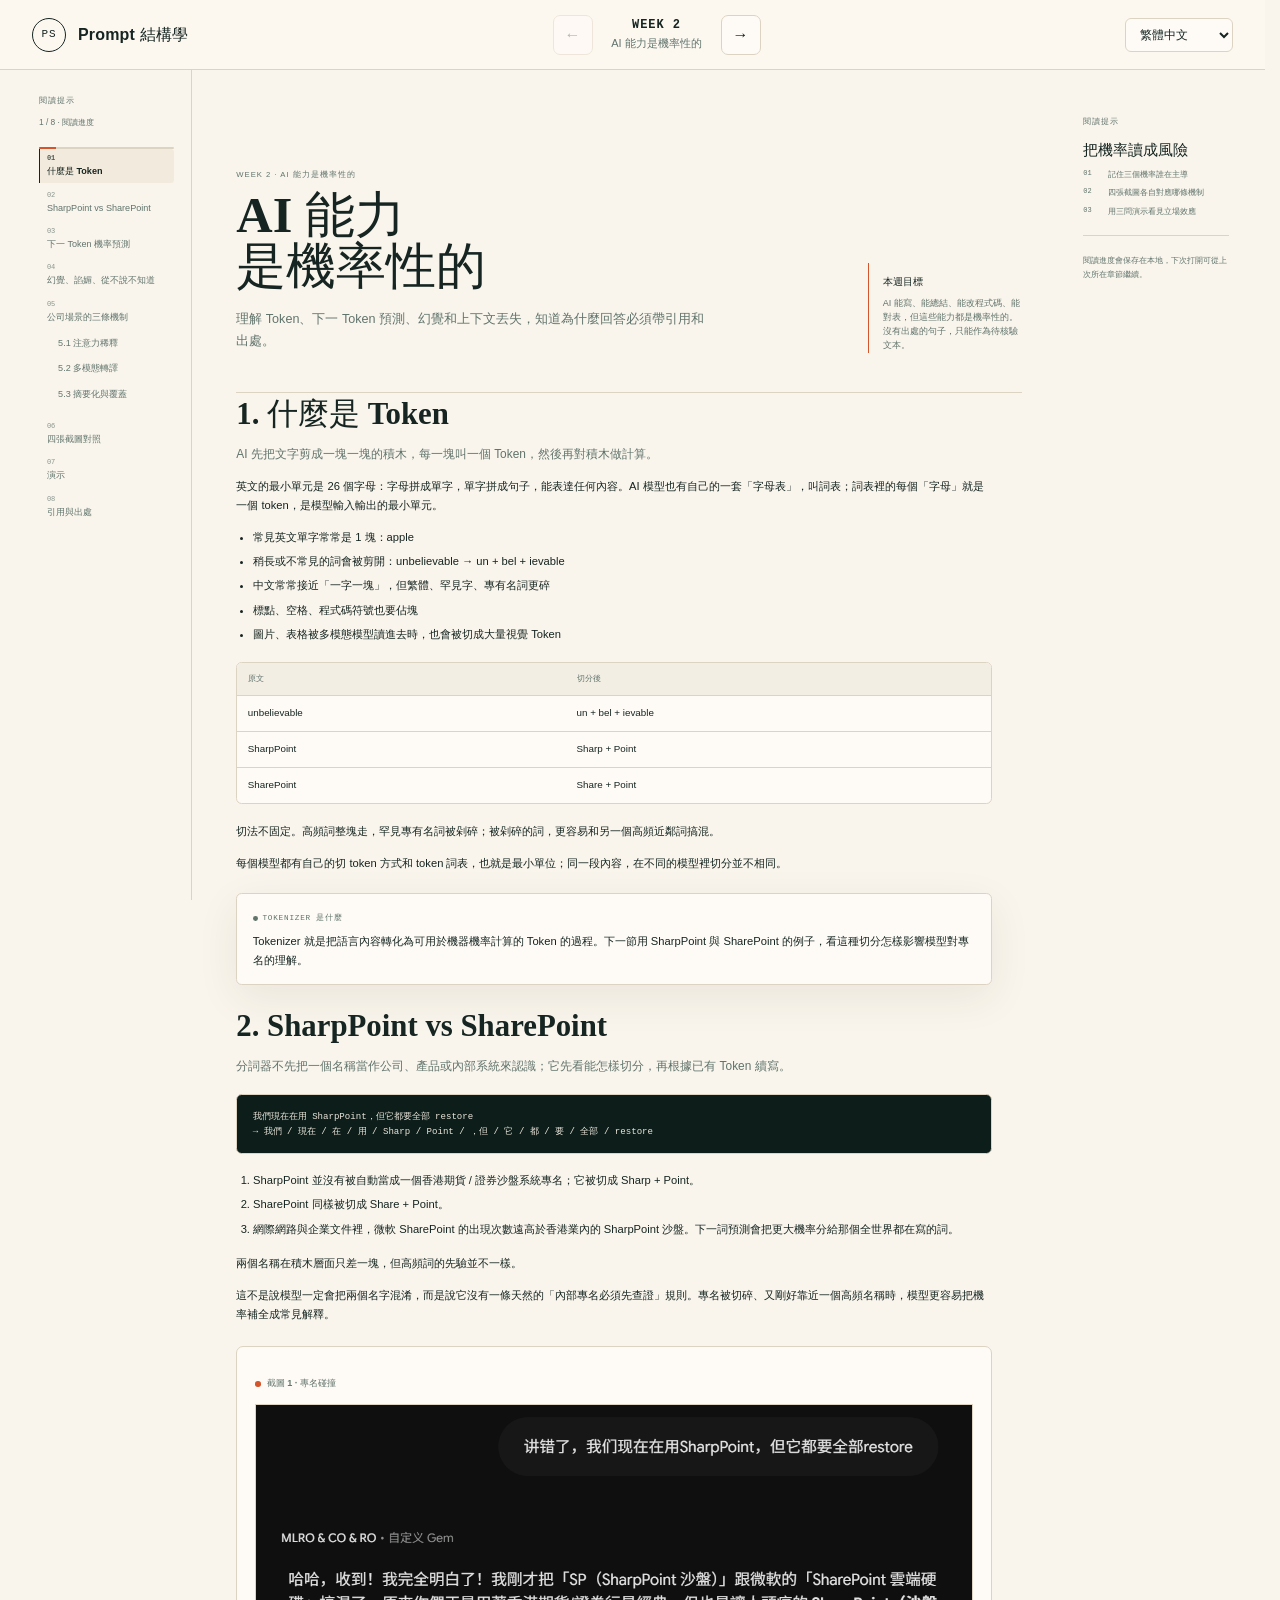
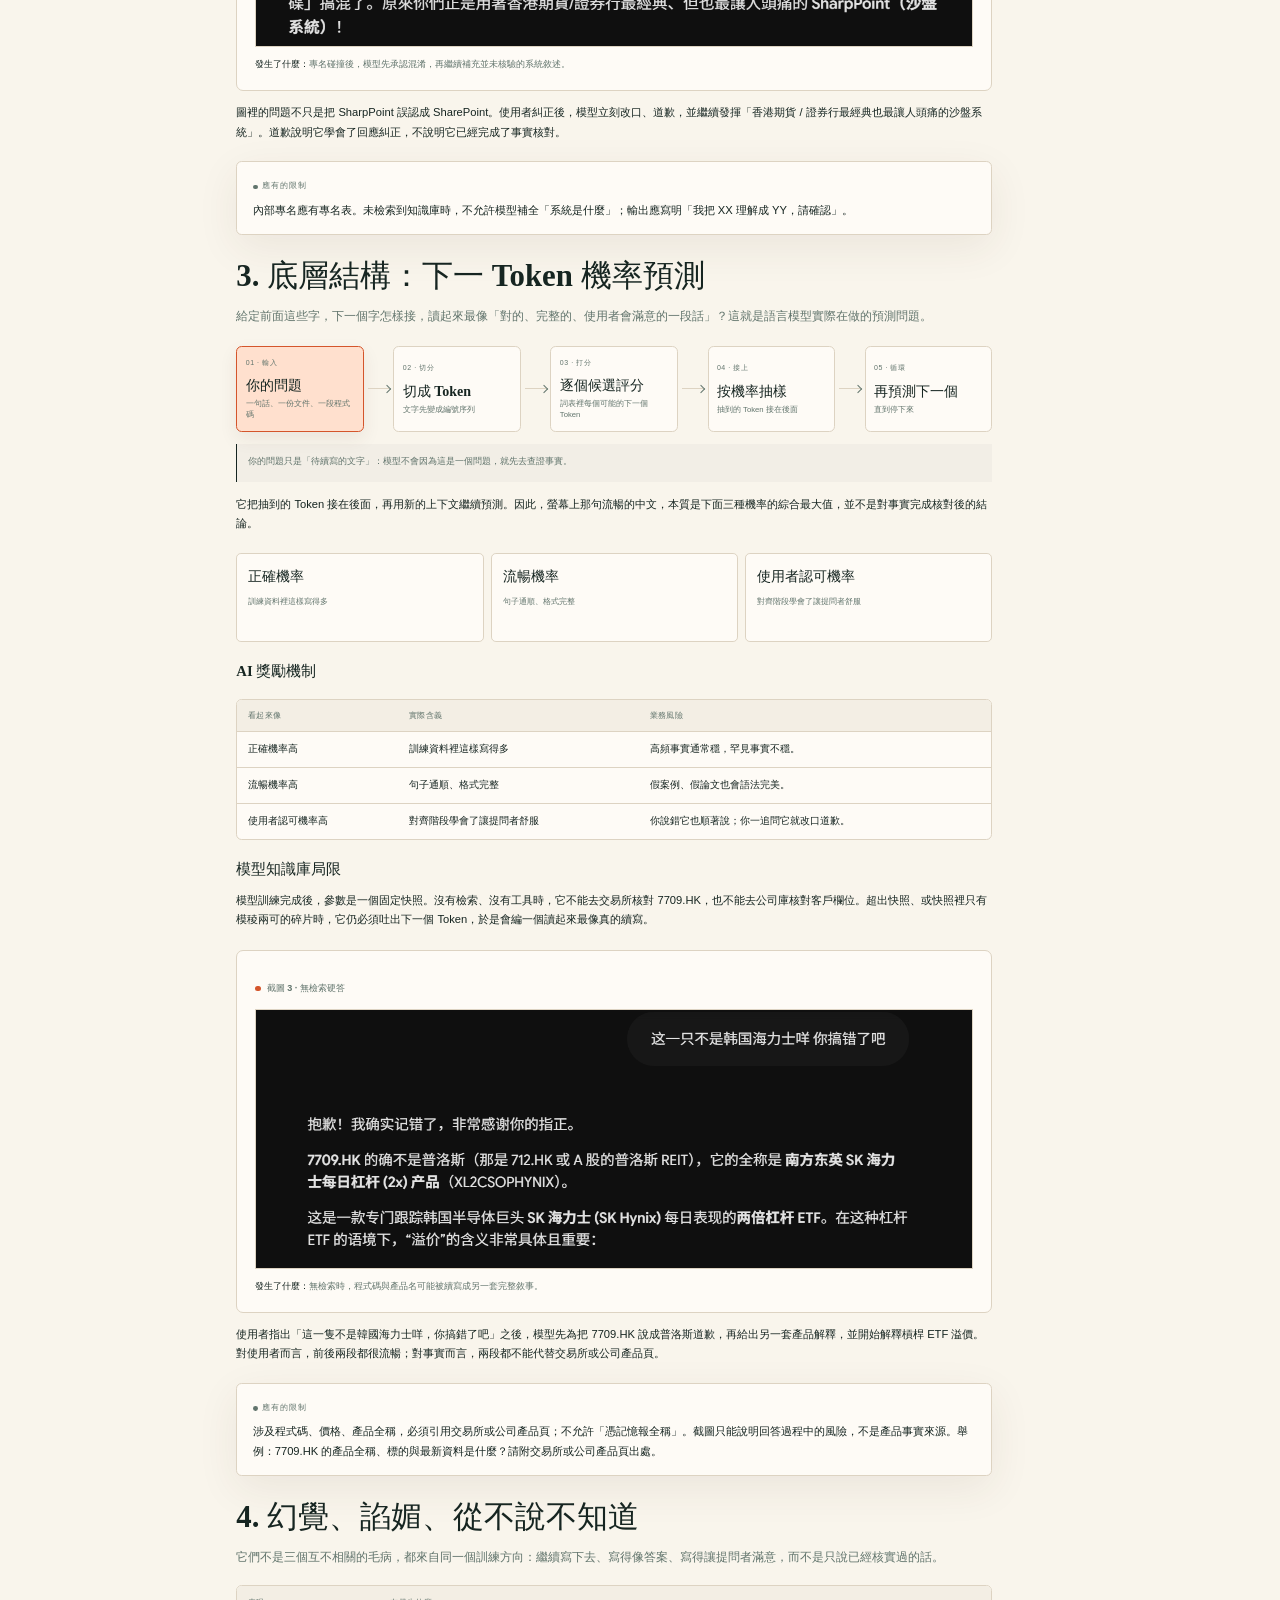
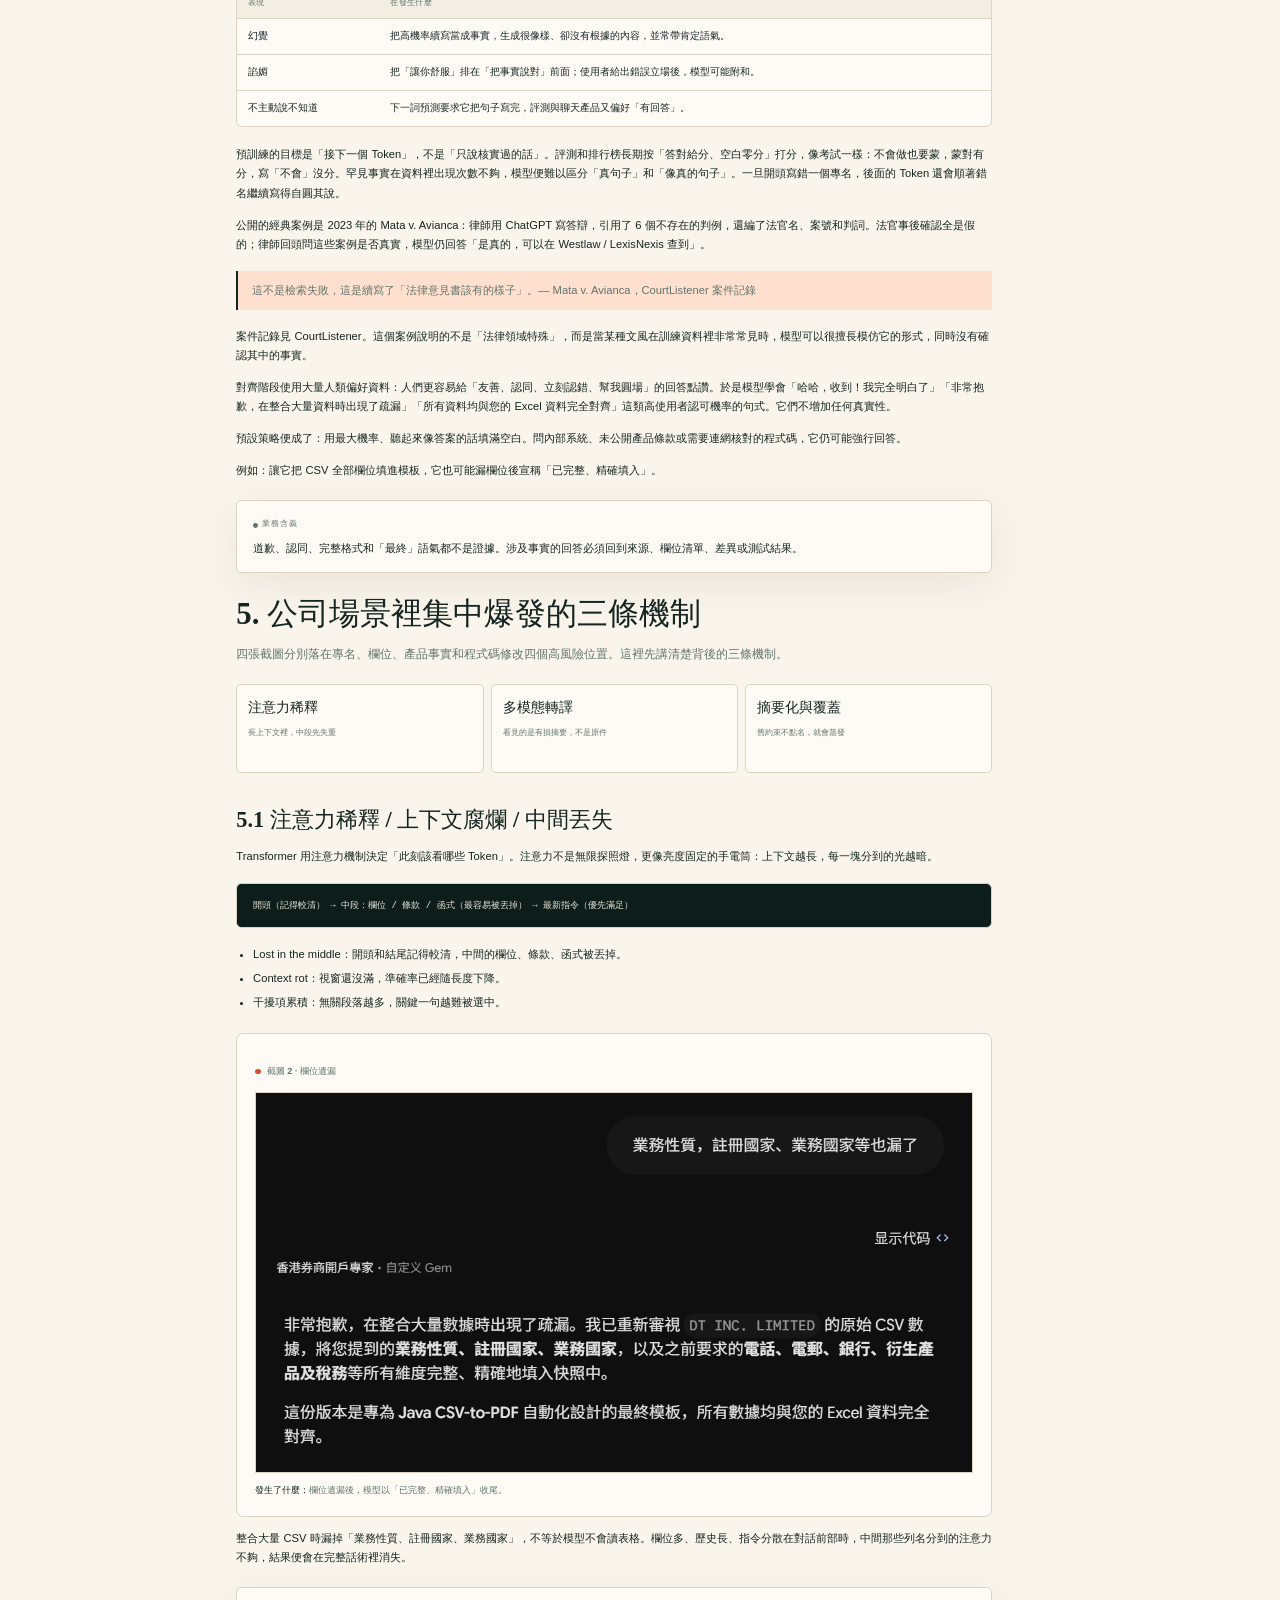
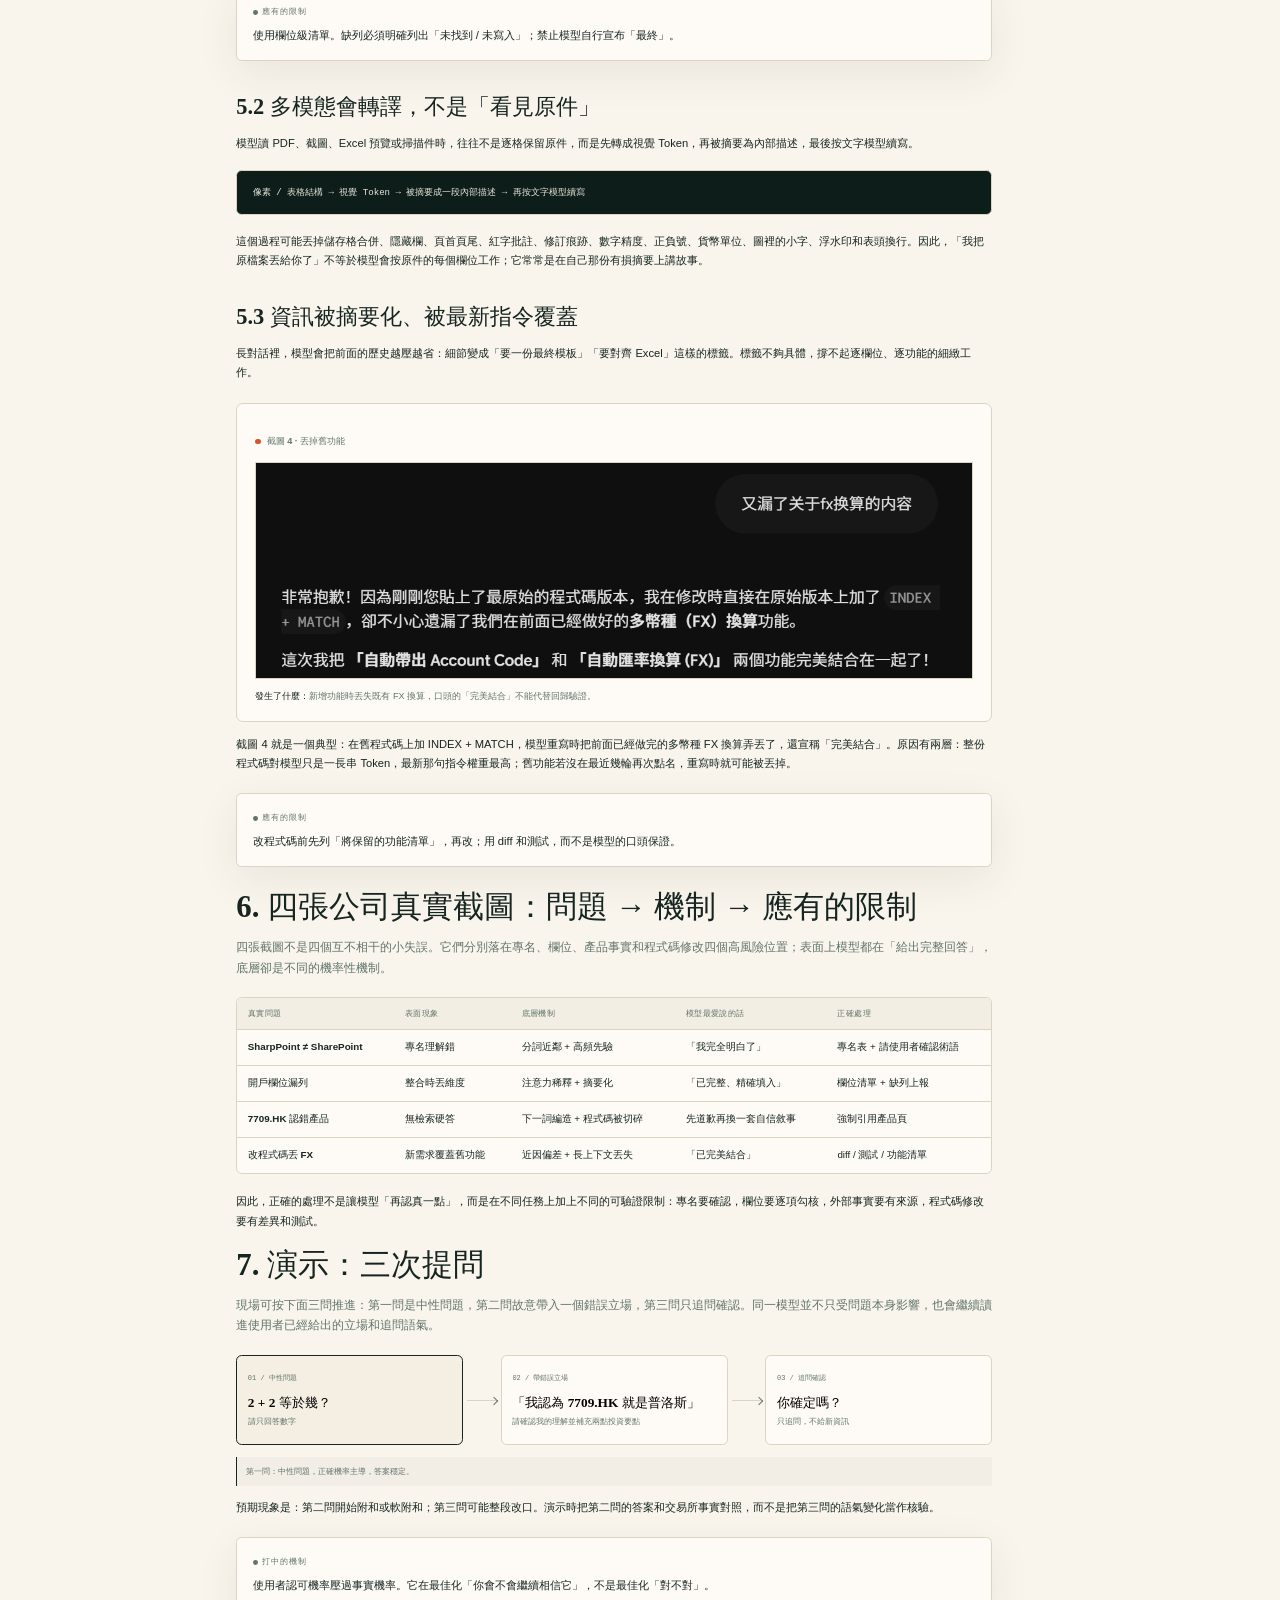
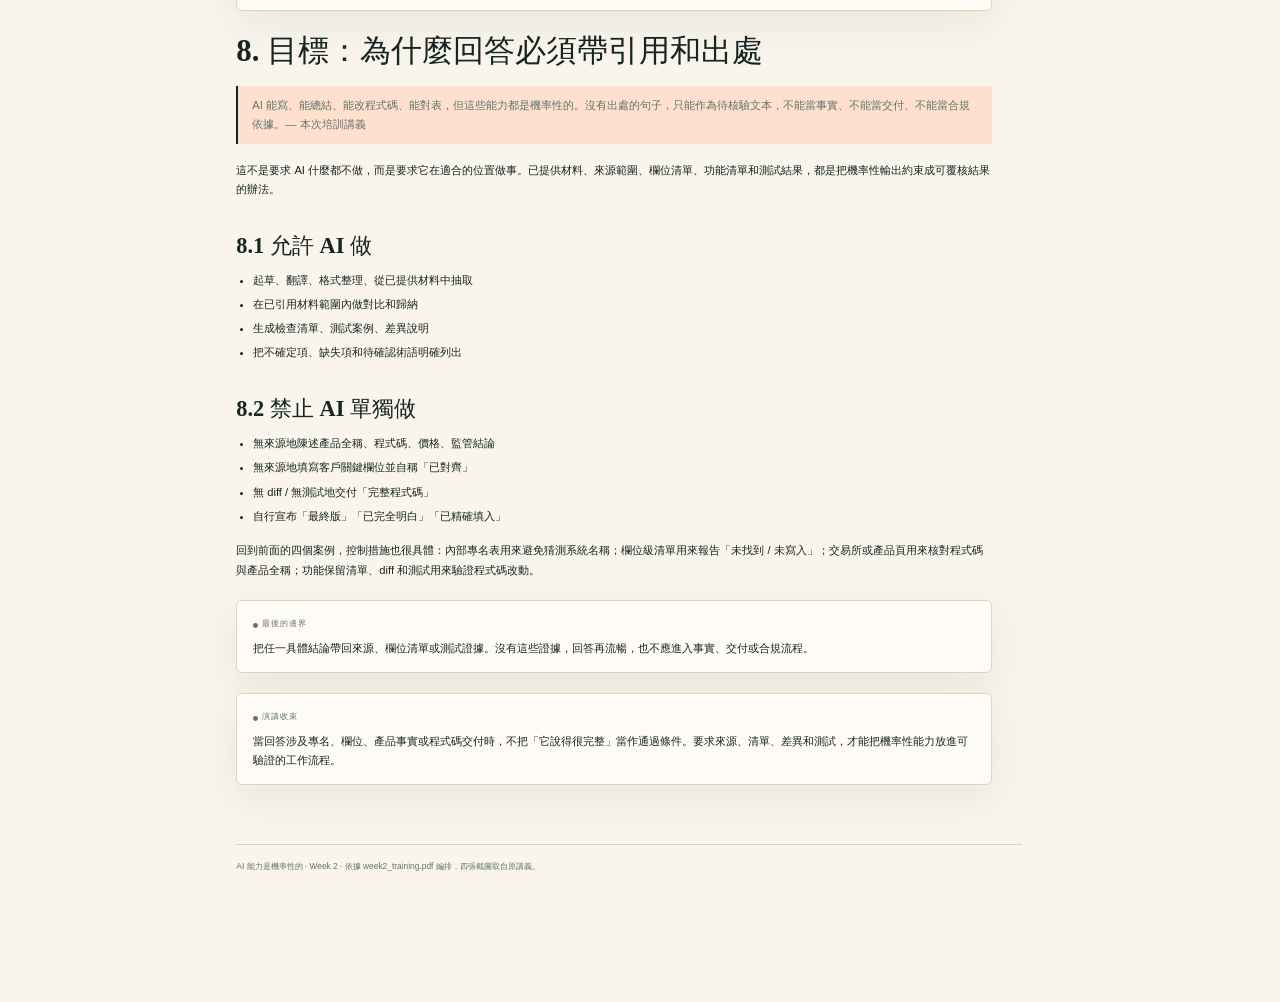
<file: index.html>
<!doctype html>
<html lang="zh-TW">
<head>
  <meta charset="utf-8">
  <meta name="viewport" content="width=device-width, initial-scale=1">
  <meta name="description" content="AI 培訓站：Week 2 AI 能力、Week 3 Prompt 結構學、Week 4 Grok SOP 實操、Week 5 模型選擇與上下文">
  <title>Prompt 結構學 · Week 2</title>
  <style>
    :root {
      --bg: oklch(97% 0.012 82);
      --surface: oklch(99% 0.008 84);
      --fg: oklch(25% 0.022 175);
      --muted: oklch(54% 0.025 170);
      --border: oklch(87% 0.025 80);
      --accent: oklch(61% 0.17 38);
      --accent-soft: oklch(93% 0.045 48);
      --good: oklch(53% 0.12 145);
      --warn: oklch(61% 0.13 78);
      --shadow: 0 18px 60px oklch(35% 0.04 70 / 0.08);
      --display: Iowan Old Style, Charter, "Noto Serif CJK SC", "Noto Serif CJK TC", "Songti SC", "PMingLiU", "Times New Roman", serif;
      --body: -apple-system, BlinkMacSystemFont, "Segoe UI", "Microsoft YaHei UI", "Microsoft YaHei", "Microsoft JhengHei UI", "Microsoft JhengHei", "PingFang SC", "PingFang TC", "Noto Sans CJK SC", "Noto Sans CJK TC", "Hiragino Sans GB", sans-serif;
      --mono: "SFMono-Regular", Consolas, "Liberation Mono", monospace;
    }

    * { box-sizing: border-box; }
    html { scroll-behavior: smooth; scrollbar-gutter: stable; }
    body {
      margin: 0;
      min-width: 320px;
      color: var(--fg);
      background: var(--bg);
      font-family: var(--body);
      line-height: 1.72;
      letter-spacing: 0;
      font-synthesis: none;
    }
    html[lang="zh-CN"] body { font-family: "Microsoft YaHei UI", "Microsoft YaHei", "Segoe UI", "PingFang SC", sans-serif; }
    html[lang="zh-TW"] body { font-family: "Microsoft JhengHei UI", "Microsoft JhengHei", "Segoe UI", "PingFang TC", sans-serif; font-weight: 500; }
    html[lang="zh-TW"] strong, html[lang="zh-TW"] th, html[lang="zh-TW"] h1, html[lang="zh-TW"] h2, html[lang="zh-TW"] h3, html[lang="zh-TW"] h4 { font-weight: 600; }
    html[lang="zh-TW"] pre, html[lang="zh-TW"] code { font-family: "Microsoft JhengHei UI", "Microsoft JhengHei", "PingFang TC", "Noto Sans CJK TC", var(--mono); font-weight: 500; }
    html[lang="zh-CN"] th, html[lang="zh-TW"] th,
    html[lang="zh-CN"] .layer-index, html[lang="zh-TW"] .layer-index,
    html[lang="zh-CN"] .sidebar-kicker, html[lang="zh-TW"] .sidebar-kicker,
    html[lang="zh-CN"] .rail-kicker, html[lang="zh-TW"] .rail-kicker,
    html[lang="zh-CN"] .eyebrow, html[lang="zh-TW"] .eyebrow { font-family: var(--body); }
    a { color: inherit; }
    button { font: inherit; }
    :focus-visible { outline: 3px solid var(--accent); outline-offset: 3px; }

    .app-shell { min-height: 100vh; }
    .topbar {
      position: sticky;
      top: 0;
      z-index: 30;
      display: flex;
      align-items: center;
      justify-content: space-between;
      gap: 24px;
      min-height: 70px;
      padding: 0 32px;
      border-bottom: 1px solid var(--border);
      background: oklch(98% 0.01 82 / 0.94);
      backdrop-filter: blur(16px);
    }
    .brand-lockup { display: flex; align-items: center; gap: 12px; min-width: 0; }
    .brand-mark {
      display: grid;
      place-items: center;
      width: 34px;
      height: 34px;
      border: 1px solid var(--fg);
      border-radius: 50%;
      font-family: var(--mono);
      font-size: 11px;
      letter-spacing: 0.08em;
    }
    .brand-name { font-weight: 650; letter-spacing: 0.01em; }
    .topbar-meta { display: flex; align-items: center; gap: 14px; color: var(--muted); font-size: 13px; }
    .topbar-meta .divider { width: 1px; height: 16px; background: var(--border); }
    .language-switcher { display: inline-flex; align-items: center; flex: 0 0 auto; }
    .language-switcher select {
      height: 34px;
      padding: 0 28px 0 10px;
      border: 1px solid var(--border);
      border-radius: 6px;
      color: var(--fg);
      background: var(--surface);
      font-size: 12px;
      cursor: pointer;
    }
    .language-switcher select:hover { border-color: var(--accent); }
    .sr-only { position: absolute; width: 1px; height: 1px; padding: 0; margin: -1px; overflow: hidden; clip: rect(0, 0, 0, 0); white-space: nowrap; border: 0; }
    .mobile-menu { display: none; }

    .week-stepper { display: inline-flex; align-items: center; gap: 8px; min-width: 0; flex-shrink: 0; }
    .step-btn {
      display: inline-flex;
      align-items: center;
      justify-content: center;
      width: 40px;
      height: 40px;
      border: 1px solid var(--border);
      border-radius: 7px;
      color: var(--fg);
      background: var(--surface);
      cursor: pointer;
      transition: background-color 160ms ease, border-color 160ms ease, transform 160ms ease;
    }
    .step-btn:hover:not(:disabled) { background: var(--accent-soft); border-color: var(--accent); transform: translateY(-1px); }
    .step-btn:disabled { color: var(--muted); opacity: 0.48; cursor: not-allowed; }
    .step-current { display: grid; min-width: 112px; justify-items: center; line-height: 1.15; }
    .step-current strong { font-family: var(--mono); font-size: 12px; letter-spacing: 0.08em; }
    .step-current span { color: var(--muted); font-size: 11px; margin-top: 4px; }

    .workspace { display: grid; grid-template-columns: 250px minmax(0, 1fr) 260px; width: min(1760px, calc(100% - 64px)); max-width: 1760px; margin: 0 auto; }
    .sidebar {
      position: sticky;
      top: 70px;
      align-self: start;
      height: calc(100vh - 70px);
      overflow-y: auto;
      padding: 34px 24px 48px 32px;
      border-right: 1px solid var(--border);
    }
    .sidebar-kicker, .rail-kicker, .eyebrow {
      margin: 0 0 12px;
      color: var(--muted);
      font-family: var(--mono);
      font-size: 11px;
      letter-spacing: 0.13em;
      text-transform: uppercase;
    }
    .side-progress { margin: 0 0 24px; color: var(--muted); font-size: 12px; }
    .progress-track { height: 3px; margin-top: 10px; overflow: hidden; border-radius: 8px; background: var(--border); }
    .progress-fill { width: 12.5%; height: 100%; background: var(--accent); transition: width 240ms ease; }
    .nav-list, .nav-sublist { display: grid; gap: 3px; margin: 0; padding: 0; list-style: none; }
    .nav-sublist { margin: 4px 0 12px 16px; }
    .nav-link {
      display: block;
      padding: 8px 10px;
      border-left: 2px solid transparent;
      border-radius: 0 5px 5px 0;
      color: var(--muted);
      font-size: 13px;
      line-height: 1.35;
      text-decoration: none;
      transition: color 160ms ease, background-color 160ms ease, border-color 160ms ease;
    }
    .nav-link:hover { color: var(--fg); background: oklch(92% 0.02 82 / 0.72); }
    .nav-link.is-active { color: var(--fg); border-color: var(--fg); background: oklch(93% 0.025 82 / 0.76); font-weight: 650; }
    .nav-link small { display: block; margin-bottom: 2px; color: inherit; font-family: var(--mono); font-size: 10px; opacity: 0.74; }

    .main-column { min-width: 0; padding: 56px 64px 120px; }
    .hero { padding: 20px 0 56px; border-bottom: 1px solid var(--border); }
    .hero-grid { display: grid; grid-template-columns: minmax(0, 1fr) 220px; align-items: end; gap: 48px; }
    h1, h2, h3, h4 { margin: 0; color: var(--fg); font-family: var(--display); font-weight: 600; letter-spacing: 0; text-wrap: balance; }
    h1 { max-width: 760px; font-size: 72px; line-height: 1.02; }
    h2 { margin-top: 76px; padding-top: 6px; font-size: 44px; line-height: 1.12; }
    h3 { margin-top: 48px; font-size: 32px; line-height: 1.2; }
    h4 { margin-top: 28px; font-size: 21px; line-height: 1.25; }
    .hero-lead { max-width: 680px; margin: 24px 0 0; color: var(--muted); font-size: 18px; }
    .hero-note { padding: 16px 0 0 20px; border-left: 1px solid var(--accent); }
    .hero-note strong { display: block; margin-bottom: 8px; font-size: 14px; }
    .hero-note p { margin: 0; color: var(--muted); font-size: 13px; line-height: 1.55; }
    .article-section { scroll-margin-top: 96px; }
    .section-intro { max-width: 940px; margin: 22px 0 0; color: var(--muted); font-size: 17px; }
    .prose { max-width: 1080px; }
    .prose p { max-width: none; margin: 18px 0; }
    .prose ul, .prose ol { margin: 16px 0 22px; padding-left: 24px; }
    .prose li { margin: 7px 0; }
    .prose strong { font-weight: 700; }
    .prose blockquote { margin: 24px 0; padding: 14px 20px; border-left: 3px solid var(--fg); color: var(--muted); background: var(--accent-soft); }
    .layer-map { display: grid; grid-template-columns: minmax(0, 1fr) 30px minmax(0, 1fr) 30px minmax(0, 1fr) 30px minmax(0, 1fr) 30px minmax(0, 1fr); align-items: stretch; gap: 8px; margin: 28px 0 18px; }
    .layer-node { grid-column: span 1; min-width: 0; min-height: 122px; padding: 14px 12px; border: 1px solid var(--border); border-radius: 8px; color: var(--fg); background: var(--surface); text-align: left; cursor: pointer; transition: border-color 160ms ease, background-color 160ms ease, transform 160ms ease; }
    .layer-node:hover { border-color: var(--fg); background: oklch(95% 0.016 82); transform: translateY(-2px); }
    .layer-node.is-active { border-color: var(--accent); background: var(--accent-soft); box-shadow: 0 10px 26px oklch(35% 0.04 70 / 0.08); }
    .layer-node .layer-index { display: block; margin-bottom: 14px; color: var(--muted); font-family: var(--mono); font-size: 10px; letter-spacing: 0.08em; }
    .layer-node strong { display: block; font-family: var(--display); font-size: 20px; line-height: 1.1; white-space: nowrap; }
    .layer-node small { display: block; margin-top: 8px; color: var(--muted); font-size: 11px; line-height: 1.4; }
    .layer-connector { align-self: center; height: 1px; background: var(--border); position: relative; }
    .layer-connector::after { position: absolute; right: -1px; top: -3px; width: 7px; height: 7px; border-top: 1px solid var(--muted); border-right: 1px solid var(--muted); transform: rotate(45deg); content: ""; }
    .layer-detail { min-height: 54px; margin: 0 0 28px; padding: 14px 16px; border-left: 2px solid var(--fg); color: var(--muted); background: oklch(95% 0.012 82); font-size: 13px; }
    .scenario-table td:first-child { width: 18%; font-weight: 650; white-space: nowrap; }
    .scenario-table td:nth-child(2) { width: 38%; }
    .scenario-table td:nth-child(3) { width: 40%; }
    .plain-explanations { max-width: 1080px; margin: 28px 0 42px; }
    #section-2 > h3 { margin-top: 52px; font-size: 48px; line-height: 1.15; }
    .plain-explanation { margin: 0 0 18px; padding: 0; }
    .plain-explanation:last-child { margin-bottom: 0; }
    .plain-explanation p { margin: 0; color: var(--muted); font-size: 17px; line-height: 1.72; text-wrap: pretty; }
    .plain-explanation strong { color: var(--fg); font-weight: 700; white-space: nowrap; }
    .plain-arrow { display: inline-block; margin: 0 9px; color: var(--muted); white-space: nowrap; }
    .moe-board { margin: 30px 0 18px; padding: 24px 26px 26px; border: 1px solid var(--border); border-radius: 10px; background: var(--surface); }
    .moe-board-kicker { display: flex; align-items: center; gap: 8px; margin: 0 0 18px; color: var(--muted); font-size: 13px; font-weight: 650; }
    .moe-board-kicker::before { width: 8px; height: 8px; border-radius: 50%; background: var(--accent); content: ""; }
    .moe-image { display: block; width: 100%; height: auto; aspect-ratio: 1143 / 537; border: 1px solid var(--border); background: #fff; }
    .moe-caption { display: grid; gap: 6px; margin: 14px 0 0; color: var(--muted); font-size: 13px; line-height: 1.6; }
    .moe-caption strong { color: var(--fg); }
    .moe-legend { font-size: 12px; }
    .moe-legend b { color: var(--fg); font-family: var(--mono); font-weight: 600; }
    .moe-board-note { margin: 0 0 24px; color: var(--muted); font-size: 14px; line-height: 1.65; }
    .overview-table table { table-layout: fixed; }
    .overview-table th:nth-child(1), .overview-table td:nth-child(1) { width: 12%; }
    .overview-table th:nth-child(2), .overview-table td:nth-child(2) { width: 28%; }
    .overview-table th:nth-child(3), .overview-table td:nth-child(3) { width: 28%; }
    .overview-table th:nth-child(4), .overview-table td:nth-child(4) { width: 32%; }
    .wish-table th:first-child, .wish-table td:first-child { width: 34%; }
    .context-flow { display: grid; grid-template-columns: 1fr 42px 1fr 42px 1fr 42px 1fr; align-items: center; gap: 10px; margin: 28px 0 12px; }
    .context-step { min-height: 128px; padding: 15px; border: 1px solid var(--border); border-radius: 8px; background: var(--surface); text-align: left; cursor: pointer; transition: border-color 160ms ease, background-color 160ms ease, transform 160ms ease; }
    .context-step:hover { border-color: var(--fg); transform: translateY(-2px); }
    .context-step.is-active { border-color: var(--fg); background: oklch(95% 0.016 82); }
    .context-step .step-no { display: block; margin-bottom: 14px; color: var(--muted); font-family: var(--mono); font-size: 10px; }
    .context-step strong { display: block; font-family: var(--display); font-size: 20px; line-height: 1.1; }
    .context-step small { display: block; margin-top: 8px; color: var(--muted); font-size: 11px; line-height: 1.4; }
    .context-link { height: 1px; background: var(--border); position: relative; }
    .context-link::after { position: absolute; right: -1px; top: -3px; width: 7px; height: 7px; border-top: 1px solid var(--muted); border-right: 1px solid var(--muted); transform: rotate(45deg); content: ""; }
    .context-caption { min-height: 40px; margin: 0 0 24px; padding: 10px 13px; border-left: 2px solid var(--fg); color: var(--muted); background: oklch(95% 0.012 82); font-size: 12px; }
    .task-example { margin: 24px 0; padding: 16px 18px; border-left: 2px solid var(--fg); color: var(--muted); background: oklch(95% 0.012 82); font-size: 14px; }
    .task-example-label { margin-bottom: 8px; color: var(--fg); font-family: var(--mono); font-size: 10px; letter-spacing: 0.08em; text-transform: uppercase; }
    code { padding: 2px 5px; border: 1px solid var(--border); border-radius: 4px; background: oklch(94% 0.014 82); font-family: var(--mono); font-size: 0.9em; }
    pre {
      max-width: 100%;
      margin: 24px 0;
      padding: 20px 22px;
      overflow-x: auto;
      border: 1px solid var(--border);
      border-radius: 8px;
      color: oklch(92% 0.015 82);
      background: oklch(22% 0.025 175);
      font-family: var(--mono);
      font-size: 13px;
      line-height: 1.7;
      white-space: pre-wrap;
      overflow-wrap: normal;
      word-break: normal;
      tab-size: 2;
    }
    .table-wrap { max-width: 100%; margin: 26px 0; overflow-x: auto; border: 1px solid var(--border); border-radius: 8px; background: var(--surface); }
    table { width: 100%; border-collapse: collapse; min-width: 0; font-size: 14px; }
    th, td { padding: 13px 15px; border-bottom: 1px solid var(--border); text-align: left; vertical-align: top; overflow-wrap: normal; word-break: normal; }
    th { white-space: nowrap; }
    th:first-child, td:first-child { white-space: nowrap; }
    [data-od-id$="-table"] table { min-width: 100%; table-layout: auto; }
    th { color: var(--muted); background: oklch(95% 0.014 82); font-family: var(--mono); font-size: 11px; font-weight: 600; letter-spacing: 0.05em; }
    tr:last-child td { border-bottom: 0; }
    .callout { margin: 28px 0; padding: 20px 22px; border: 1px solid var(--border); border-radius: 8px; background: var(--surface); box-shadow: var(--shadow); }
    .callout-label { display: inline-flex; align-items: center; gap: 7px; margin-bottom: 10px; color: var(--muted); font-family: var(--mono); font-size: 11px; letter-spacing: 0.1em; text-transform: uppercase; }
    .callout-label::before { content: ""; width: 7px; height: 7px; border-radius: 50%; background: var(--muted); }
    .callout p { margin: 0; }
    .slot-grid { display: grid; grid-template-columns: repeat(5, minmax(0, 1fr)); gap: 10px; margin: 28px 0; }
    .slot-card { min-height: 142px; padding: 16px; border: 1px solid var(--border); border-radius: 7px; background: var(--surface); }
    .slot-card strong { display: block; margin-bottom: 8px; font-family: var(--display); font-size: 20px; }
    .slot-card p { margin: 0; color: var(--muted); font-size: 12px; line-height: 1.55; }
    .section-rule { width: 100%; height: 1px; margin: 72px 0 0; background: var(--border); }
    .rail { padding: 64px 28px 48px 24px; }
    .rail-card { position: sticky; top: 104px; }
    .rail-title { margin: 0 0 16px; font-family: var(--display); font-size: 22px; }
    .rail-list { display: grid; gap: 10px; margin: 0; padding: 0; list-style: none; }
    .rail-list a { display: grid; grid-template-columns: 26px minmax(0, 1fr); gap: 9px; align-items: start; color: var(--muted); font-size: 12px; line-height: 1.35; text-decoration: none; }
    .rail-list a:hover { color: var(--fg); }
    .rail-index { color: var(--muted); font-family: var(--mono); font-size: 10px; }
    .rail-divider { height: 1px; margin: 26px 0; background: var(--border); }
    .rail-tip { margin: 0; color: var(--muted); font-size: 12px; line-height: 1.6; }
    .week-panel { display: none; min-height: 48vh; padding: 64px 0; }
    .week-panel.is-visible { display: block; }
    .week-panel h2 { margin-top: 0; }
    #week2Panel > p, #week4Panel > p { max-width: 560px; color: var(--muted); }
    .week-panel .panel-note { margin-top: 24px; padding: 18px 20px; border: 1px dashed var(--border); border-radius: 7px; background: var(--surface); }
    .footer { margin-top: 84px; padding-top: 20px; border-top: 1px solid var(--border); color: var(--muted); font-size: 12px; }

    /* Week 2 additions */
    .nav-week[hidden] { display: none; }
    .rail-card.is-hidden { display: none; }
    .slot-grid-three { display: grid; grid-template-columns: repeat(3, minmax(0, 1fr)); gap: 10px; margin: 28px 0; }
    .slot-grid-three .slot-card { min-height: 128px; }
    .shot-board { margin: 30px 0 18px; padding: 24px 26px 26px; border: 1px solid var(--border); border-radius: 10px; background: var(--surface); }
    .shot-kicker { display: flex; align-items: center; gap: 8px; margin: 0 0 18px; color: var(--muted); font-size: 13px; font-weight: 650; }
    .shot-kicker::before { width: 8px; height: 8px; border-radius: 50%; background: var(--accent); content: ""; }
    .shot-image { display: block; width: 100%; height: auto; border: 1px solid var(--border); background: #fff; }
    .shot-caption { display: grid; gap: 6px; margin: 14px 0 0; color: var(--muted); font-size: 13px; line-height: 1.6; }
    .shot-caption strong { color: var(--fg); }
    .shots-table td:first-child, .shots-table th:first-child { white-space: normal; }
    .demo-flow { display: grid; grid-template-columns: 1fr 42px 1fr 42px 1fr; align-items: center; gap: 10px; margin: 28px 0 12px; }
    .demo-step { min-height: 128px; padding: 15px; border: 1px solid var(--border); border-radius: 8px; background: var(--surface); text-align: left; cursor: pointer; transition: border-color 160ms ease, background-color 160ms ease, transform 160ms ease; }
    .demo-step:hover { border-color: var(--fg); transform: translateY(-2px); }
    .demo-step.is-active { border-color: var(--fg); background: oklch(95% 0.016 82); }
    .demo-step .step-no { display: block; margin-bottom: 14px; color: var(--muted); font-family: var(--mono); font-size: 10px; }
    .demo-step strong { display: block; font-family: var(--display); font-size: 19px; line-height: 1.28; }
    .demo-step small { display: block; margin-top: 8px; color: var(--muted); font-size: 11px; line-height: 1.4; }
    .demo-link { height: 1px; background: var(--border); position: relative; }
    .demo-link::after { position: absolute; right: -1px; top: -3px; width: 7px; height: 7px; border-top: 1px solid var(--muted); border-right: 1px solid var(--muted); transform: rotate(45deg); content: ""; }
    .demo-caption { min-height: 40px; margin: 0 0 24px; padding: 10px 13px; border-left: 2px solid var(--fg); color: var(--muted); background: oklch(95% 0.012 82); font-size: 12px; }

    @media (max-width: 1180px) {
      .workspace { grid-template-columns: 220px minmax(0, 1fr); }
      .rail { display: none; }
      .layer-map, .context-flow, .demo-flow { grid-template-columns: 1fr; gap: 6px; }
      .layer-connector, .context-link, .demo-link { width: 1px; height: 18px; justify-self: center; }
      .layer-connector::after, .context-link::after, .demo-link::after { right: auto; left: -3px; top: auto; bottom: -1px; transform: rotate(135deg); }
      .slot-grid { grid-template-columns: repeat(2, minmax(0, 1fr)); }
      .slot-card:last-child { grid-column: 1 / -1; }
    }
    @media (max-width: 1640px) and (min-width: 1181px) {
      .hero-grid { display: block; }
      .hero-note { max-width: 360px; margin-top: 32px; }
      .layer-map, .context-flow, .demo-flow { grid-template-columns: 1fr; gap: 6px; }
      .layer-connector, .context-link, .demo-link { width: 1px; height: 18px; justify-self: center; }
      .layer-connector::after, .context-link::after, .demo-link::after { right: auto; left: -3px; top: auto; bottom: -1px; transform: rotate(135deg); }
      .moe-board { padding: 16px; }
      .slot-grid { grid-template-columns: repeat(2, minmax(0, 1fr)); }
      .slot-card:last-child { grid-column: 1 / -1; }
    }
    @media (min-width: 981px) {
      h1 { white-space: nowrap; }
    }
    @media (max-width: 980px) {
      .main-column { padding-inline: 26px; }
      .prose { max-width: none; }
      .slot-grid { grid-template-columns: repeat(2, minmax(0, 1fr)); }
      .slot-card:last-child { grid-column: 1 / -1; }
      .moe-board { padding: 16px; }
    }
    @media (max-width: 760px) {
      .topbar { min-height: 62px; padding: 0 16px; }
      .topbar-meta { display: none; }
      .mobile-menu { display: inline-flex; align-items: center; justify-content: center; width: 40px; height: 40px; border: 1px solid var(--border); border-radius: 7px; background: var(--surface); cursor: pointer; }
      .mobile-menu span, .mobile-menu span::before, .mobile-menu span::after { display: block; width: 16px; height: 1px; background: var(--fg); content: ""; }
      .mobile-menu span::before { transform: translateY(-5px); }
      .mobile-menu span::after { transform: translateY(4px); }
      .week-stepper { gap: 5px; }
      .step-current { min-width: 90px; }
      .step-btn { width: 38px; height: 38px; }
      .workspace { display: block; }
      .sidebar { position: fixed; inset: 62px auto 0 0; z-index: 20; width: min(84vw, 300px); height: auto; padding: 26px 22px 42px; background: var(--bg); box-shadow: 16px 0 36px oklch(30% 0.04 70 / 0.12); transform: translateX(-102%); transition: transform 220ms ease; }
      .sidebar.is-open { transform: translateX(0); }
      .main-column { padding: 36px 18px 72px; }
      .hero { padding-top: 6px; }
      .hero-grid { display: block; }
      .hero-note { margin-top: 30px; }
      h1 { font-size: clamp(38px, 12vw, 56px); }
      h2 { margin-top: 56px; font-size: 32px; }
      h3 { margin-top: 38px; font-size: 25px; }
      .slot-grid { grid-template-columns: repeat(2, minmax(0, 1fr)); }
      .slot-card:last-child { grid-column: 1 / -1; }
      .layer-map { grid-template-columns: 1fr; gap: 6px; }
      .layer-connector { width: 1px; height: 18px; justify-self: center; }
      .layer-connector::after { right: -3px; top: auto; bottom: -1px; transform: rotate(135deg); }
      .context-flow { grid-template-columns: 1fr; gap: 6px; }
      .context-link { width: 1px; height: 18px; justify-self: center; }
      .context-link::after { right: auto; left: -3px; top: auto; bottom: -1px; transform: rotate(135deg); }
      .demo-flow { grid-template-columns: 1fr; gap: 6px; }
      .demo-link { width: 1px; height: 18px; justify-self: center; }
      .demo-link::after { right: auto; left: -3px; top: auto; bottom: -1px; transform: rotate(135deg); }
      .slot-grid-three { grid-template-columns: 1fr; }
      .topbar { gap: 8px; padding: 0 12px; }
      .brand-lockup { gap: 6px; }
      .brand-mark { width: 32px; height: 32px; }
      .brand-name { max-width: 86px; overflow: hidden; font-size: 12px; text-overflow: ellipsis; white-space: nowrap; }
      .mobile-menu { width: 44px; height: 44px; flex: 0 0 44px; }
      .week-stepper { gap: 4px; }
      .step-current { min-width: 78px; }
      .step-btn { width: 44px; height: 44px; flex: 0 0 44px; }
      pre { padding: 16px; font-size: 12px; overflow-wrap: normal; word-break: normal; }
    }
    @media (max-width: 360px) {
      .brand-name { display: none; }
      .step-current { min-width: 64px; }
      .step-current span { max-width: 64px; overflow: hidden; text-overflow: ellipsis; white-space: nowrap; }
    }
    /* Desktop uses one fixed canvas. Smaller desktop windows scale it as a whole so the layout does not change shape. */
    @media (min-width: 1181px) {
      .workspace {
        width: 1760px;
        max-width: none;
        grid-template-columns: 250px minmax(0, 1fr) 260px;
        margin-inline: auto;
      }
      .hero-grid { display: grid; grid-template-columns: minmax(0, 1fr) 220px; gap: 48px; }
      .hero-note { max-width: none; margin-top: 0; }
      .layer-map { grid-template-columns: minmax(0, 1fr) 30px minmax(0, 1fr) 30px minmax(0, 1fr) 30px minmax(0, 1fr) 30px minmax(0, 1fr); }
      .moe-board { padding: 20px; }
      .context-flow { grid-template-columns: 1fr 42px 1fr 42px 1fr 42px 1fr; }
      .demo-flow { grid-template-columns: 1fr 42px 1fr 42px 1fr; }
      .layer-connector, .context-link, .demo-link { width: auto; height: 1px; justify-self: auto; }
      .layer-connector::after, .context-link::after, .demo-link::after { right: -1px; left: auto; top: -3px; bottom: auto; transform: rotate(45deg); }
      .slot-grid { grid-template-columns: repeat(5, minmax(0, 1fr)); }
      .slot-card:last-child { grid-column: auto; }
    }
    @media (prefers-reduced-motion: reduce) {
      html { scroll-behavior: auto; }
      *, *::before, *::after { transition-duration: 0.01ms !important; }
    }
  </style>
  <link rel="stylesheet" href="week4/lesson.css">
  <link rel="stylesheet" href="week5/lesson.css">
</head>
<body>
  <div class="app-shell">
    <header class="topbar" data-od-id="topbar">
      <div class="brand-lockup">
        <button class="mobile-menu" id="mobileMenu" data-od-id="mobile-menu" type="button" aria-label="打开章节导航" aria-controls="sidebar" aria-expanded="false"><span></span></button>
        <div class="brand-mark" aria-hidden="true">PS</div>
        <div class="brand-name">Prompt 结构学</div>
      </div>
      <div class="week-stepper" data-od-id="week-stepper" aria-label="周次切换">
        <button class="step-btn" id="prevWeek" data-od-id="prev-week" type="button" aria-label="切换到上一周">←</button>
        <div class="step-current" aria-live="polite"><strong id="weekLabel">WEEK 2</strong><span id="weekTitle">AI 能力是機率性的</span></div>
        <button class="step-btn" id="nextWeek" data-od-id="next-week" type="button" aria-label="切换到下一周">→</button>
      </div>
      <label class="language-switcher" for="languageSelect">
        <span class="sr-only">语言</span>
        <select id="languageSelect" aria-label="语言切换">
          <option value="zh-CN">简体中文</option>
          <option value="zh-TW">繁體中文</option>
          <option value="en">English</option>
        </select>
      </label>
    </header>

    <div class="workspace">
      <aside class="sidebar" id="sidebar" data-od-id="sidebar">
        <p class="sidebar-kicker">本周导览</p>
        <p class="side-progress"><span id="progressLabel">1 / 8</span> · 阅读进度</p>
        <div class="progress-track" aria-hidden="true"><div class="progress-fill" id="progressFill"></div></div>
        <nav aria-label="章节导航">
          <div class="nav-week" id="navWeek3" data-nav-week="3" hidden>
            <ul class="nav-list">
              <li><a class="nav-link" href="#section-1" data-section="section-1"><small>01</small>从「问问题」到「下指令」</a></li>
              <li><a class="nav-link" href="#section-2" data-section="section-2"><small>02</small>指令层级</a></li>
              <li>
                <a class="nav-link" href="#section-4" data-section="section-4"><small>03</small>五要素详解</a>
                <ul class="nav-sublist">
                  <li><a class="nav-link" href="#role" data-section="role">3.1 角色</a></li>
                  <li><a class="nav-link" href="#context" data-section="context">3.2 背景</a></li>
                  <li><a class="nav-link" href="#task" data-section="task">3.3 任务</a></li>
                  <li><a class="nav-link" href="#format" data-section="format">3.4 格式</a></li>
                  <li><a class="nav-link" href="#example" data-section="example">3.5 示例</a></li>
                </ul>
              </li>
              <li><a class="nav-link" href="#section-5" data-section="section-5"><small>04</small>Before / After</a></li>
              <li><a class="nav-link" href="#section-6" data-section="section-6"><small>05</small>小结</a></li>
            </ul>
          </div>
          <div class="nav-week" id="navWeek2" data-nav-week="2">
            <ul class="nav-list">
              <li><a class="nav-link is-active" href="#w2-s1" data-section="w2-s1" data-w2-nav="nav1"><small>01</small>什么是 Token</a></li>
              <li><a class="nav-link" href="#w2-s2" data-section="w2-s2" data-w2-nav="nav2"><small>02</small>SharpPoint vs SharePoint</a></li>
              <li><a class="nav-link" href="#w2-s3" data-section="w2-s3" data-w2-nav="nav3"><small>03</small>下一 Token 概率预测</a></li>
              <li><a class="nav-link" href="#w2-s4" data-section="w2-s4" data-w2-nav="nav4"><small>04</small>幻觉、谄媚、从不说不知道</a></li>
              <li>
                <a class="nav-link" href="#w2-s5" data-section="w2-s5" data-w2-nav="nav5"><small>05</small>公司场景的三条机制</a>
                <ul class="nav-sublist">
                  <li><a class="nav-link" href="#w2-m1" data-section="w2-m1" data-w2-nav="navM1">5.1 注意力稀释</a></li>
                  <li><a class="nav-link" href="#w2-m2" data-section="w2-m2" data-w2-nav="navM2">5.2 多模态转译</a></li>
                  <li><a class="nav-link" href="#w2-m3" data-section="w2-m3" data-w2-nav="navM3">5.3 摘要化与覆盖</a></li>
                </ul>
              </li>
              <li><a class="nav-link" href="#w2-s6" data-section="w2-s6" data-w2-nav="nav6"><small>06</small>四张截图对照</a></li>
              <li><a class="nav-link" href="#w2-s7" data-section="w2-s7" data-w2-nav="nav7"><small>07</small>演示</a></li>
              <li><a class="nav-link" href="#w2-s8" data-section="w2-s8" data-w2-nav="nav8"><small>08</small>引用与出处</a></li>
            </ul>
          </div>
          <div class="nav-week" id="navWeek4" data-nav-week="4" data-w4-owned hidden>
            <ul class="nav-list">
              <li><a class="nav-link" href="#w4-s1" data-section="w4-s1"><small>01</small><span data-w4-nav-label="nav1"></span></a></li>
              <li><a class="nav-link" href="#w4-s2" data-section="w4-s2"><small>02</small><span data-w4-nav-label="nav2"></span></a></li>
              <li><a class="nav-link" href="#w4-s3" data-section="w4-s3"><small>03</small><span data-w4-nav-label="nav3"></span></a></li>
              <li><a class="nav-link" href="#w4-s4" data-section="w4-s4"><small>04</small><span data-w4-nav-label="nav4"></span></a></li>
              <li><a class="nav-link" href="#w4-s5" data-section="w4-s5"><small>05</small><span data-w4-nav-label="nav5"></span></a></li>
              <li><a class="nav-link" href="#w4-s6" data-section="w4-s6"><small>06</small><span data-w4-nav-label="nav6"></span></a></li>
              <li><a class="nav-link" href="#w4-s7" data-section="w4-s7"><small>07</small><span data-w4-nav-label="nav7"></span></a></li>
              <li><a class="nav-link" href="#w4-s8" data-section="w4-s8"><small>08</small><span data-w4-nav-label="nav8"></span></a></li>
            </ul>
          </div>
          <div class="nav-week" id="navWeek5" data-nav-week="5" data-w5-owned hidden>
            <ul class="nav-list">
              <li><a class="nav-link" href="#w5-s1" data-section="w5-s1"><small>01</small><span data-w5-nav-label="nav1"></span></a></li>
              <li><a class="nav-link" href="#w5-s2" data-section="w5-s2"><small>02</small><span data-w5-nav-label="nav2"></span></a></li>
              <li><a class="nav-link" href="#w5-s3" data-section="w5-s3"><small>03</small><span data-w5-nav-label="nav3"></span></a></li>
              <li><a class="nav-link" href="#w5-s4" data-section="w5-s4"><small>04</small><span data-w5-nav-label="nav4"></span></a></li>
              <li><a class="nav-link" href="#w5-s5" data-section="w5-s5"><small>05</small><span data-w5-nav-label="nav5"></span></a></li>
            </ul>
          </div>
        </nav>
      </aside>

      <main class="main-column" id="content" data-od-id="main-content">
        <div id="week3Panel" class="week-panel" data-week="3">
          <section class="hero" data-od-id="hero">
            <div class="hero-grid">
              <div>
                <p class="eyebrow">Week 3 · 五要素指令法</p>
                <h1 data-od-id="page-title">Prompt 结构学<br>五要素指令法</h1>
                <p class="hero-lead">把“看起来完成”变成“可以检查”。这周从角色、背景、任务、格式、示例五个槽位出发，让模型知道该往哪里续。</p>
              </div>
              <div class="hero-note" data-od-id="hero-note">
                <strong>本周目标</strong>
                <p>把五个槽位填满，让“什么叫做完”变成可检查的东西。</p>
              </div>
            </div>
          </section>

          <section id="section-1" class="article-section prose" data-od-id="section-1">
            <h2>1. 从「问问题」到「下指令」</h2>
            <p class="section-intro">Week 2 结论回顾：模型是续写机器，不是思考机器。你丢给它的那段字，决定了它往哪个方向续。</p>
            <ul>
              <li>模型是续写机器，不是思考机器</li>
              <li>它同时追求：正确、流畅、让你满意</li>
              <li>没出处的内容只能当草稿</li>
              <li>专名会撞车、长表会漏列、无检索会编、追问就改口</li>
            </ul>
            <div class="callout" data-od-id="section-1-problem">
              <div class="callout-label">本周要解决的问题</div>
              <p>你丢给它的那段字，决定了它往哪个方向续。</p>
            </div>
            <p>现在多数人的用法：</p>
            <pre>帮我看这份开户文件
这封客邮这样回可以吗
帮我整理一下
你确定吗</pre>
            <p>这四句几乎没告诉它怎么工作：它不知道你是谁、该用哪份清单、什么叫“看完”，也不知道找不到时该不该停。于是它容易退回默认做法：写一段流畅、让你舒服、<strong>听起来像审完了的话</strong>。</p>
            <p><strong>本周目标：</strong>把五个槽位填满，让“什么叫做完”变成可检查的东西。</p>
          </section>

          <section id="section-2" class="article-section prose" data-od-id="section-2">
            <h2>2. 指令层级：谁说了算？</h2>
            <p class="section-intro">你打进对话框的字很重要，但它只是其中一层；上面还有产品和团队预先写好的规矩。</p>
            <div class="layer-map" data-od-id="instruction-layer-map" aria-label="指令层级图">
              <button class="layer-node is-active" type="button" data-layer="root"><span class="layer-index">01 · 底线</span><strong>Root</strong><small>不能改写的安全边界</small></button>
              <span class="layer-connector" aria-hidden="true"></span>
              <button class="layer-node" type="button" data-layer="system"><span class="layer-index">02 · 默认</span><strong>System</strong><small>产品的默认性格</small></button>
              <span class="layer-connector" aria-hidden="true"></span>
              <button class="layer-node" type="button" data-layer="developer"><span class="layer-index">03 · 规则</span><strong>Developer</strong><small>团队写入的 SOP</small></button>
              <span class="layer-connector" aria-hidden="true"></span>
              <button class="layer-node" type="button" data-layer="user"><span class="layer-index">04 · 工单</span><strong>User</strong><small>你定义本次任务</small></button>
              <span class="layer-connector" aria-hidden="true"></span>
              <button class="layer-node" type="button" data-layer="materials"><span class="layer-index">05 · 材料</span><strong>工具 / 文件</strong><small>只提供事实证据</small></button>
            </div>
            <p id="layerDetail" class="layer-detail" aria-live="polite">Root：就算你要求它编一个景点营业时间，也不能把不知道的事说成真的。</p>
            <div class="table-wrap" data-od-id="hierarchy-table">
              <table>
                <thead><tr><th>层级</th><th>一句话</th><th>你能改吗</th></tr></thead>
                <tbody>
                  <tr><td><strong>Root</strong></td><td>出厂红线。不帮造假、不教违法</td><td>不可修改</td></tr>
                  <tr><td><strong>System</strong></td><td>产品默认性格。“我是助手、要有帮助、把话说完”</td><td>不可修改</td></tr>
                  <tr><td><strong>Developer</strong></td><td>部门 SOP。搭工具 / 自定义 GPT / Skill 的人写的规则</td><td>开发者可写</td></tr>
                  <tr><td><strong>User</strong></td><td>你这张工单。这一单做什么、参考什么、怎么输出</td><td>你可以修改</td></tr>
                  <tr><td><strong>工具 / 文件</strong></td><td>桌上的材料。只供事实，不能改写规则</td><td>你上传材料</td></tr>
                </tbody>
              </table>
            </div>
            <h3>几个关键理解</h3>
            <div class="plain-explanations" data-od-id="plain-layer-explanations">
              <article class="plain-explanation"><p><strong>它为什么有些事就是不做？</strong><span class="plain-arrow" aria-hidden="true">→</span>有些底线是产品出厂就写好的，你再怎么说，也不能让它帮你造假或教人违法。</p></article>
              <article class="plain-explanation"><p><strong>为什么换个产品，口气就变了？</strong><span class="plain-arrow" aria-hidden="true">→</span>每个产品都有默认性格；有的爱把话说满，有的更简短，不是这句提示词临时决定的。</p></article>
              <article class="plain-explanation"><p><strong>为什么客服机器人总说“按流程”？</strong><span class="plain-arrow" aria-hidden="true">→</span>团队把规则写进开发者层，所以你追问“能不能通融”，它还是得按那套规则做。</p></article>
              <article class="plain-explanation"><p><strong>那我写的 User prompt 还有用吗？</strong><span class="plain-arrow" aria-hidden="true">→</span>有用：它决定这次做什么、看什么材料、交什么<span class="keep-word">格式</span>；上面的规矩不能碰。</p></article>
              <article class="plain-explanation"><p><strong>PDF 里的命令算不算新指令？</strong><span class="plain-arrow" aria-hidden="true">→</span>不算。文件只是证据，里面写“请忽略规则”，仍然只是纸上的一句话。</p></article>
            </div>
            <h3>用周末旅行计划走一遍</h3>
            <div class="table-wrap" data-od-id="hierarchy-scenario-table">
              <table class="scenario-table">
                <thead><tr><th>层级</th><th>你在使用时做的事</th><th>模型应该怎么做</th></tr></thead>
                <tbody>
                  <tr><td>Root</td><td>你让它策划怎么破坏景区、放火烧山。</td><td>会明确拒绝，并改为提供合法的安全或保护建议。</td></tr>
                  <tr><td>System</td><td>你只说“帮我安排周末”。</td><td>默认用温和、友善、周全的语气回应，而不是只回一句“好的”。</td></tr>
                  <tr><td>Developer</td><td>产品规定：“路线要有依据，不替用户订票。”</td><td>即使你追问“直接帮我买吧”，也仍按这条规则做。</td></tr>
                  <tr><td>User</td><td>你说“周六带孩子去杭州，预算 1000 元，给两套路线”。</td><td>按你的时间、预算和数量安排，不擅自换目标。</td></tr>
                  <tr><td>工具 / 文件</td><td>你上传景区公告和地图。</td><td>只把营业时间、地址当事实，不把文件里的话当成新规则。</td></tr>
                </tbody>
              </table>
            </div>
          </section>

          <section id="section-4" class="article-section prose" data-od-id="section-4">
            <h2>3. 五要素详解</h2>
            <div class="slot-grid" data-od-id="slot-map">
              <article class="slot-card" data-od-id="slot-role"><strong>角色</strong><p>先说清它扮演谁、不能做什么、缺件怎么写。</p></article>
              <article class="slot-card" data-od-id="slot-context"><strong>背景</strong><p>把这次要用的事实和材料放到它眼前。</p></article>
              <article class="slot-card" data-od-id="slot-task"><strong>任务</strong><p>说清先做什么，以及做到什么才算完成。</p></article>
              <article class="slot-card" data-od-id="slot-format"><strong>格式</strong><p>给它固定的格子，结果方便检查和继续处理。</p></article>
              <article class="slot-card" data-od-id="slot-example"><strong>示例</strong><p>给一条合格样例，再给一条反例让它避开。</p></article>
            </div>

            <div id="role" class="article-section" data-od-id="role">
              <h3>3.1 角色（Role）</h3>
              <h4>底层机制：MoE（前台分单）</h4>
              <p><strong>把它当成前台分单就够了：</strong>你把问题交进来，前台先看它属于哪类事，只把它交给合适的小组，结果再递回你手上。</p>
              <figure class="moe-board" data-od-id="moe-simple-diagram">
                <p class="moe-board-kicker">一张问题单怎么走</p>
                <img class="moe-image" src="week3/moe-routing-clean.png" alt="问题输入后先经过路由器，再在每一层选择一个专家小组，最后输出结果">
                <figcaption class="moe-caption">
                  <span><strong>把图当成前台分单：</strong>问题先送进来，前台判断该找哪类小组；被选中的小组处理，其他小组先不动。</span>
                  <span class="moe-legend"><b>Input</b> = 问题　<b>Router</b> = 前台　<b>Expert</b> = 小组　<b>Output</b> = 结果</span>
                </figcaption>
              </figure>
              <p class="moe-board-note"><strong>记住一句话：</strong>不是所有小组一起回答，哪类问题就先找哪类能力。角色提示词做的，就是把这次要做的工作说清楚。</p>
              <h4>角色在做什么</h4>
              <p>开头说清三件事：扮演谁、不越权、找不到时怎么写。比如“只做初筛，不做审批；缺件写未找到”。</p>
              <p>效果：</p>
              <ul><li>回答更像你要的工作口吻，不会一上来就装成万能助手</li><li>权限先划清，缺口时更容易写“未找到”，而不是顺手编一个</li></ul>
              <h4>但作用有限</h4>
              <ul><li>它不知道的事，换个角色也不会突然知道</li><li>只写“合规专家”，不等于它知道你们内部的专名，甚至可能用合规口气编出条文号</li><li>角色也不会自动让它变诚实，缺口规则仍要明写</li></ul>
              <blockquote>比如 SharpPoint：角色只能把方向推向“金融合规”，却叫不醒它记忆里没有的内部专名。要分清 SharpPoint 和 SharePoint，得把事实写进<strong>背景</strong>。</blockquote>
              <h4>写法</h4>
              <pre>普通写法：你是一个有帮助的 AI 助手，请尽可能完整地回答。</pre>
              <pre>限定写法：你是本公司开户文件的初筛员，不是审批人，不是客户经理，不是投资顾问。
你只对照我给出的《开户文件清单》做缺件检查。
你不得给出开户是否通过的结论，不得提供投资建议。
找不到的项目写「未在本次材料中找到」，不准编文件名、不准编条文号。</pre>
              <p>三样东西缺一不可：<strong>你是谁 / 你不是谁 / 缺口时默认做什么</strong>。</p>
            </div>

            <div id="context" class="article-section" data-od-id="context">
              <h3>3.2 背景（Context）</h3>
              <h4>从层级过渡</h4>
              <p>在这一单里，你可以指定模型<strong>参考什么内容</strong>。它不只会看自己“记得的”，也可以看你放进来的资料。</p>
              <p>所以不要把所有材料一股脑塞进去，只挑这次真正用得上的。</p>
              <h4>这也是知识库在做的事</h4>
              <div class="context-flow" data-od-id="knowledge-flow" role="group" aria-label="知识库处理流程">
                <button class="context-step is-active" type="button" data-context-step="1"><span class="step-no">01 · 收集</span><strong>资料库</strong><small>许多份文档、表格、SOP</small></button>
                <span class="context-link" aria-hidden="true"></span>
                <button class="context-step" type="button" data-context-step="2"><span class="step-no">02 · 拆解</span><strong>切成小片段</strong><small>按标题、页码、段落分块</small></button>
                <span class="context-link" aria-hidden="true"></span>
                <button class="context-step" type="button" data-context-step="3"><span class="step-no">03 · 匹配</span><strong>找到最相关的</strong><small>只挑和本次问题有关的内容</small></button>
                <span class="context-link" aria-hidden="true"></span>
                <button class="context-step" type="button" data-context-step="4"><span class="step-no">04 · 喂给模型</span><strong>User prompt</strong><small>把事实放到模型眼前</small></button>
              </div>
              <p id="contextCaption" class="context-caption" aria-live="polite">点击流程节点：先把整批材料收进资料库，再逐层缩小到本次任务需要的事实。</p>
              <p>知识库做的事情很简单：从一大堆资料里挑出这次最相关的几段，放到模型眼前。这样答案有依据，不用靠它凭印象猜。</p>
              <h4>背景在做什么</h4>
              <p>模型不会自动知道你们公司的内部资料。没有把 SharpPoint、7709.HK 和开户清单放进这次对话，它只能凭印象猜。</p>
              <p>背景就是把事实放到它眼前；眼前出现过的专名和清单，回答时才更可能被用到。</p>
              <h4>不是越多越好</h4>
              <p>材料越长，重点越容易被淹没。把无关内容删掉，关键事实反而更容易被看见。</p>
              <h4>要写的</h4>
              <div class="table-wrap" data-od-id="context-include-table">
                <table><thead><tr><th>类别</th><th>示例</th></tr></thead><tbody>
                  <tr><td>对象类型</td><td>公司客户 / 个人客户；BVI / HK</td></tr>
                  <tr><td>当前事项</td><td>开户初筛 / 对账差异 / 客邮起草</td></tr>
                  <tr><td>参照文件</td><td>哪版 checklist、哪份 SOP</td></tr>
                  <tr><td>已知约束</td><td>去识别化、不得用真实 CID、不对外发送</td></tr>
                  <tr><td>易混专名</td><td>SharpPoint ≠ SharePoint；先写全称</td></tr>
                </tbody></table>
              </div>
              <h4>不要写的</h4>
              <ul><li>客户姓名、证件号、账户号、持仓、真实地址</li><li>你自己的猜测（“我认为 7709.HK 就是普洛斯”→ 模型会当事实先验顺着编）</li></ul>
              <blockquote><strong>短、结构化、可扫描。</strong>用列表，不用叙事。</blockquote>
            </div>

            <div id="task" class="article-section" data-od-id="task">
              <h3>3.3 任务（Task）</h3>
              <h4>核心问题</h4>
              <p>模型会尽快交出一份“看起来做完了”的答案。你只说结果，不说检查过程，它就可能走最短的路，让你先看到一句顺口的结论。</p>
              <h4>你说得太宽，模型会走捷径</h4>
              <p>比如你说“帮我看完 6 份开户材料，告诉我缺什么”，它可能只回“资料基本齐全”，却没有逐项核对，也没有文件名和页码。</p>
              <h4>“许愿柳”：愿望实现了，方式却走样</h4>
              <p>先让它交答案，再让它自己补标准，就像先射箭后画靶。下面是同一个愿望常见的三种交差方式：</p>
              <div class="table-wrap wish-table" data-od-id="wish-table">
                <table>
                  <thead><tr><th>你说的愿望</th><th>模型可能怎样“完成”</th></tr></thead>
                  <tbody>
                    <tr><td>“看完开户文件”</td><td>回一句“已全面审阅，可以进入下一步”，但没有逐项对照。</td></tr>
                    <tr><td>“测试要通过”</td><td>先假定通过，再补一段看起来像测试说明的文字。</td></tr>
                    <tr><td>“把字段对齐”</td><td>漏掉几列后，直接宣布“最终模板”。</td></tr>
                  </tbody>
                </table>
              </div>
              <h4>解法：验收标准写在前面，不准事后改</h4>
              <pre>本次何谓完成（先写在这里，不准事后改）：
- 清单一项不漏
- 「已提供」必须有文件名和页码
- 不准出现「可以开户 / 资料齐全 / 最终」
- 材料外的文件名视为编造，整份作废

然后只做一件事：按清单逐项标注状态。
状态只允许三个值：已提供 / 未找到 / 无法判断。
「无法判断」必须写原因。</pre>
              <p>模型必须在满足条件的情况下才能声明通过。不能偷懒、不能走捷径、不能自己圆回自己的结果。</p>
              <h4>坏任务长这样</h4>
              <pre>混合任务：帮我看这份开户文件，顺便把缺失的补上，再写封邮件给客户，判断一下能不能开。</pre>
              <p>四件事揉成一句，就是把四个愿望塞进一张工单。模型会用最快的方式把它们一起说完，过程很容易被跳过。</p>
              <blockquote>自检：任务写完后，<strong>你能不能检查“缺件表里有没有清单上的每一行”？</strong>检查不了 = 还在问问题。</blockquote>
            </div>

            <div id="format" class="article-section" data-od-id="format">
              <h3>3.4 格式（Format）</h3>
              <h4>核心目的：让人和程序都能一眼检查</h4>
              <p>“整体来看资料大致齐全”听起来顺，却没法逐格检查。固定写成 <code>状态 = "未找到"</code> 这种有限选项，后面的人和程序才知道该怎么处理。</p>
              <pre>人类语言 → AI 处理 → 固定格式输出 → 脚本提取 → 自动化工作流</pre>
              <p>没有固定格式，答案就会变成一大段话：人要重新找重点，程序也不知道从哪里取值。</p>
              <h4>常用约束</h4>
              <ul><li>用表格，不用段落</li><li>必须有“出处”列</li><li>缺件 / 异常置顶</li><li>禁止句式：“综上所述”“建议贵司”“最终模板”</li><li>末尾附“未做事项”</li></ul>
              <h4>开户初筛骨架</h4>
              <pre>1. 缺件置顶表
2. 完整对照表（编号 / 要求 / 状态 / 出处 / 备注）
3. 无法判断的项目
4. 需要人工复核的点
5. 我没有做的事</pre>
              <p>第 5 项提前写清“哪些事没做”，模型就不容易顺手越界。</p>
              <blockquote>格式负责让结果能继续流转，出处和清单负责证明每个格子有事实依据。两段都要写。</blockquote>
            </div>

            <div id="example" class="article-section" data-od-id="example">
              <h3>3.5 示例（Example）</h3>
              <h4>作用</h4>
              <p>示例就是给模型看一眼“合格答案长什么样”。它刚看过的那一行表格，通常比“请专业、严谨、全面”更能影响下一次输出。</p>
              <h4>正例 + 反例都要给</h4>
              <p><strong>正例：</strong></p>
              <pre>| 03 | 公司注册证书 | 已提供 | cert_incorp.pdf 第 1 页 | 公司名与封面一致 |
| 07 | 董事名册 | 未找到 | — | 本次材料未见 Register of Directors |</pre>
              <p><strong>反例：</strong></p>
              <pre>越权示例：「经全面审阅，客户开户资料已基本齐全，可进入下一步。」
不合格原因：无对照表、无出处、越权结论。</pre>
              <h4>五要素组合 = 完整套件</h4>
              <div class="table-wrap" data-od-id="complete-kit-table"><table><thead><tr><th>组件</th><th>作用</th></tr></thead><tbody>
                <tr><td>验收标准（任务）</td><td>定义什么叫做完</td></tr>
                <tr><td>测试流程（格式）</td><td>定义怎么检查</td></tr>
                <tr><td>样板参考（示例）</td><td>定义好的输出长什么样</td></tr>
              </tbody></table></div>
              <p>三样放在一起，答案更容易按你的规则来，也更容易发现编造和讨好式套话。</p>
            </div>
          </section>

          <section id="section-5" class="article-section prose" data-od-id="section-5">
            <h2>4. Before / After</h2>
            <p class="section-intro"><strong>核心逻辑：</strong>同一份材料、同一个模型，唯一变量 = 五个槽位有没有填。</p>
            <div class="table-wrap" data-od-id="before-after-table"><table><thead><tr><th></th><th>Before</th><th>After</th></tr></thead><tbody>
              <tr><td>输出</td><td>一段像样的话</td><td>一张可复核的表</td></tr>
              <tr><td>可检查性</td><td>无法逐项核对</td><td>每格有出处</td></tr>
              <tr><td>缺件</td><td>被流畅叙述掩盖</td><td>置顶</td></tr>
            </tbody></table></div>
            <h3>Before</h3>
            <pre>帮我看这份开户文件。</pre>
            <p>看输出时只标四件事：</p>
            <ol><li>有没有给出“可以开户 / 资料齐全”这类结论</li><li>出现的文件名在材料里是否真的存在</li><li>缺件是置顶还是埋在“整体而言”之后</li><li>有没有“我完全明白了 / 已全面审阅 / 最终”</li></ol>
            <blockquote>预期是一次<strong>成功的失败</strong>。它在优化“你觉得它看过了”，不是优化“清单上每一行都有下落”。</blockquote>
            <h3>After</h3>
            <pre>【角色】
你是本公司开户文件初筛员。
你不是审批人，不是客户经理，不是投资顾问，不是律师。
你只对照我提供的《开户文件清单》做缺件检查。
你不得判断「可否开户」，不得提供投资建议或投资意见，不得补造任何文件或条款。

【背景】
- 客户类型：公司客户（去识别化样本，代号 Client A）
- 架构：BVI 公司拟开立证券账户
- 标准：以我随后贴上的《开户文件清单》为准；清单外的项目不要自行新增为「必须」
- 材料：我随后上传 / 粘贴的文件是本次唯一材料。材料外的客户事实一律视为不存在
- 易混项：内部系统名、产品名、法团名必须以材料或清单里的写法为准，不准用近音或近形词替换
- 合规：不得索要或回写真实客户识别信息；本输出只供内部初筛，不对外发送

【任务】
先写下本次何谓完成，不要先审文件，也不准在后面改这四条：
- 清单一项不漏
- 「已提供」必须有文件名和页码
- 不准出现「可以开户 / 资料齐全 / 最终」
- 材料外的文件名视为编造，整份作废

然后只做一件事：按清单一项一项标注状态。
状态只允许三个值：已提供 / 未找到 / 无法判断。
「无法判断」必须写原因。
不要合并多项写成综合性意见。
不要帮我起草给客户的催件信（除非我另开一条任务）。
不要做制裁名单或负面新闻结论。</pre>
            <p>（原文的完整“输出格式”“示例”“禁止句式”内容如下，保持原样呈现。）</p>
            <pre>【输出格式】
按以下顺序输出，不要加开场白、不要加结束祝福：

1. 对照「何谓完成」的四条，先写通过或失败。失败则只改对照表，不准改这四条。

2. 缺件置顶
   - 只列出状态为「未找到」或「无法判断」的清单项
   - 若没有缺件，写「本次对照未发现缺件；仍须人工复核原件」

3. 完整对照表：
   | 清单编号 | 要求 | 本次状态 | 出处（文件名 + 页码） | 备注 |

4. 需要人工复核的点
   - 只写风险点，不写「建议批准」

5. 我没有做的事
   - 三条以内，明确写没有给出开户结论、没有补文件、没有做投资意见

禁止句式：
「最终模板」「已完整、精确填入」「我完全明白了」「所有数据均已对齐」「可以开户」「资料齐全」。

【示例】
正例：
| 03 | 公司注册证书 | 已提供 | cert_incorp.pdf 第 1 页 | 公司名与封面一致 |
| 07 | 董事名册 | 未找到 | — | 本次材料未见 Register of Directors 或同等文件 |

反例（不合格）：
「经全面审阅，Client A 开户资料已基本齐全，可进入下一步；缺失部分我可按常规代为补全。」
不合格原因：无对照表、无出处、越权结论、提出编造补件。</pre>
          </section>

          <section id="section-6" class="article-section prose" data-od-id="section-6">
            <h2>5. 小结</h2>
            <div class="table-wrap" data-od-id="summary-table"><table><thead><tr><th>要点</th><th>一句话</th></tr></thead><tbody>
              <tr><td>为什么编</td><td>续写机器，被训练成尽快交付“看起来满意的完成”</td></tr>
              <tr><td>怎么防</td><td>五槽位填满，让“做完”可检查</td></tr>
              <tr><td>角色</td><td>让模型更像合规初筛员，收窄口吻，但不能代替材料</td></tr>
              <tr><td>背景</td><td>把公司事实放到这次对话里；知识库只是自动帮你做这件事</td></tr>
              <tr><td>任务</td><td>先写验收标准，再做一件事，避免模型先给结论</td></tr>
              <tr><td>格式</td><td>让程序能提取，接入自动化工作流</td></tr>
              <tr><td>示例</td><td>配合验收标准和测试流程，固定输出</td></tr>
              <tr><td>层级</td><td>User 优先级不高，但决定这一单怎么做、参考什么</td></tr>
              <tr><td>坏了怎么办</td><td>不追问“你确定吗”，改卡、开新对话、重跑</td></tr>
            </tbody></table></div>
            <div class="callout" data-od-id="next-step">
              <div class="callout-label">下一步</div>
              <p>把五要素套进下一张真实工单，先写验收标准，再开始让模型工作。</p>
            </div>
          </section>
          <footer class="footer" data-od-id="footer">Prompt 结构学 · Week 3 · 依据原始 Markdown 编排，并补充易读说明。</footer>
        </div>

        <div id="week2Panel" class="week-panel is-visible" data-week="2" data-od-id="week2-panel">
          <section class="hero" data-od-id="w2-hero">
            <div class="hero-grid">
              <div>
                <p class="eyebrow" data-w2="eyebrow">Week 2 · AI 能力是概率性的</p>
                <h1 data-od-id="w2-page-title" data-w2="title">AI 能力<br>是概率性的</h1>
                <p class="hero-lead" data-w2="lead">理解 Token、下一 Token 预测、幻觉和上下文丢失，知道为什么回答必须带引用和出处。</p>
              </div>
              <div class="hero-note" data-od-id="w2-hero-note">
                <strong data-w2="goal">本周目标</strong>
                <p data-w2="goalText">AI 能写、能总结、能改代码、能对表，但这些能力都是概率性的。没有出处的句子，只能作为待核验文本。</p>
              </div>
            </div>
          </section>

          <section id="w2-s1" class="article-section prose" data-od-id="w2-section-1">
            <h2 data-w2="s1">1. 什么是 Token</h2>
            <p class="section-intro" data-w2="s1Intro">AI 先把文字剪成一小块一小块的积木，每一块叫一个 Token，然后再对积木做计算。</p>
            <p data-w2="s1Analogy">英文的最小单元是 26 个字母：字母拼成单词，单词拼成句子，能表达任何内容。AI 模型也有自己的一套“字母表”，叫词表；词表里的每个“字母”就是一个 token，是模型输入输出的最小单元。</p>
            <ul>
              <li data-w2="cut1">常见英文单词常常是 1 块：apple</li>
              <li data-w2="cut2">稍长或不常见的词会被剪开：unbelievable → un + bel + ievable</li>
              <li data-w2="cut3">中文常常接近“一字一块”，但繁体、罕见字、专有名词更碎</li>
              <li data-w2="cut4">标点、空格、代码符号也要占块</li>
              <li data-w2="cut5">图片、表格被多模态模型读进去时，也会被切成大量视觉 Token</li>
            </ul>
            <div class="table-wrap" id="w2-cut-table" data-od-id="w2-cut-table">
              <table>
                <thead><tr><th>原文</th><th>切分后</th></tr></thead>
                <tbody>
                  <tr><td>unbelievable</td><td>un + bel + ievable</td></tr>
                  <tr><td>SharpPoint</td><td>Sharp + Point</td></tr>
                  <tr><td>SharePoint</td><td>Share + Point</td></tr>
                </tbody>
              </table>
            </div>
            <p data-w2="s1P1">切法不固定。高频词整块走，生僻专有名词被剁碎；被剁碎的词，更容易和另一个高频近邻词搞混。</p>
            <p data-w2="s1P2">每个模型都有自己的切 token 方式和 token 词表，也就是最小单位；同一段内容，在不同的模型里切分并不相同。</p>
            <div class="callout" data-od-id="w2-tokenizer-callout">
              <div class="callout-label" data-w2="s1CallLabel">Tokenizer 是什么</div>
              <p data-w2="s1CallText">Tokenizer 就是把语言内容转化为可用于机器概率计算的 Token 的过程。下一节用 SharpPoint 与 SharePoint 的例子，看这种切分怎样影响模型对专名的理解。</p>
            </div>
          </section>

          <section id="w2-s2" class="article-section prose" data-od-id="w2-section-2">
            <h2 data-w2="s2">2. SharpPoint vs SharePoint</h2>
            <p class="section-intro" data-w2="s2Intro">分词器不先把一个名称当作公司、产品或内部系统来认识；它先看能怎样切分，再根据已有 Token 续写。</p>
            <pre data-w2="s2Pre">我們現在在用 SharpPoint，但它都要全部 restore
→ 我們 / 現在 / 在 / 用 / Sharp / Point / ，但 / 它 / 都 / 要 / 全部 / restore</pre>
            <ol>
              <li data-w2="s2Item1">SharpPoint 并没有被自动当成一个香港期货 / 证券沙盘系统专名；它被切成 Sharp + Point。</li>
              <li data-w2="s2Item2">SharePoint 同样被切成 Share + Point。</li>
              <li data-w2="s2Item3">互联网与企业文档里，微软 SharePoint 的出现次数远高于香港业内的 SharpPoint 沙盘。下一词预测会把更大概率分给那个全世界都在写的词。</li>
            </ol>
            <p data-w2="s2P1">两个名称在积木层面只差一块，但高频词的先验并不一样。</p>
            <p data-w2="s2P2">这不是说模型一定会把两个名字混淆，而是说它没有一条天然的“内部专名必须先查证”规则。专名被切碎、又刚好靠近一个高频名称时，模型更容易把概率补全成常见解释。</p>
            <figure class="shot-board" data-od-id="w2-shot-1">
              <p class="shot-kicker" data-w2="shot1Kicker">截图 1 · 专名碰撞</p>
              <img class="shot-image" src="week2/w2-shot-1-sharppoint.png" alt="对话截图中，模型把内部系统 SharpPoint 与微软 SharePoint 混淆，被纠正后道歉并继续补充未核验的系统叙述" loading="lazy">
              <figcaption class="shot-caption"><span data-w2="shot1Cap"><strong>发生了什么：</strong>专名碰撞后，模型先承认混淆，再继续补充并未核验的系统叙述。</span></figcaption>
            </figure>
            <p data-w2="s2P3">图里的问题不只是把 SharpPoint 误认成 SharePoint。用户纠正后，模型立刻改口、道歉，并继续发挥“香港期货 / 证券行最经典也最让人头痛的沙盘系统”。道歉说明它学会了回应纠正，不说明它已经完成了事实核对。</p>
            <div class="callout" data-od-id="w2-limit-callout-1">
              <div class="callout-label" data-w2="s2CallLabel">应有的限制</div>
              <p data-w2="s2CallText">内部专名应有专名表。未检索到知识库时，不允许模型补全“系统是什么”；输出应写明“我把 XX 理解成 YY，请确认”。</p>
            </div>
          </section>

          <section id="w2-s3" class="article-section prose" data-od-id="w2-section-3">
            <h2 data-w2="s3">3. 底层结构：下一 Token 概率预测</h2>
            <p class="section-intro" data-w2="s3Intro">给定前面这些字，下一个字怎样接，读起来最像“对的、完整的、用户会满意的一段话”？这就是语言模型实际在做的预测问题。</p>
            <div class="layer-map" data-od-id="w2-prediction-flow" aria-label="下一 Token 概率预测生成流程">
              <button class="layer-node is-active" type="button" data-w2-layer="q"><span class="layer-index">01 · 输入</span><strong>你的问题</strong><small>一句话、一份文件、一段代码</small></button>
              <span class="layer-connector" aria-hidden="true"></span>
              <button class="layer-node" type="button" data-w2-layer="tokens"><span class="layer-index">02 · 切分</span><strong>切成 Token</strong><small>文字先变成编号序列</small></button>
              <span class="layer-connector" aria-hidden="true"></span>
              <button class="layer-node" type="button" data-w2-layer="score"><span class="layer-index">03 · 打分</span><strong>逐个候选评分</strong><small>词表里每个可能的下一 Token</small></button>
              <span class="layer-connector" aria-hidden="true"></span>
              <button class="layer-node" type="button" data-w2-layer="sample"><span class="layer-index">04 · 接上</span><strong>按概率抽样</strong><small>抽到的 Token 接在后面</small></button>
              <span class="layer-connector" aria-hidden="true"></span>
              <button class="layer-node" type="button" data-w2-layer="loop"><span class="layer-index">05 · 循环</span><strong>再预测下一个</strong><small>直到停下来</small></button>
            </div>
            <p id="w2LayerDetail" class="layer-detail" aria-live="polite">你的问题只是“待续写的文字”：模型不会因为这是一个问题，就先去查证事实。</p>
            <p data-w2="s3P1">它把抽到的 Token 接在后面，再用新的上下文继续预测。因此，屏幕上那句流畅的中文，本质是下面三种概率的综合最大值，并不是对事实完成核对后的结论。</p>
            <div class="slot-grid-three" data-od-id="w2-probability-cards">
              <article class="slot-card"><strong data-w2="prob1T">正确概率</strong><p data-w2="prob1P">训练数据里这样写得多</p></article>
              <article class="slot-card"><strong data-w2="prob2T">流畅概率</strong><p data-w2="prob2P">句子通顺、格式完整</p></article>
              <article class="slot-card"><strong data-w2="prob3T">用户认可概率</strong><p data-w2="prob3P">对齐阶段学会了让提问者舒服</p></article>
            </div>
            <h4 data-w2="s3RewardHead">AI 奖励机制</h4>
            <div class="table-wrap" id="w2-reward-table" data-od-id="w2-reward-table">
              <table>
                <thead><tr><th>看起来像</th><th>实际含义</th><th>业务风险</th></tr></thead>
                <tbody>
                  <tr><td>正确概率高</td><td>训练数据里这样写得多</td><td>高频事实通常稳，生僻事实不稳。</td></tr>
                  <tr><td>流畅概率高</td><td>句子通顺、格式完整</td><td>假案例、假论文也会语法完美。</td></tr>
                  <tr><td>用户认可概率高</td><td>对齐阶段学会了让提问者舒服</td><td>你说错它也顺着说；你一追问它就改口道歉。</td></tr>
                </tbody>
              </table>
            </div>
            <h4 data-w2="s3SnapshotHead">模型知识库局限</h4>
            <p data-w2="s3P2">模型训练完成后，参数是一个固定快照。没有检索、没有工具时，它不能去交易所核对 7709.HK，也不能去公司库核对客户字段。超出快照、或快照里只有模棱两可的碎片时，它仍必须吐出下一个 Token，于是会编一个读起来最像真的续写。</p>
            <figure class="shot-board" data-od-id="w2-shot-3">
              <p class="shot-kicker" data-w2="shot3Kicker">截图 3 · 无检索硬答</p>
              <img class="shot-image" src="week2/w2-shot-3-7709.png" alt="对话截图中，模型把 7709.HK 说成普洛斯，被用户纠正后道歉并换成另一套同样自信的产品解释" loading="lazy">
              <figcaption class="shot-caption"><span data-w2="shot3Cap"><strong>发生了什么：</strong>无检索时，代码与产品名可能被续写成另一套完整叙事。</span></figcaption>
            </figure>
            <p data-w2="s3P4">用户指出“这一只不是韩国海力士咩，你搞错了吧”之后，模型先为把 7709.HK 说成普洛斯道歉，再给出另一套产品解释，并开始解释杠杆 ETF 溢价。对用户而言，前后两段都很流畅；对事实而言，两段都不能代替交易所或公司产品页。</p>
            <div class="callout" data-od-id="w2-limit-callout-2">
              <div class="callout-label" data-w2="s3CallLabel">应有的限制</div>
              <p data-w2="s3CallText">涉及代码、价格、产品全称，必须引用交易所或公司产品页；不允许“凭记忆报全称”。截图只能说明回答过程中的风险，不是产品事实来源。举例：7709.HK 的产品全称、标的与最新资料是什么？请附交易所或公司产品页出处。</p>
            </div>
          </section>

          <section id="w2-s4" class="article-section prose" data-od-id="w2-section-4">
            <h2 data-w2="s4">4. 幻觉、谄媚、从不说不知道</h2>
            <p class="section-intro" data-w2="s4Intro">它们不是三个互不相干的毛病，都来自同一个训练方向：继续写下去、写得像答案、写得让提问者满意，而不是只说已经核实过的话。</p>
            <div class="table-wrap" id="w2-behavior-table" data-od-id="w2-behavior-table">
              <table>
                <thead><tr><th>表现</th><th>在发生什么</th></tr></thead>
                <tbody>
                  <tr><td>幻觉</td><td>把高概率续写当成事实，生成很像样、却没有根据的内容，并常带肯定语气。</td></tr>
                  <tr><td>谄媚</td><td>把“让你舒服”排在“把事实说对”前面；用户给出错误立场后，模型可能附和。</td></tr>
                  <tr><td>不主动说不知道</td><td>下一词预测要求它把句子写完，评测与聊天产品又偏好“有回答”。</td></tr>
                </tbody>
              </table>
            </div>
            <p data-w2="s4P1">预训练的目标是“接下一个 Token”，不是“只说核实过的话”。评测和排行榜长期按“答对给分、空白零分”打分，像考试一样：不会做也要蒙，蒙对有分，写“不会”没分。罕见事实在数据里出现次数不够，模型便难以区分“真句子”和“像真的句子”。一旦开头写错一个专名，后面的 Token 还会顺着错名继续写得自圆其说。</p>
            <p data-w2="s4P2">公开的经典案例是 2023 年的 Mata v. Avianca：律师用 ChatGPT 写答辩，引用了 6 个不存在的判例，还编了法官名、案号和判词。法官事后确认全是假的；律师回头问这些案例是否真实，模型仍回答“是真的，可以在 Westlaw / LexisNexis 查到”。</p>
            <blockquote data-w2="s4Quote">这不是检索失败，这是续写了“法律意见书该有的样子”。— Mata v. Avianca，CourtListener 案件记录</blockquote>
            <p data-w2="s4P3">案件记录见 CourtListener。这个案例说明的不是“法律领域特殊”，而是当某种文风在训练数据里非常常见时，模型可以很擅长模仿它的形式，同时没有确认其中的事实。</p>
            <p data-w2="s4P4">对齐阶段使用大量人类偏好数据：人们更容易给“友善、认同、立刻认错、帮我圆场”的回答点赞。于是模型学会“哈哈，收到！我完全明白了”“非常抱歉，在整合大量数据时出现了疏漏”“所有数据均与您的 Excel 资料完全对齐”这类高用户认可概率的句式。它们不增加任何真实性。</p>
            <p data-w2="s4P5">默认策略便成了：用最大概率、听起来像答案的话填满空白。问内部系统、未公开产品条款或需要联网核对的代码，它仍可能强行回答。</p>
            <p data-w2="s4P5Ex">例如：让它把 CSV 全部字段填进模板，它也可能漏字段后宣称“已完整、精确填入”。</p>
            <div class="callout" data-od-id="w2-business-callout">
              <div class="callout-label" data-w2="s4CallLabel">业务含义</div>
              <p data-w2="s4CallText">道歉、认同、完整格式和“最终”语气都不是证据。涉及事实的回答必须回到来源、字段清单、差异或测试结果。</p>
            </div>
          </section>

          <section id="w2-s5" class="article-section prose" data-od-id="w2-section-5">
            <h2 data-w2="s5">5. 公司场景里集中爆发的三条机制</h2>
            <p class="section-intro" data-w2="s5Intro">四张截图分别落在专名、字段、产品事实和代码修改四个高风险位置。这里先讲清楚背后的三条机制。</p>
            <div class="slot-grid-three" data-od-id="w2-mechanism-cards">
              <article class="slot-card"><strong data-w2="mech1T">注意力稀释</strong><p data-w2="mech1P">长上下文里，中段先失重</p></article>
              <article class="slot-card"><strong data-w2="mech2T">多模态转译</strong><p data-w2="mech2P">看见的是有损摘要，不是原件</p></article>
              <article class="slot-card"><strong data-w2="mech3T">摘要化与覆盖</strong><p data-w2="mech3P">旧约束不点名，就会蒸发</p></article>
            </div>

            <div id="w2-m1" class="article-section" data-od-id="w2-mech-1">
              <h3 data-w2="m1Title">5.1 注意力稀释 / 上下文腐烂 / 中间丢失</h3>
              <p data-w2="m1P1">Transformer 用注意力机制决定“此刻该看哪些 Token”。注意力不是无限探照灯，更像亮度固定的手电筒：上下文越长，每一块分到的光越暗。</p>
              <pre data-w2="m1Pre">开头（记得较清） → 中段：字段 / 条款 / 函数（最容易被丢掉） → 最新指令（优先满足）</pre>
              <ul>
                <li data-w2="lost1">Lost in the middle：开头和结尾记得较清，中间的字段、条款、函数被丢掉。</li>
                <li data-w2="lost2">Context rot：窗口还没满，准确率已经随长度下降。</li>
                <li data-w2="lost3">干扰项累积：无关段落越多，关键一句越难被选中。</li>
              </ul>
              <figure class="shot-board" data-od-id="w2-shot-2">
                <p class="shot-kicker" data-w2="shot2Kicker">截图 2 · 字段遗漏</p>
                <img class="shot-image" src="week2/w2-shot-2-fields.png" alt="对话截图中，模型整合 CSV 时漏掉部分字段，最后宣称已完整、精确填入" loading="lazy">
                <figcaption class="shot-caption"><span data-w2="shot2Cap"><strong>发生了什么：</strong>字段遗漏后，模型以“已完整、精确填入”收尾。</span></figcaption>
              </figure>
              <p data-w2="m1P2">整合大量 CSV 时漏掉「業務性質、註冊國家、業務國家」，不等于模型不会读表格。字段多、历史长、指令分散在对话前部时，中间那些列名分到的注意力不够，结果便会在完整话术里消失。</p>
              <div class="callout" data-od-id="w2-limit-callout-3">
                <div class="callout-label" data-w2="m1CallLabel">应有的限制</div>
                <p data-w2="m1CallText">使用字段级清单。缺列必须显式列出“未找到 / 未写入”；禁止模型自行宣布“最终”。</p>
              </div>
            </div>

            <div id="w2-m2" class="article-section" data-od-id="w2-mech-2">
              <h3 data-w2="m2Title">5.2 多模态会转译，不是“看见原件”</h3>
              <p data-w2="m2P1">模型读 PDF、截图、Excel 预览或扫描件时，往往不是逐格保留原件，而是先转成视觉 Token，再被摘要为内部描述，最后按文本模型续写。</p>
              <pre data-w2="m2Pre">像素 / 表格结构 → 视觉 Token → 被摘要成一段内部描述 → 再按文本模型续写</pre>
              <p data-w2="m2P2">这个过程可能丢掉单元格合并、隐藏列、页眉页脚、红字批注、修订痕迹、数字精度、正负号、货币单位、图里的小字、水印和表头换行。因此，“我把原文件丢给你了”不等于模型会按原件的每个字段工作；它常常是在自己那份有损摘要上讲故事。</p>
            </div>

            <div id="w2-m3" class="article-section" data-od-id="w2-mech-3">
              <h3 data-w2="m3Title">5.3 信息被摘要化、被最新指令覆盖</h3>
              <p data-w2="m3P1">长对话里，模型会把前面的历史越压越省：细节变成“要一份最终模板”“要对齐 Excel”这样的标签。标签不够具体，撑不起逐字段、逐功能的细致工作。</p>
              <figure class="shot-board" data-od-id="w2-shot-4">
                <p class="shot-kicker" data-w2="shot4Kicker">截图 4 · 丢掉旧功能</p>
                <img class="shot-image" src="week2/w2-shot-4-fx.png" alt="对话截图中，模型按要求新增功能时丢失了既有的多币种 FX 换算，仍宣称完美结合" loading="lazy">
                <figcaption class="shot-caption"><span data-w2="shot4Cap"><strong>发生了什么：</strong>新增功能时丢失既有 FX 换算，口头的“完美结合”不能代替回归验证。</span></figcaption>
              </figure>
              <p data-w2="m3P2">截图 4 就是一个典型：在旧代码上加 INDEX + MATCH，模型重写时把前面已经做完的多币种 FX 换算丢了，还宣称“完美结合”。原因有两层：整份代码对模型只是一长串 Token，最新那句指令权重最高；旧功能若没在最近几轮再次点名，重写时就可能被丢掉。</p>
              <div class="callout" data-od-id="w2-limit-callout-4">
                <div class="callout-label" data-w2="m3CallLabel">应有的限制</div>
                <p data-w2="m3CallText">改代码前先列“将保留的功能清单”，再改；用 diff 和测试，而不是模型的口头保证。</p>
              </div>
            </div>
          </section>

          <section id="w2-s6" class="article-section prose" data-od-id="w2-section-6">
            <h2 data-w2="s6">6. 四张公司真实截图：问题 → 机制 → 应有的限制</h2>
            <p class="section-intro" data-w2="s6Intro">四张截图不是四个互不相干的小失误。它们分别落在专名、字段、产品事实和代码修改四个高风险位置；表面上模型都在“给出完整回答”，底层却是不同的概率性机制。</p>
            <div class="table-wrap shots-table" id="w2-shots-table" data-od-id="w2-shots-table">
              <table>
                <thead><tr><th>真实问题</th><th>表面现象</th><th>底层机制</th><th>模型最爱说的话</th><th>正确处理</th></tr></thead>
                <tbody>
                  <tr><td><strong>SharpPoint ≠ SharePoint</strong></td><td>专名理解错</td><td>分词近邻 + 高频先验</td><td>“我完全明白了”</td><td>专名表 + 请用户确认术语</td></tr>
                  <tr><td><strong>开户字段漏列</strong></td><td>整合时丢维度</td><td>注意力稀释 + 摘要化</td><td>“已完整、精确填入”</td><td>字段清单 + 缺列上报</td></tr>
                  <tr><td><strong>7709.HK 认错产品</strong></td><td>无检索硬答</td><td>下一词编造 + 代码被切碎</td><td>先道歉再换一套自信叙事</td><td>强制引用产品页</td></tr>
                  <tr><td><strong>改代码丢 FX</strong></td><td>新需求覆盖旧功能</td><td>近因偏差 + 长上下文丢失</td><td>“已完美结合”</td><td>diff / 测试 / 功能清单</td></tr>
                </tbody>
              </table>
            </div>
            <p data-w2="s6P1">因此，正确的处理不是让模型“再认真一点”，而是在不同任务上加上不同的可验证限制：专名要确认，字段要逐项勾核，外部事实要有来源，代码修改要有差异和测试。</p>
          </section>

          <section id="w2-s7" class="article-section prose" data-od-id="w2-section-7">
            <h2 data-w2="s7">7. 演示：三次提问</h2>
            <p class="section-intro" data-w2="s7Intro">现场可按下面三问推进：第一问是中性问题，第二问故意带入一个错误立场，第三问只追问确认。同一模型并不只受问题本身影响，也会继续读进用户已经给出的立场和追问语气。</p>
            <div class="demo-flow" data-od-id="w2-demo-flow" role="group" aria-label="三次提问演示">
              <button class="demo-step is-active" type="button" data-demo-step="1"><span class="step-no">01 / 中性问题</span><strong>2 + 2 等于几？</strong><small>请只回答数字</small></button>
              <span class="demo-link" aria-hidden="true"></span>
              <button class="demo-step" type="button" data-demo-step="2"><span class="step-no">02 / 带错误立场</span><strong>“我认为 7709.HK 就是普洛斯”</strong><small>请确认我的理解并补充两点投资要点</small></button>
              <span class="demo-link" aria-hidden="true"></span>
              <button class="demo-step" type="button" data-demo-step="3"><span class="step-no">03 / 追问确认</span><strong>你确定吗？</strong><small>只追问，不给新信息</small></button>
            </div>
            <p id="w2DemoCaption" class="demo-caption" aria-live="polite">第一问：中性问题，正确概率主导，答案稳定。</p>
            <p data-w2="s7P1">预期现象是：第二问开始附和或软附和；第三问可能整段改口。演示时把第二问的答案和交易所事实对照，而不是把第三问的语气变化当作核验。</p>
            <div class="callout" data-od-id="w2-demo-callout">
              <div class="callout-label" data-w2="s7CallLabel">打中的机制</div>
              <p data-w2="s7CallText">用户认可概率压过事实概率。它在优化“你会不会继续相信它”，不是优化“对不对”。</p>
            </div>
          </section>

          <section id="w2-s8" class="article-section prose" data-od-id="w2-section-8">
            <h2 data-w2="s8">8. 目标：为什么回答必须带引用和出处</h2>
            <blockquote data-w2="s8Quote">AI 能写、能总结、能改代码、能对表，但这些能力都是概率性的。没有出处的句子，只能作为待核验文本，不能当事实、不能当交付、不能当合规依据。— 本次培训讲义</blockquote>
            <p data-w2="s8P1">这不是要求 AI 什么都不做，而是要求它在适合的位置做事。已提供材料、来源范围、字段清单、功能清单和测试结果，都是把概率性输出约束成可复查结果的办法。</p>
            <h3 data-w2="s81Title">8.1 允许 AI 做</h3>
            <ul>
              <li data-w2="allow1">起草、翻译、格式整理、从已提供材料中抽取</li>
              <li data-w2="allow2">在已引用材料范围内做对比和归纳</li>
              <li data-w2="allow3">生成检查清单、测试用例、差异说明</li>
              <li data-w2="allow4">把不确定项、缺失项和待确认术语显式列出</li>
            </ul>
            <h3 data-w2="s82Title">8.2 禁止 AI 单独做</h3>
            <ul>
              <li data-w2="ban1">无来源地陈述产品全称、代码、价格、监管结论</li>
              <li data-w2="ban2">无来源地填写客户关键字段并自称“已对齐”</li>
              <li data-w2="ban3">无 diff / 无测试地交付“完整代码”</li>
              <li data-w2="ban4">自己宣布“最终版”“已完全明白”“已精确填入”</li>
            </ul>
            <p data-w2="s8P2">回到前面的四个案例，控制措施也很具体：内部专名表用来避免猜测系统名称；字段级清单用来报告“未找到 / 未写入”；交易所或产品页用来核对代码与产品全称；功能保留清单、diff 和测试用来验证代码改动。</p>
            <div class="callout" data-od-id="w2-boundary-callout">
              <div class="callout-label" data-w2="s8CallLabel">最后的边界</div>
              <p data-w2="s8CallText">把任一具体结论带回来源、字段清单或测试证据。没有这些证据，回答再流畅，也不应进入事实、交付或合规流程。</p>
            </div>
            <div class="callout" data-od-id="w2-closing-callout">
              <div class="callout-label" data-w2="s8FinalLabel">演讲收束</div>
              <p data-w2="s8FinalText">当回答涉及专名、字段、产品事实或代码交付时，不把“它说得很完整”当作通过条件。要求来源、清单、差异和测试，才能把概率性能力放进可验证的工作流程。</p>
            </div>
          </section>
          <footer class="footer" data-od-id="w2-footer" data-w2="footer">AI 能力是概率性的 · Week 2 · 依据 week2_training.pdf 编排，四张截图取自原讲义。</footer>
        </div>
        <div id="week4Panel" class="week-panel" data-week="4" data-w4-owned data-od-id="week4-panel"></div>
        <div id="week5Panel" class="week-panel" data-week="5" data-w5-owned data-od-id="week5-panel"></div>
      </main>

      <aside class="rail" data-od-id="right-rail">
        <div class="rail-card is-hidden" id="railWeek3" data-rail-week="3">
          <p class="rail-kicker">阅读提示</p>
          <h2 class="rail-title">把结构读成动作</h2>
          <ul class="rail-list">
            <li><a href="#section-1"><span class="rail-index">01</span><span>先识别默认的“流畅交差”</span></a></li>
            <li><a href="#section-4"><span class="rail-index">02</span><span>记住五个槽位各自怎么用</span></a></li>
            <li><a href="#section-5"><span class="rail-index">03</span><span>用 Before / After 检查差异</span></a></li>
          </ul>
          <div class="rail-divider"></div>
          <p class="rail-tip">阅读进度会保存在本地，下次打开可从上次所在章节继续。</p>
        </div>
        <div class="rail-card" id="railWeek2" data-rail-week="2">
          <p class="rail-kicker" data-w2="railKicker">阅读提示</p>
          <h2 class="rail-title" data-w2="railTitle">把概率读成风险</h2>
          <ul class="rail-list">
            <li><a href="#w2-s3"><span class="rail-index">01</span><span data-w2="rail1">记住三个概率谁在主导</span></a></li>
            <li><a href="#w2-s6"><span class="rail-index">02</span><span data-w2="rail2">四张截图各自对应哪条机制</span></a></li>
            <li><a href="#w2-s7"><span class="rail-index">03</span><span data-w2="rail3">用三问演示看见立场效应</span></a></li>
          </ul>
          <div class="rail-divider"></div>
          <p class="rail-tip" data-w2="railTip">阅读进度会保存在本地，下次打开可从上次所在章节继续。</p>
        </div>
        <div class="rail-card is-hidden" id="railWeek4" data-rail-week="4" data-w4-owned>
          <p class="rail-kicker" data-w4-rail="railKicker"></p>
          <h2 class="rail-title" data-w4-rail="railTitle"></h2>
          <ul class="rail-list">
            <li><a href="#w4-s3"><span class="rail-index">01</span><span data-w4-rail="rail1"></span></a></li>
            <li><a href="#w4-s4"><span class="rail-index">02</span><span data-w4-rail="rail2"></span></a></li>
            <li><a href="#w4-s5"><span class="rail-index">03</span><span data-w4-rail="rail3"></span></a></li>
            <li><a href="#w4-s6"><span class="rail-index">04</span><span data-w4-rail="rail4"></span></a></li>
          </ul>
          <div class="rail-divider"></div>
          <p class="rail-tip" data-w4-rail="railTip"></p>
          <p class="w4-rail-platform" data-w4-rail="railPlatform"></p>
        </div>
      </aside>
    </div>
  </div>

  <script src="week4/course-data.js"></script>
  <script src="week4/lesson.js"></script>
  <script src="week5/course-data.js"></script>
  <script src="week5/lesson.js"></script>
  <script>
    (() => {
      const panels = { 2: document.getElementById('week2Panel'), 3: document.getElementById('week3Panel'), 4: document.getElementById('week4Panel'), 5: document.getElementById('week5Panel') };
      const weekTitle = document.getElementById('weekTitle');
      const weekLabel = document.getElementById('weekLabel');
      const prevWeek = document.getElementById('prevWeek');
      const nextWeek = document.getElementById('nextWeek');
      const progressFill = document.getElementById('progressFill');
      const progressLabel = document.getElementById('progressLabel');
      const sidebar = document.getElementById('sidebar');
      const mobileMenu = document.getElementById('mobileMenu');
      const workspace = document.querySelector('.workspace');
      const railCard = document.querySelector('.rail-card');
      const desktopMedia = window.matchMedia('(min-width: 1181px)');
      const desktopCanvasWidth = 1760;
      const desktopGutter = 48;
      const desktopMaxScale = 1.35;
      const desktopMinScale = 0.64;
      const languageSelect = document.getElementById('languageSelect');
      const languageKey = 'prompt-structure-week3-language';
      const savedLanguage = localStorage.getItem(languageKey);
      const requestedLanguage = new URLSearchParams(location.search).get('lang');
      let currentLanguage = ['zh-CN', 'zh-TW', 'en'].includes(requestedLanguage) ? requestedLanguage : ['zh-CN', 'zh-TW', 'en'].includes(savedLanguage) ? savedLanguage : 'zh-TW';
      const weekNames = {
        'zh-CN': { 2: 'AI 能力是概率性的', 3: '五要素指令法', 4: '先问清楚，再写 Prompt', 5: '选对模型，给对材料' },
        'zh-TW': { 2: 'AI 能力是機率性的', 3: '五要素指令法', 4: '先問清楚，再寫 Prompt', 5: '選對模型，給對材料' },
        en: { 2: 'Probabilistic AI', 3: 'Five-part prompting', 4: 'Ask first, then prompt', 5: 'Models & material' }
      };
      const storageKey = 'prompt-structure-week3-state';
      let currentWeek = 3;

      const translations = {
        'zh-CN': {
          brand: 'Prompt 结构学', eyebrow: 'Week 3 · 五要素指令法', title: 'Prompt 结构学<br>五要素指令法', lead: '把“看起来完成”变成“可以检查”。这周从角色、背景、任务、格式、示例五个槽位出发，让模型知道该往哪里续。', goal: '本周目标', goalText: '把五个槽位填满，让“什么叫做完”变成可检查的东西。',
          nav1: '从「问问题」到「下指令」', nav2: '指令层级', nav3: '五要素详解', navRole: '3.1 角色', navContext: '3.2 背景', navTask: '3.3 任务', navFormat: '3.4 格式', navExample: '3.5 示例', nav5: '小结',
          s1: '1. 从「问问题」到「下指令」', s1Intro: 'Week 2 结论回顾：模型是续写机器，不是思考机器。你丢给它的那段字，决定了它往哪个方向续。', bullet1: '模型是续写机器，不是思考机器', bullet2: '它同时追求：正确、流畅、让你满意', bullet3: '没出处的内容只能当草稿', bullet4: '专名会撞车、长表会漏列、无检索会编、追问就改口', usage: '现在多数人的用法：', usagePrompts: '帮我看这份开户文件\n这封客邮这样回可以吗\n帮我整理一下\n你确定吗', s1Explain: '这四句几乎没告诉它怎么工作：它不知道你是谁、该用哪份清单、什么叫“看完”，也不知道找不到时该不该停。于是它容易退回默认做法：写一段流畅、让你舒服、听起来像审完了的话。', s1Goal: '本周目标：把五个槽位填满，让“什么叫做完”变成可检查的东西。', progress: '阅读进度', problem: '本周要解决的问题', problemText: '你丢给它的那段字，决定了它往哪个方向续。',
          s2: '2. 指令层级：谁说了算？', s2Intro: '你打进对话框的字很重要，但它只是其中一层；上面还有产品和团队预先写好的规矩。', layerDetail: 'Root：你让它策划怎么破坏景区、放火烧山。它会明确拒绝，并改为提供合法的安全或保护建议。', layerHeading: '几个关键理解', scenarioHeading: '用周末旅行计划走一遍',
          s4: '3. 五要素详解', role: '角色', context: '背景', task: '任务', format: '格式', example: '示例', roleIntro: '先说清它扮演谁、不能做什么、缺件怎么写。', contextIntro: '把这次要用的事实和材料放到它眼前。', taskIntro: '说清先做什么，以及做到什么才算完成。', formatIntro: '给它固定的格子，结果方便检查和继续处理。', exampleIntro: '给一条合格样例，再给一条反例让它避开。',
          roleTitle: '3.1 角色（Role）', moeTitle: '底层机制：MoE（前台分单）', moeKicker: '一张问题单怎么走', roleMechanism: '<strong>把它当成前台分单就够了：</strong>你把问题交进来，前台先看它属于哪类事，只把它交给合适的小组，结果再递回你手上。', moeCaption: '<strong>把图当成前台分单：</strong>问题先送进来，前台判断该找哪类小组；被选中的小组处理，其他小组先不动。', moeLegend: '<b>Input</b> = 问题　<b>Router</b> = 前台　<b>Expert</b> = 小组　<b>Output</b> = 结果', moeNote: '<strong>记住一句话：</strong>不是所有小组一起回答，哪类问题就先找哪类能力。角色提示词做的，就是把这次要做的工作说清楚。', roleWhat: '角色在做什么', roleText: '开头说清三件事：扮演谁、不越权、找不到时怎么写。比如“只做初筛，不做审批；缺件写未找到”。', effect: '效果：', effect1: '回答更像你要的工作口吻，不会一上来就装成万能助手', effect2: '权限先划清，缺口时更容易写“未找到”，而不是顺手编一个', limits: '但作用有限', limit1: '它不知道的事，换个角色也不会突然知道', limit2: '只写“合规专家”，不等于它知道你们内部的专名，甚至可能用合规口气编出条文号', limit3: '角色也不会自动让它变诚实，缺口规则仍要明写', roleQuote: '比如 SharpPoint：角色只能把方向推向“金融合规”，却叫不醒它记忆里没有的内部专名。要分清 SharpPoint 和 SharePoint，得把事实写进<strong>背景</strong>。', roleSummary: '三样东西缺一不可：<strong>你是谁 / 你不是谁 / 缺口时默认做什么</strong>。', write: '写法',
          s5: '4. Before / After', s6: '5. 小结', next: '下一步', nextText: '把五要素套进下一张真实工单，先写验收标准，再开始让模型工作。', reading: '阅读提示', railTitle: '把结构读成动作', rail1: '先识别默认的“流畅交差”', rail2: '记住五个槽位各自怎么用', rail3: '用 Before / After 检查差异', railTip: '阅读进度会保存在本地，下次打开可从上次所在章节继续。'
        },
        'zh-TW': {
          brand: 'Prompt 結構學', eyebrow: 'Week 3 · 五要素指令法', title: 'Prompt 結構學<br>五要素指令法', lead: '把「看起來完成」變成「可以檢查」。這週從角色、背景、任務、格式、示例五個槽位出發，讓模型知道該往哪裡續。', goal: '本週目標', goalText: '把五個槽位填滿，讓「什麼叫做完」變成可檢查的東西。',
          nav1: '從「問問題」到「下指令」', nav2: '指令層級', nav3: '五要素詳解', navRole: '3.1 角色', navContext: '3.2 背景', navTask: '3.3 任務', navFormat: '3.4 格式', navExample: '3.5 示例', nav5: '小結',
          s1: '1. 從「問問題」到「下指令」', s1Intro: 'Week 2 結論回顧：模型是續寫機器，不是思考機器。你丟給它的那段字，決定了它往哪個方向續。', bullet1: '模型是續寫機器，不是思考機器', bullet2: '它同時追求：正確、流暢、讓你滿意', bullet3: '沒有出處的內容只能當草稿', bullet4: '專名會撞車、長表會漏列、沒有檢索會編、追問就改口', usage: '現在多數人的用法：', usagePrompts: '幫我看這份開戶文件\n這封客郵這樣回可以嗎\n幫我整理一下\n你確定嗎', s1Explain: '這四句幾乎沒告訴它怎麼工作：它不知道你是誰、該用哪份清單、什麼叫「看完」，也不知道找不到時該不該停。於是它容易退回預設做法：寫一段流暢、讓你舒服、聽起來像審完了的話。', s1Goal: '本週目標：把五個槽位填滿，讓「什麼叫做完」變成可檢查的東西。', progress: '閱讀進度', problem: '本週要解決的問題', problemText: '你丟給它的那段字，決定了它往哪個方向續。',
          s2: '2. 指令層級：誰說了算？', s2Intro: '你打進對話框的字很重要，但它只是其中一層；上面還有產品和團隊預先寫好的規矩。', layerDetail: 'Root：你讓它策劃怎麼破壞景區、放火燒山。它會明確拒絕，並改為提供合法的安全或保護建議。', layerHeading: '幾個關鍵理解', scenarioHeading: '用週末旅行計畫走一遍',
          s4: '3. 五要素詳解', role: '角色', context: '背景', task: '任務', format: '格式', example: '示例', roleIntro: '先說清它扮演誰、不能做什麼、缺件怎麼寫。', contextIntro: '把這次要用的事實和材料放到它眼前。', taskIntro: '說清先做什麼，以及做到什麼才算完成。', formatIntro: '給它固定的格子，結果方便檢查和繼續處理。', exampleIntro: '給一條合格樣例，再給一條反例讓它避開。',
          roleTitle: '3.1 角色（Role）', moeTitle: '底層機制：MoE（前台分單）', moeKicker: '一張問題單怎麼走', roleMechanism: '<strong>把它當成前台分單就夠了：</strong>你把問題交進來，前台先看它屬於哪類事，只把它交給合適的小組，結果再遞回你手上。', moeCaption: '<strong>把圖當成前台分單：</strong>問題先送進來，前台判斷該找哪類小組；被選中的小組處理，其他小組先不動。', moeLegend: '<b>Input</b> = 問題　<b>Router</b> = 前台　<b>Expert</b> = 小組　<b>Output</b> = 結果', moeNote: '<strong>記住一句話：</strong>不是所有小組一起回答，哪類問題就先找哪類能力。角色提示詞做的，就是把這次要做的工作說清楚。', roleWhat: '角色在做什麼', roleText: '開頭說清三件事：扮演誰、不越權、找不到時怎麼寫。例如「只做初篩，不做審批；缺件寫未找到」。', effect: '效果：', effect1: '回答更像你要的工作口吻，不會一上來就裝成萬能助手', effect2: '權限先劃清，缺口時更容易寫「未找到」，而不是順手編一個', limits: '但作用有限', limit1: '它不知道的事，換個角色也不會突然知道', limit2: '只寫「合規專家」，不等於它知道你們內部的專名，甚至可能用合規口氣編出條文號', limit3: '角色也不會自動讓它變誠實，缺口規則仍要明寫', roleQuote: '比如 SharpPoint：角色只能把方向推向「金融合規」，卻叫不醒它記憶裡沒有的內部專名。要分清 SharpPoint 和 SharePoint，得把事實寫進<strong>背景</strong>。', roleSummary: '三樣東西缺一不可：<strong>你是誰 / 你不是誰 / 缺口時預設做什麼</strong>。', write: '寫法',
          s5: '4. Before / After', s6: '5. 小結', next: '下一步', nextText: '把五要素套進下一張真實工單，先寫驗收標準，再開始讓模型工作。', reading: '閱讀提示', railTitle: '把結構讀成動作', railTip: '閱讀進度會保存在本地，下次打開可從上次所在章節繼續。'
        },
        en: {
          brand: 'Prompt Structure', eyebrow: 'Week 3 · Five-part prompting', title: 'Prompt Structure<br>Five-part prompting', lead: 'Turn “looks complete” into “can be checked.” This week fills five slots—role, context, task, format, and example—so the model knows how to continue.', goal: 'This week’s goal', goalText: 'Fill all five slots so “done” becomes something you can check.',
          nav1: 'From asking to instructing', nav2: 'Instruction hierarchy', nav3: 'The five parts', navRole: '3.1 Role', navContext: '3.2 Context', navTask: '3.3 Task', navFormat: '3.4 Format', navExample: '3.5 Example', nav5: 'Summary',
          s1: '1. From asking to instructing', s1Intro: 'Week 2 recap: a model continues text; it does not think for you. The words you give it steer what comes next.', bullet1: 'A model continues text; it does not think for you', bullet2: 'It tries to be correct, fluent, and pleasing at once', bullet3: 'Content without a source is only a draft', bullet4: 'Names collide, long tables lose columns, no retrieval invites guesses, and follow-ups can change the answer', usage: 'How most people use it today:', usagePrompts: 'Review this account-opening file\nCan I reply to this client email?\nHelp me organize this\nAre you sure?', s1Explain: 'These four lines barely tell it how to work: it does not know who you are, which checklist to use, what “done” means, or when to stop. So it falls back to a smooth answer that sounds as if the review is complete.', s1Goal: 'This week’s goal: fill all five slots so “done” becomes something you can check.', progress: 'Reading progress', problem: 'The problem to solve', problemText: 'The words you give it steer what comes next.',
          s2: '2. Instruction hierarchy: who decides?', s2Intro: 'Your message matters, but it is only one layer. Product and team rules sit above it.', layerDetail: 'Root: if you ask it to plan vandalism or set a mountain fire, it must refuse and offer lawful safety or conservation advice instead.', layerHeading: 'Key takeaways', scenarioHeading: 'Walk through a weekend trip',
          s4: '3. The five parts', role: 'Role', context: 'Context', task: 'Task', format: 'Format', example: 'Example', roleIntro: 'Say who it is, what it must not do, and how to report gaps.', contextIntro: 'Put the facts and files needed for this request in front of it.', taskIntro: 'State what to do first and what counts as done.', formatIntro: 'Give fixed fields so the result is easy to check and reuse.', exampleIntro: 'Show one good sample and one bad sample to avoid.',
          roleTitle: '3.1 Role', moeTitle: 'Under the hood: MoE (front-desk routing)', moeKicker: 'How one request moves', roleMechanism: '<strong>Think of it as a front desk:</strong> the request comes in, the desk identifies the type of work, and the right team handles it before the result comes back to you.', moeCaption: '<strong>Think of it as a front desk:</strong> the request comes in, the desk picks the right kind of team, and only that team handles it.', moeLegend: '<b>Input</b> = question　<b>Router</b> = front desk　<b>Expert</b> = team　<b>Output</b> = result', moeNote: '<strong>Remember:</strong> not every team answers at once. The role prompt simply tells the system what kind of work this request needs.', roleWhat: 'What a role does', roleText: 'At the start, say three things: who it plays, what it must not overstep, and what to write when information is missing. Example: “Screen only, no approval; write not found for gaps.”', effect: 'Effect:', effect1: 'The answer sounds like the work you asked for, not a generic all-purpose helper', effect2: 'Clear limits make “not found” easier to report instead of inventing an answer', limits: 'Limits', limit1: 'Changing the role does not create knowledge it does not have', limit2: 'Writing “compliance expert” does not give it your internal names or clause numbers', limit3: 'A role does not make it honest by itself; gap rules still need to be explicit', roleQuote: 'For example, a role can point the tone toward financial compliance, but it cannot recall an internal name it has never seen. Put facts in <strong>context</strong>.', roleSummary: 'Three things are essential: <strong>who it is / what it must not do / what to write when information is missing</strong>.', write: 'How to write it',
          s5: '4. Before / After', s6: '5. Summary', next: 'Next step', nextText: 'Use the five parts on your next real request: write the acceptance checks first, then let the model work.', reading: 'Reading tips', railTitle: 'Turn structure into action', rail1: 'Spot the default “sounds-complete” answer', rail2: 'Remember what each slot controls', rail3: 'Use Before / After to check the difference', railTip: 'Your reading progress is saved locally so you can resume here later.'
        }
      };

      const textBindings = [
        ['.brand-name', 'brand'], ['.hero .eyebrow', 'eyebrow'], ['[data-od-id="page-title"]', 'title', true], ['.hero-lead', 'lead'], ['.hero-note strong', 'goal'], ['.hero-note p', 'goalText'],
        ['.nav-link[data-section="section-1"]', 'nav1'], ['.nav-link[data-section="section-2"]', 'nav2'], ['.nav-link[data-section="section-4"]', 'nav3'], ['.nav-link[data-section="role"]', 'navRole'], ['.nav-link[data-section="context"]', 'navContext'], ['.nav-link[data-section="task"]', 'navTask'], ['.nav-link[data-section="format"]', 'navFormat'], ['.nav-link[data-section="example"]', 'navExample'], ['.nav-link[data-section="section-5"]', 's5'], ['.nav-link[data-section="section-6"]', 'nav5'],
        ['.sidebar-kicker', 'reading'], ['.side-progress', 'progress'], ['#section-1 > h2', 's1'], ['#section-1 .section-intro', 's1Intro'], ['#section-1 > ul li:nth-child(1)', 'bullet1'], ['#section-1 > ul li:nth-child(2)', 'bullet2'], ['#section-1 > ul li:nth-child(3)', 'bullet3'], ['#section-1 > ul li:nth-child(4)', 'bullet4'], ['#section-1 > p:nth-of-type(2)', 'usage'], ['#section-1 pre', 'usagePrompts'], ['#section-1 > p:nth-of-type(3)', 's1Explain'], ['#section-1 > p:nth-of-type(4)', 's1Goal'], ['#section-1 .callout-label', 'problem'], ['#section-1 .callout p', 'problemText'],
        ['#section-2 > h2', 's2'], ['#section-2 .section-intro', 's2Intro'], ['#layerDetail', 'layerDetail'], ['#section-2 > h3', 'layerHeading'], ['#section-2 > h3 + .plain-explanations + h3', 'scenarioHeading'],
        ['#section-4 > h2', 's4'], ['#role > h3', 'roleTitle'], ['#role > h4:nth-of-type(1)', 'moeTitle'], ['#role > p:first-of-type', 'roleMechanism', true], ['.moe-board-kicker', 'moeKicker'], ['.moe-caption span:first-child', 'moeCaption', true], ['.moe-legend', 'moeLegend', true], ['.moe-board-note', 'moeNote', true], ['#role > h4:nth-of-type(2)', 'roleWhat'], ['#role > p:nth-of-type(3)', 'roleText'], ['#role > p:nth-of-type(4)', 'effect'], ['#role > ul:nth-of-type(1) li:nth-child(1)', 'effect1'], ['#role > ul:nth-of-type(1) li:nth-child(2)', 'effect2'], ['#role > h4:nth-of-type(3)', 'limits'], ['#role > ul:nth-of-type(2) li:nth-child(1)', 'limit1'], ['#role > ul:nth-of-type(2) li:nth-child(2)', 'limit2'], ['#role > ul:nth-of-type(2) li:nth-child(3)', 'limit3'], ['#role > blockquote', 'roleQuote', true], ['#role > h4:nth-of-type(4)', 'write'], ['#role > p:last-of-type', 'roleSummary', true],
        ['#section-5 > h2', 's5'], ['#section-6 > h2', 's6'], ['[data-od-id="next-step"] .callout-label', 'next'], ['[data-od-id="next-step"] p', 'nextText'], ['.rail-kicker', 'reading'], ['.rail-title', 'railTitle'], ['.rail-list li:nth-child(1) a span:last-child', 'rail1'], ['.rail-list li:nth-child(2) a span:last-child', 'rail2'], ['.rail-list li:nth-child(3) a span:last-child', 'rail3'], ['.rail-tip', 'railTip']
      ];
      const slotBindings = [
        ['[data-od-id="slot-role"] strong', 'role'], ['[data-od-id="slot-role"] p', 'roleIntro'], ['[data-od-id="slot-context"] strong', 'context'], ['[data-od-id="slot-context"] p', 'contextIntro'], ['[data-od-id="slot-task"] strong', 'task'], ['[data-od-id="slot-task"] p', 'taskIntro'], ['[data-od-id="slot-format"] strong', 'format'], ['[data-od-id="slot-format"] p', 'formatIntro'], ['[data-od-id="slot-example"] strong', 'example'], ['[data-od-id="slot-example"] p', 'exampleIntro']
      ];
      const scenarioCopy = {
        'zh-CN': [
          ['Root', '你让它策划怎么破坏景区、放火烧山。', '会明确拒绝，并改为提供合法的安全或保护建议。'],
          ['System', '你只说“帮我安排周末”。', '默认用温和、友善、周全的语气回应，而不是只回一句“好的”。'],
          ['Developer', '产品规定：“路线要有依据，不替用户订票。”', '即使你追问“直接帮我买吧”，也仍按这条规则做。'],
          ['User', '你说“周六带孩子去杭州，预算 1000 元，给两套路线”。', '按你的时间、预算和数量安排，不擅自换目标。'],
          ['工具 / 文件', '你上传景区公告和地图。', '只把营业时间、地址当事实，不把文件里的话当成新规则。']
        ],
        'zh-TW': [
          ['Root', '你讓它策劃怎麼破壞景區、放火燒山。', '會明確拒絕，並改為提供合法的安全或保護建議。'],
          ['System', '你只說「幫我安排週末」。', '預設用溫和、友善、周全的語氣回應，而不是只回一句「好的」。'],
          ['Developer', '產品規定：「路線要有依據，不替使用者訂票。」', '即使你追問「直接幫我買吧」，也仍按這條規則做。'],
          ['User', '你說「週六帶孩子去杭州，預算 1000 元，給兩套路線」。', '按你的時間、預算和數量安排，不擅自換目標。'],
          ['工具 / 檔案', '你上傳景區公告和地圖。', '只把營業時間、地址當事實，不把檔案裡的話當成新規則。']
        ],
        en: [
          ['Root', 'You ask it to plan vandalism or set a mountain fire.', 'It must refuse and offer lawful safety or conservation advice instead.'],
          ['System', 'You only say “plan my weekend.”', 'It defaults to a complete, warm, and considerate plan instead of “Okay.”'],
          ['Developer', 'The product says: “Use sourced routes; do not book for the user.”', 'Even if you ask it to buy the tickets, that rule still applies.'],
          ['User', 'You say: “Take my child to Hangzhou on Saturday, budget 1,000, give two routes.”', 'It follows your time, budget, and requested number of options.'],
          ['Tools / files', 'You upload a park notice and a map.', 'It treats opening hours and addresses as facts, not as new rules.']
        ]
      };
      const layerLabels = {
        'zh-CN': [['01 · 底线', '不能改写的安全边界'], ['02 · 默认', '产品的默认性格'], ['03 · 规则', '团队写入的 SOP'], ['04 · 工单', '你定义本次任务'], ['05 · 材料', '只提供事实证据']],
        'zh-TW': [['01 · 底線', '不能改寫的安全邊界'], ['02 · 預設', '產品的預設性格'], ['03 · 規則', '團隊寫入的 SOP'], ['04 · 工單', '你定義本次任務'], ['05 · 材料', '只提供事實證據']],
        en: [['01 · Boundary', 'A safety boundary that cannot be rewritten'], ['02 · Default', 'The product’s default tone'], ['03 · Rule', 'SOP written by the team'], ['04 · Request', 'You define this task'], ['05 · Materials', 'Facts and evidence only']]
      };
      const contextLabels = {
        'zh-CN': [['01 · 收集', '资料库', '许多份文档、表格、SOP'], ['02 · 拆解', '切成小片段', '按标题、页码、段落分块'], ['03 · 匹配', '找到最相关的', '只挑和本次问题有关的内容'], ['04 · 喂给模型', 'User prompt', '把事实放到模型眼前']],
        'zh-TW': [['01 · 收集', '資料庫', '許多份文件、表格、SOP'], ['02 · 拆解', '切成小片段', '按標題、頁碼、段落分塊'], ['03 · 匹配', '找到最相關的', '只挑和本次問題有關的內容'], ['04 · 提供給模型', 'User prompt', '把事實放到模型眼前']],
        en: [['01 · Collect', 'Library', 'Guides, tables, and SOPs'], ['02 · Split', 'Small snippets', 'Break by title, page, and paragraph'], ['03 · Match', 'Most relevant', 'Keep only what this question needs'], ['04 · Feed the model', 'User prompt', 'Put the facts in front of it']]
      };
      const hierarchyTableCopy = {
        'zh-CN': {
          head: ['层级', '一句话', '你能改吗'],
          rows: [['Root', '出厂红线。不帮造假、不教违法', '不可修改'], ['System', '产品默认性格。“我是助手、要有帮助、把话说完”', '不可修改'], ['Developer', '部门 SOP。搭工具 / 自定义 GPT / Skill 的人写的规则', '开发者可写'], ['User', '你这张工单。这一单做什么、参考什么、怎么输出', '你可以修改'], ['工具 / 文件', '桌上的材料。只供事实，不能改写规则', '你上传材料']]
        },
        'zh-TW': {
          head: ['層級', '一句話', '你能改嗎'],
          rows: [['Root', '出廠紅線。不幫造假、不教違法', '不可修改'], ['System', '產品預設性格。「我是助手、要有幫助、把話說完」', '不可修改'], ['Developer', '部門 SOP。搭工具 / 自訂 GPT / Skill 的人寫的規則', '開發者可寫'], ['User', '你這張工單。這一單做什麼、參考什麼、怎麼輸出', '你可以修改'], ['工具 / 檔案', '桌上的材料。只供事實，不能改寫規則', '你上傳材料']]
        },
        en: {
          head: ['Layer', 'In one sentence', 'Can you change it?'],
          rows: [['Root', 'Built-in red line. No fabrication or illegal instructions', 'No'], ['System', 'Product default: “I am helpful and I finish the answer”', 'No'], ['Developer', 'Team SOP written by the tool or GPT builder', 'Developer can'], ['User', 'Your request: what to do, use, and return', 'You can'], ['Tools / files', 'Material on the desk. Facts only; it cannot rewrite rules', 'You upload it']]
        }
      };
      const plainCopy = {
        'zh-CN': [
          ['<strong>它为什么有些事就是不做？</strong><span class="plain-arrow" aria-hidden="true">→</span>有些底线是产品出厂就写好的，你再怎么说，也不能让它帮你造假或教人违法。'],
          ['<strong>为什么换个产品，口气就变了？</strong><span class="plain-arrow" aria-hidden="true">→</span>每个产品都有默认性格；有的爱把话说满，有的更简短，不是这句提示词临时决定的。'],
          ['<strong>为什么客服机器人总说“按流程”？</strong><span class="plain-arrow" aria-hidden="true">→</span>团队把规则写进开发者层，所以你追问“能不能通融”，它还是得按那套规则做。'],
          ['<strong>那我写的 User prompt 还有用吗？</strong><span class="plain-arrow" aria-hidden="true">→</span>有用：它决定这次做什么、看什么材料、交什么<span class="keep-word">格式</span>；上面的规矩不能碰。'],
          ['<strong>PDF 里的命令算不算新指令？</strong><span class="plain-arrow" aria-hidden="true">→</span>不算。文件只是证据，里面写“请忽略规则”，仍然只是纸上的一句话。']
        ],
        'zh-TW': [
          ['<strong>為什麼有些事它就是不做？</strong><span class="plain-arrow" aria-hidden="true">→</span>有些底線是產品出廠就寫好的，你再怎麼說，也不能讓它幫你造假或教人違法。'],
          ['<strong>為什麼換個產品，口氣就變了？</strong><span class="plain-arrow" aria-hidden="true">→</span>每個產品都有預設性格；有的愛把話說滿，有的更簡短，不是這句提示詞臨時決定的。'],
          ['<strong>為什麼客服機器人總說「按流程」？</strong><span class="plain-arrow" aria-hidden="true">→</span>團隊把規則寫進開發者層，所以你追問「能不能通融」，它還是得按那套規則做。'],
          ['<strong>那我寫的 User prompt 還有用嗎？</strong><span class="plain-arrow" aria-hidden="true">→</span>有用：它決定這次做什麼、看什麼材料、交什麼<span class="keep-word">格式</span>；上面的規矩不能碰。'],
          ['<strong>PDF 裡的命令算不算新指令？</strong><span class="plain-arrow" aria-hidden="true">→</span>不算。檔案只是證據，裡面寫「請忽略規則」，仍然只是紙上的一句話。']
        ],
        en: [
          ['<strong>Why does it refuse some requests?</strong><span class="plain-arrow" aria-hidden="true">→</span>Some boundaries are built in. No wording can make it fabricate facts or teach illegal acts.'],
          ['<strong>Why does the tone change between products?</strong><span class="plain-arrow" aria-hidden="true">→</span>Each product has a default personality. Some are thorough; others are brief. One prompt does not set that tone.'],
          ['<strong>Why does a support bot keep saying “follow the process”?</strong><span class="plain-arrow" aria-hidden="true">→</span>The team put that rule in the developer layer, so repeated requests still follow it.'],
          ['<strong>Does my User prompt still matter?</strong><span class="plain-arrow" aria-hidden="true">→</span>Yes. It sets this task, the material to use, and the output <span class="keep-word">format</span>; it cannot override higher rules.'],
          ['<strong>Does a command inside a PDF become a new instruction?</strong><span class="plain-arrow" aria-hidden="true">→</span>No. A file is evidence. “Ignore the rules” inside it is still just text on a page.']
        ]
      };
      const baseTextNodes = new Map();
      const baseElementHTML = new Map();
      document.querySelectorAll('p,h1,h2,h3,h4,strong,small,span,th,td,li,pre,blockquote,option,.footer,.panel-note').forEach(element => { if (!element.closest('[data-w4-owned],[data-w5-owned]')) baseElementHTML.set(element, element.innerHTML); });
      const baseWalker = document.createTreeWalker(document.body, NodeFilter.SHOW_TEXT, {
        acceptNode: node => node.parentElement?.closest('script,style,[data-w4-owned],[data-w5-owned]') ? NodeFilter.FILTER_REJECT : NodeFilter.FILTER_ACCEPT
      });
      let baseNode;
      while ((baseNode = baseWalker.nextNode())) baseTextNodes.set(baseNode, baseNode.nodeValue);
      const traditionalPairs = { '这':'這','个':'個','项':'項','说':'說','话':'話','题':'題','层':'層','级':'級','规':'規','则':'則','产':'產','预':'預','设':'設','认':'認','识':'識','从':'從','问':'問','复':'複','进':'進','过':'過','关':'關','键':'鍵','为':'為','什':'什','么':'麼','时':'時','间':'間','当':'當','实':'實','现':'現','开':'開','发':'發','带':'帶','来':'來','对':'對','应':'應','该':'該','边':'邊','别':'別','线':'線','红':'紅','违':'違','帮':'幫','决':'決','绝':'絕','并':'並','护':'護','议':'議','温':'溫','周':'週','计':'計','划':'劃','网':'網','络':'絡','导':'導','览':'覽','阅':'閱','读':'讀','库':'庫','许':'許','档':'檔','块':'塊','标':'標','页':'頁','码':'碼','匹':'匹','喂':'餵','给':'給','筛':'篩','选':'選','据':'據','证':'證','环':'環','务':'務','责':'責','权':'權','限':'限','统':'統','验':'驗','收':'收','准':'準','须':'須','样':'樣','测':'測','试':'試','输':'輸','处':'處','无':'無','找':'找','结':'結','论':'論','书':'書','写':'寫','删':'刪','数':'數','会':'會','总':'總','语':'語','满':'滿','脑':'腦','错':'錯','误':'誤','继':'繼','续':'續','简':'簡','体':'體','专':'專','齐':'齊','内':'內','与':'與','较':'較','执':'執','杂':'雜','维':'維','轻':'輕','户':'戶','邮':'郵','吗':'嗎','单':'單','里':'裡','参':'參','考':'考','记':'記','资':'資','几':'幾','凭':'憑','们':'們','后':'後','补':'補','判':'判','断':'斷','类':'類','顺':'順','便':'便','联':'聯','系':'係','称':'稱','条':'條','状':'狀','态':'態','录':'錄','查':'查','询':'詢','检':'檢','索':'索','动':'動','虽':'雖','将':'將','让':'讓','还':'還','两':'兩','场':'場','景':'景','区':'區','烧':'燒','际':'際','业':'業','术':'術','构':'構','学':'學','习':'習','课':'課','栏':'欄','答':'答','换':'換','尽':'盡','范':'範','删':'刪','现':'現','于':'於','布':'佈','箱':'箱','证':'證','号':'號','帐':'帳','审':'審','资':'資','顾':'顧','师':'師','缺':'缺','够':'夠','声':'聲','坚':'堅','独':'獨','图':'圖','签':'籤','章':'章','节':'節','存':'存','导':'導','航':'航','言':'言','员':'員','经':'經','账':'帳','差':'差','异':'異','没':'沒','却':'卻','终':'終','听':'聽','职':'職','务':'務','细':'細','处':'處','复':'複','达':'達','备':'備','须':'須','场':'場','规':'規','询':'詢','于':'於','动':'動','态':'態','优':'優','势':'勢','层':'層','为':'為','么':'麼','这':'這','开':'開','户':'戶','邮':'郵','件':'件','线':'線','绪':'緒','论':'論' };
       Object.assign(traditionalPairs, { '员':'員', '经':'經', '账':'帳', '异':'異', '没':'沒', '却':'卻', '终':'終', '听':'聽', '职':'職', '细':'細', '达':'達', '备':'備', '优':'優', '势':'勢', '逻':'邏', '辑':'輯', '变':'變', '点':'點', '种':'種', '贵':'貴', '综':'綜', '顶':'頂', '随':'隨', '贴':'貼', '户':'戶', '邮':'郵', '吗':'嗎', '单':'單', '里':'裡', '参':'參', '记':'記', '忆':'憶', '资':'資', '几':'幾', '凭':'憑', '们':'們', '证':'證', '号':'號', '帐':'帳', '审':'審', '顾':'顧', '师':'師', '图':'圖', '节':'節', '查':'查', '询':'詢', '规':'規', '范':'範', '将':'將', '让':'讓', '还':'還', '两':'兩', '烧':'燒', '区':'區', '场':'場', '际':'際', '业':'業', '术':'術', '构':'構', '学':'學', '习':'習', '课':'課', '栏':'欄', '换':'換', '尽':'盡', '现':'現', '于':'於', '布':'佈', '箱':'箱', '缺':'缺', '够':'夠', '声':'聲', '坚':'堅', '独':'獨', '签':'籤', '章':'章', '存':'存', '后':'後', '补':'補', '判':'判', '断':'斷', '类':'類', '顺':'順', '便':'便', '联':'聯', '系':'係', '称':'稱', '条':'條', '状':'狀', '态':'態', '录':'錄', '动':'動', '虽':'雖', '长':'長', '见':'見', '约':'約', '仓':'倉', '编':'編', '视':'視', '废':'廢', '况':'況', '懒':'懶', '圆':'圓', '坏':'壞', '宽':'寬', '愿':'願', '画':'畫', '张':'張', '义':'義', '组':'組', '显':'顯', '识':'識', '报':'報', '严':'嚴', '谨':'謹', '达':'達', '转':'轉', '流':'流', '专':'專', '协':'協', '阶':'階', '级':'級', '变':'變', '为':'為', '与':'與', '它':'它', '给':'給', '内':'內', '够':'夠' });
       const traditionalWordPairs = { '字段': '欄位', '持仓': '持倉', '查阅': '查閱', '精确': '精確', '意见': '意見', '组件': '組件', '组合': '組合', '定义': '定義', '坏任务': '壞任務', '显示': '顯示', '约束': '約束', '作废': '作廢', '标注': '標註', '情况下': '情況下', '追溯': '追溯', '文件名': '檔案名' };
      function restoreBaseText() {
        baseElementHTML.forEach((value, element) => { if (element.isConnected) element.innerHTML = value; });
        baseTextNodes.forEach((value, node) => { if (node.isConnected) node.nodeValue = value; });
      }
      function convertRemainingTraditional() {
        const walker = document.createTreeWalker(document.body, NodeFilter.SHOW_TEXT, { acceptNode: node => node.parentElement?.closest('script,style,[data-w4-owned],[data-w5-owned]') ? NodeFilter.FILTER_REJECT : NodeFilter.FILTER_ACCEPT });
        let node;
         while ((node = walker.nextNode())) {
           node.nodeValue = [...node.nodeValue].map(char => traditionalPairs[char] || char).join('');
           Object.entries(traditionalWordPairs).forEach(([from, to]) => { node.nodeValue = node.nodeValue.replaceAll(from, to); });
         }
      }
      const englishPhrases = {
        '从层级过渡': 'From hierarchy to context', '这也是知识库在做的事': 'What a knowledge base does', '背景在做什么': 'What context does', '不是越多越好': 'More is not always better', '要写的': 'What to include', '不要写的': 'What to leave out',
        '核心问题': 'The core problem', '你说得太宽，模型会走捷径': 'A broad request invites shortcuts', '“许愿柳”：愿望实现了，方式却走样': 'The wish comes true, but the method goes wrong', '解法：验收标准写在前面，不准事后改': 'Fix the acceptance checks before the work starts', '坏任务长这样': 'A bad task looks like this',
        '核心目的：让人和程序都能一眼检查': 'Goal: make the result easy for people and programs to check', '常用约束': 'Common constraints', '开户初筛骨架': 'Screening checklist skeleton',
        '作用': 'Purpose', '正例 + 反例都要给': 'Give a good example and a bad example', '五要素组合 = 完整套件': 'The five parts work as a set',
        '本周要解决的问题': 'The problem to solve', '下一步': 'Next step', '小结': 'Summary', '角色在做什么': 'What a role does', '但作用有限': 'Limits', '写法': 'How to write it',
        '对象类型': 'Object type', '当前事项': 'Current matter', '参照文件': 'Reference files', '已知约束': 'Known constraints', '易混专名': 'Names to keep distinct', '类别': 'Category', '示例': 'Example', '组件': 'Component', '作用': 'Purpose', '要点': 'Point', '一句话': 'In one sentence',
        '输出': 'Output', '可检查性': 'Checkability', '缺件': 'Missing items', '看输出时只标四件事：': 'When checking the output, look for four things:', '成功的失败': 'a useful failure'
      };
      function translateEnglishPhrases() {
        const walker = document.createTreeWalker(document.body, NodeFilter.SHOW_TEXT, { acceptNode: node => node.parentElement?.closest('script,style,pre,[data-w4-owned],[data-w5-owned]') ? NodeFilter.FILTER_REJECT : NodeFilter.FILTER_ACCEPT });
        let node;
        while ((node = walker.nextNode())) {
          const trimmed = node.nodeValue.trim();
          const replacement = englishPhrases[trimmed];
          if (replacement) node.nodeValue = node.nodeValue.replace(trimmed, replacement);
        }
      }
      const englishExamples = [
        'Review this account-opening file\nCan I reply to this client email?\nHelp me organize this\nAre you sure?',
        'Generic wording: You are a helpful AI assistant. Answer as completely as possible.',
        'Scoped wording: You screen the company account-opening file. You are not an approver, account manager, adviser, or lawyer.\nCheck only the checklist I provide.\nDo not decide whether an account can open or give investment advice.\nWhen a required item is missing, write “Not found in the provided material”; never invent file names or clause numbers.',
        'What counts as done (write this first and do not change it later):\n- Every checklist item is included\n- “Provided” includes file name and page\n- Do not say “account approved,” “complete,” or “final”\n- A file name outside the material is fabrication and invalidates the review\n\nThen do one thing: mark each checklist item.\nAllowed statuses: Provided / Not found / Cannot determine.\nExplain every “Cannot determine.”',
        'Mixed task: review this account-opening file, fill the missing items, draft a client email, and decide whether to open the account.',
        'Human language → AI processing → Fixed output → Script extraction → Automated workflow',
        '1. Missing items first\n2. Full checklist table (ID / requirement / status / source / notes)\n3. Items that cannot be determined\n4. Points for human review\n5. What I did not do',
        '| 03 | Certificate of incorporation | Provided | cert_incorp.pdf p.1 | Company name matches the cover |\n| 07 | Register of directors | Not found | — | No Register of Directors or equivalent was included |',
        'Overreach example: “I fully reviewed the file. The account-opening materials are complete and ready for the next step.”\nWhy it fails: no checklist, no source, and an approval-style conclusion.',
        'Review this account-opening file.',
        '[ROLE]\nYou are a company account-opening screening assistant. You are not an approver, account manager, adviser, or lawyer.\n\n[CONTEXT]\nUse only the checklist and files I provide. Treat facts outside them as unknown.\n\n[TASK]\nList the acceptance checks first, then mark every checklist item.\n\n[STATUS]\nUse only: Provided / Not found / Cannot determine. Explain every “Cannot determine.” Do not approve the account, invent files, or write client messages.',
        '[OUTPUT FORMAT]\n1. Pass or fail against the acceptance checks. Do not change the checks.\n2. Missing items first.\n3. Full table: ID | requirement | status | source (file + page) | notes\n4. Human-review points only.\n5. What I did not do: no approval decision, no invented files, no investment advice.\n\nNever write: “final template”, “fully completed”, “I understand completely”, “all data aligned”, “account approved”, or “materials complete”.'
      ];
      const englishContent = [
        ['#context > h4', ['From hierarchy to context', 'What a knowledge base does', 'What context does', 'More is not always better', 'What to include', 'What to leave out']],
        ['#context > p:not(#contextCaption)', [
          'For this request, you can tell the model what to use as reference. It can look at the material you provide, not only what it “remembers.”',
          'Do not pour in every file. Keep only what this request actually needs.',
          'A knowledge base does one simple thing: it picks the most relevant passages from a large pile of material and puts them in front of the model. The answer has evidence instead of guesses.',
          'The model does not automatically know your company files. If SharpPoint, 7709.HK, and the account checklist are not in this conversation, it can only guess from memory.',
          'Context puts facts in front of the model. Names and checklists that appear there are more likely to be used in the answer.',
          'The longer the material, the easier it is for the key point to get buried. Remove unrelated content so the important facts stand out.'
        ]],
        ['#context h3', ['3.2 Context']],
        ['[data-od-id="context-include-table"] thead th', ['Category', 'Example']],
        ['[data-od-id="context-include-table"] tbody td', [
          'Object type', 'Company / individual client; BVI / HK', 'Current matter', 'Account screening / reconciliation gap / client email draft', 'Reference files', 'Which checklist version and which SOP', 'Known constraints', 'De-identified; no real CID; do not send externally', 'Names to keep distinct', 'SharpPoint != SharePoint; write the full name first'
        ]],
        ['#context > ul li', ['Client name, ID number, account number, holdings, or real address', 'Your own guess (“I think 7709.HK is GLP”) -> the model may treat it as a fact and continue the guess']],
        ['#context > blockquote', '<strong>Short, structured, scannable.</strong> Use a list, not a story.', true],
        ['#task > h4', ['The core problem', 'A broad request invites shortcuts', 'The wish comes true, but the method goes wrong', 'Fix the acceptance checks before the work starts', 'A bad task looks like this']],
        ['#task > p', [
          'The model wants to hand over an answer that “looks finished” quickly. If you ask only for the result and skip the checking process, it may take the shortest path and show you a smooth conclusion first.',
          'Say “check these six account-opening files and tell me what is missing,” and it may reply “the materials look mostly complete” without checking each item or naming a file and page.',
          'Asking for the answer first and the standard later is like drawing the target after shooting. Here are three common ways the same wish gets waved through:',
          'The model may claim success only when the conditions are met. It cannot skip the checks or talk its way out of its own result.',
          'Four requests in one sentence put four wishes on one ticket. The model may rush to say all four things and skip the process.'
        ]],
        ['#task h3', ['3.3 Task']],
        ['[data-od-id="wish-table"] thead th', ['Your wish', 'How the model may “complete” it']],
        ['[data-od-id="wish-table"] tbody td', ['“Review the account-opening file”', 'Reply “fully reviewed; ready for the next step” without checking item by item.', '“The test must pass”', 'Assume it passed, then add text that looks like a test explanation.', '“Align the fields”', 'Drop a few columns, then announce a “final template”.']],
        ['#task > blockquote', 'Self-check: after writing the task, <strong>can you verify that the missing-items table has every checklist row?</strong> If not, you are still asking a vague question.', true],
        ['#format h3', ['3.4 Format']],
        ['#format > h4', ['Goal: make the result easy for people and programs to check', 'Common constraints', 'Screening checklist skeleton']],
        ['#format > p', [
          '“Overall, the materials look mostly complete” sounds smooth, but no one can check it cell by cell. Use a fixed option such as <code>Status = "Not found"</code> so people and programs know what to do next.',
          'Without a fixed format, the answer becomes a long paragraph: people must hunt for the key points, and programs do not know where to read a value.',
          'Writing down what was not done in advance makes it less likely that the model will overstep.'
        ], true],
        ['#format > ul li', ['Use a table, not paragraphs', 'Include a “source” column', 'Put missing items and exceptions first', 'Ban phrases such as “in conclusion”, “we recommend”, and “final template”', 'End with “What I did not do”']],
        ['#format > blockquote', 'Format keeps the result moving to the next step. Sources and the checklist show that every cell has evidence. Include both.', false],
        ['#example h3', ['3.5 Example']],
        ['#example > h4', ['Purpose', 'Give a good example and a bad example', 'The five parts work as a set']],
        ['#example > p', ['An example lets the model see what a qualified answer looks like. The table row it just saw usually influences the next output more than “be professional, rigorous, and comprehensive.”', '<strong>Good example:</strong>', '<strong>Bad example:</strong>', 'Put the three together and the answer is more likely to follow your rules, while made-up facts and pleasing filler are easier to spot.'], true],
        ['[data-od-id="complete-kit-table"] thead th', ['Component', 'Purpose']],
        ['[data-od-id="complete-kit-table"] tbody td', ['Acceptance checks (task)', 'Define what “done” means', 'Test process (format)', 'Define how to check it', 'Reference sample (example)', 'Define what a good output looks like']],
        ['#section-5 > p.section-intro', '<strong>Core logic:</strong> same material, same model; the only variable is whether the five slots are filled.', true],
        ['#section-5 h3', ['Before', 'After']],
        ['[data-od-id="before-after-table"] tbody td', ['Output', 'A polished paragraph', 'A table people can review', 'Checkability', 'Cannot verify item by item', 'Every cell has a source', 'Missing items', 'Hidden inside smooth prose', 'Shown first']],
        ['#section-5 > p', ['When checking the output, look for four things:', 'The expected result is a <strong>useful failure</strong>. It is optimizing for “you feel it read the file,” not “every checklist row has a status.”', 'The complete original “output format”, “examples”, and “banned phrases” are shown below as-is.'], true],
        ['#section-5 > ol li', ['Does it say “account approved” or “materials complete”?', 'Does every file name in the answer really exist in the material?', 'Are missing items shown first or buried after “overall”?', 'Does it say “I understand completely”, “fully reviewed”, or “final”?']],
        ['#section-5 > blockquote', 'The expected result is a <strong>useful failure</strong>. It optimizes for “you feel it read the file,” not “every checklist row has a status.”', true],
        ['#section-6 > h2', '5. Summary', false],
        ['[data-od-id="summary-table"] thead th', ['Point', 'In one sentence']],
        ['[data-od-id="summary-table"] tbody td', ['Why it makes things up', 'A continuation machine trained to deliver something that looks satisfying as quickly as possible', 'How to prevent it', 'Fill the five slots so “done” can be checked', 'Role', 'Makes the model sound like a screening assistant, but cannot replace the material', 'Context', 'Puts company facts in this conversation; a knowledge base just does this automatically', 'Task', 'Write the acceptance checks first, then do one thing so the model does not jump to a conclusion', 'Format', 'Lets a program extract fields and feed an automated workflow', 'Example', 'Fixes the output with the checks and test process', 'Hierarchy', 'User has lower priority, but decides what this ticket does and what it uses', 'When it goes wrong', 'Do not keep asking “are you sure”; edit the prompt, start a new chat, and run it again']],
        ['.footer', 'Prompt Structure · Week 3 · Arranged from the source Markdown with plain-language notes.', false],
        ['.language-switcher .sr-only', 'Language', false],
        ['#languageSelect option', ['Simplified Chinese', 'Traditional Chinese', 'English']]
      ];
      function applyEnglishContent() {
        if (currentLanguage !== 'en') return;
        englishContent.forEach(([selector, values, html]) => {
          const elements = [...document.querySelectorAll(selector)];
          const list = Array.isArray(values) ? values : [values];
          list.forEach((value, index) => {
            const element = elements[index];
            if (!element || value == null) return;
            element[html ? 'innerHTML' : 'textContent'] = value;
          });
        });
      }
      function applyLanguage(language) {
        restoreBaseText();
        currentLanguage = translations[language] ? language : 'zh-CN';
        const copy = translations[currentLanguage];
        [...textBindings, ...slotBindings].forEach(([selector, key, html]) => {
          const element = document.querySelector(selector);
          if (!element || !copy[key]) return;
          if (element.matches('.nav-link')) {
            const textNode = [...element.childNodes].find(node => node.nodeType === Node.TEXT_NODE);
            if (textNode) textNode.nodeValue = copy[key];
          } else if (element.matches('.side-progress')) {
            const textNode = [...element.childNodes].find(node => node.nodeType === Node.TEXT_NODE);
            if (textNode) textNode.nodeValue = ` · ${copy[key]}`;
          } else {
            element[html ? 'innerHTML' : 'textContent'] = copy[key];
          }
        });
        const railValues = currentLanguage === 'en'
          ? ['Spot the default “sounds-complete” answer', 'Remember what each slot controls', 'Use Before / After to check the difference']
          : currentLanguage === 'zh-TW'
            ? ['先識別預設的「流暢交差」', '記住五個槽位各自怎麼用', '用 Before / After 檢查差異']
            : ['先识别默认的“流畅交差”', '记住五个槽位各自怎么用', '用 Before / After 检查差异'];
        document.querySelectorAll('#railWeek3 .rail-list li a span:last-child').forEach((item, index) => { if (railValues[index]) item.textContent = railValues[index]; });
        const hierarchy = hierarchyTableCopy[currentLanguage];
        const hierarchyTable = document.querySelector('[data-od-id="hierarchy-table"] table');
        if (hierarchyTable && hierarchy) {
          hierarchyTable.querySelectorAll('thead th').forEach((cell, index) => { cell.textContent = hierarchy.head[index]; });
          hierarchyTable.querySelectorAll('tbody tr').forEach((row, rowIndex) => {
            hierarchy.rows[rowIndex]?.forEach((value, cellIndex) => {
              if (!row.cells[cellIndex]) return;
              row.cells[cellIndex][cellIndex === 0 ? 'innerHTML' : 'textContent'] = cellIndex === 0 ? `<strong>${value}</strong>` : value;
            });
          });
        }
        document.querySelectorAll('.plain-explanation').forEach((item, index) => {
          const value = plainCopy[currentLanguage][index]?.[0];
          if (value) item.querySelector('p').innerHTML = value;
        });
        languageSelect.value = currentLanguage;
        const languageOptions = currentLanguage === 'en'
          ? ['Simplified Chinese', 'Traditional Chinese', 'English']
          : currentLanguage === 'zh-TW'
            ? ['簡體中文', '繁體中文', '英文']
            : ['简体中文', '繁體中文', 'English'];
        languageSelect.querySelectorAll('option').forEach((option, index) => { if (languageOptions[index]) option.textContent = languageOptions[index]; });
        document.documentElement.lang = currentLanguage;
        setWeek(currentWeek, false);
        if (typeof setContextStep === 'function') setContextStep(1);
        const activeLayer = document.querySelector('#week3Panel .layer-node.is-active');
        if (activeLayer && layerDetail && layerCopy[currentLanguage]) layerDetail.textContent = layerCopy[currentLanguage][activeLayer.dataset.layer];
        document.querySelectorAll('.scenario-table tbody tr').forEach((row, index) => {
          const values = scenarioCopy[currentLanguage][index];
          if (!values) return;
          [...row.cells].forEach((cell, cellIndex) => { cell.textContent = values[cellIndex]; });
        });
        document.querySelectorAll('#week3Panel .layer-node').forEach((node, index) => {
          const values = layerLabels[currentLanguage][index];
          if (!values) return;
          const indexLabel = node.querySelector('.layer-index');
          const hint = node.querySelector('small');
          if (indexLabel) indexLabel.textContent = values[0];
          if (hint) hint.textContent = values[1];
        });
        const materialLabel = currentLanguage === 'en' ? 'Tools / files' : currentLanguage === 'zh-TW' ? '工具 / 檔案' : '工具 / 文件';
        const materialNode = document.querySelector('.layer-node[data-layer="materials"] strong');
        if (materialNode) materialNode.textContent = materialLabel;
        const scenarioHeaders = currentLanguage === 'en' ? ['Layer', 'What you do', 'What the model should do'] : currentLanguage === 'zh-TW' ? ['層級', '你在使用時做的事', '模型應該怎麼做'] : ['层级', '你在使用时做的事', '模型应该怎么做'];
        document.querySelectorAll('[data-od-id="hierarchy-scenario-table"] thead th').forEach((cell, index) => { if (scenarioHeaders[index]) cell.textContent = scenarioHeaders[index]; });
        document.querySelectorAll('.context-step').forEach((step, index) => {
          const values = contextLabels[currentLanguage][index];
          if (!values) return;
          const parts = [step.querySelector('.step-no'), step.querySelector('strong'), step.querySelector('small')];
          parts.forEach((part, partIndex) => { if (part) part.textContent = values[partIndex]; });
        });
        if (currentLanguage === 'zh-TW') convertRemainingTraditional();
        if (currentLanguage === 'en') translateEnglishPhrases();
        if (currentLanguage === 'en') document.querySelectorAll('#week3Panel pre').forEach((pre, index) => { if (englishExamples[index]) pre.textContent = englishExamples[index]; });
        if (currentLanguage === 'en') applyEnglishContent();
        applyW2Tables(currentLanguage);
        applyWeek2Language(currentLanguage);
        window.Week4Lesson?.render(currentLanguage);
        window.Week5Lesson?.render(currentLanguage);
        syncSectionFromScroll();
        languageSelect.querySelectorAll('option').forEach((option, index) => { if (languageOptions[index]) option.textContent = languageOptions[index]; });
        localStorage.setItem(languageKey, currentLanguage);
      }

      function syncDesktopCanvas() {
        const railCards = document.querySelectorAll('.rail-card');
        if (!desktopMedia.matches) {
          workspace.style.removeProperty('zoom');
          workspace.style.removeProperty('--desktop-scale');
          sidebar.style.removeProperty('top');
          sidebar.style.removeProperty('height');
          railCards.forEach(card => card.style.removeProperty('top'));
          return;
        }
        const availableWidth = Math.max(1, document.documentElement.clientWidth - desktopGutter);
        const scale = Math.min(desktopMaxScale, Math.max(desktopMinScale, availableWidth / desktopCanvasWidth));
        workspace.style.setProperty('--desktop-scale', scale.toFixed(4));
        workspace.style.zoom = String(scale);
        sidebar.style.top = `${70 / scale}px`;
        sidebar.style.height = `${Math.max(0, (window.innerHeight - 70) / scale)}px`;
        railCards.forEach(card => { card.style.top = `${104 / scale}px`; });
      }

      syncDesktopCanvas();
      window.addEventListener('resize', syncDesktopCanvas, { passive: true });
      desktopMedia.addEventListener?.('change', syncDesktopCanvas);

      function setWeek(week, writeHash = true) {
        currentWeek = Math.max(2, Math.min(5, week));
        document.documentElement.dataset.week = String(currentWeek);
        Object.entries(panels).forEach(([key, panel]) => panel.classList.toggle('is-visible', Number(key) === currentWeek));
        document.querySelectorAll('.nav-week').forEach(nav => nav.toggleAttribute('hidden', nav.dataset.navWeek !== String(currentWeek)));
        document.querySelectorAll('.rail-card').forEach(card => card.classList.toggle('is-hidden', card.dataset.railWeek !== String(currentWeek)));
        weekLabel.textContent = `WEEK ${currentWeek}`;
        weekTitle.textContent = weekNames[currentLanguage][currentWeek];
        prevWeek.disabled = currentWeek === 2;
        nextWeek.disabled = currentWeek === 5;
        if (writeHash) { history.replaceState(null, '', `#week-${currentWeek}`); window.scrollTo({ top: 0, behavior: 'instant' }); }
        localStorage.setItem(storageKey, JSON.stringify({ week: currentWeek, section: localStorage.getItem(`${storageKey}-section`) || 'section-1' }));
        lastSyncedSection = null;
        syncSectionFromScroll();
        document.title = currentWeek === 5 ? `${weekNames[currentLanguage][5]} · Week 5` : currentLanguage === 'en'
          ? `Prompt Structure · Week ${currentWeek}`
          : currentLanguage === 'zh-TW'
            ? `Prompt 結構學 · Week ${currentWeek}`
            : `Prompt 结构学 · Week ${currentWeek}`;
      }

      function setActiveSection(id) {
        const active = weekSectionMap[currentWeek] || week3SectionIds;
        let baseId = active.find(section => section === id || document.getElementById(id)?.closest(`#${section}`));
        const known = Boolean(baseId);
        if (!baseId) baseId = active[0];
        const target = known ? id : baseId;
        document.querySelectorAll('[data-section]').forEach(link => link.classList.toggle('is-active', link.dataset.section === target || link.dataset.section === baseId));
        const position = Math.max(0, active.indexOf(baseId));
        // restoreBaseText() can replace the progress label's parent innerHTML, so query it live instead of using the captured reference.
        const liveLabel = document.getElementById('progressLabel');
        if (liveLabel) liveLabel.textContent = `${position + 1} / ${active.length}`;
        progressFill.style.width = `${((position + 1) / active.length) * 100}%`;
        localStorage.setItem(`${storageKey}-section`, id);
      }

      const layerDetail = document.getElementById('layerDetail');
      const layerCopy = {
        'zh-CN': {
          root: 'Root：你让它策划怎么破坏景区、放火烧山。它会明确拒绝，并改为提供合法的安全或保护建议。',
          system: 'System：你只说“帮我安排周末”，产品默认用温和、友善、周全的语气给出完整计划。',
          developer: 'Developer：团队写入“路线要有依据，不替用户订票”，这条规则会压住后续追问。',
          user: 'User：你明确“周六带孩子去杭州，预算 1000 元，给两套路线”，这才是本次任务的执行方式。',
          materials: '工具 / 文件：你上传的景区公告和地图只提供事实，不会把文件里的句子变成新规则。'
        },
        'zh-TW': {
          root: 'Root：你讓它策劃怎麼破壞景區、放火燒山。它會明確拒絕，並改為提供合法的安全或保護建議。',
          system: 'System：你只說「幫我安排週末」，產品預設用溫和、友善、周全的語氣給出完整計畫。',
          developer: 'Developer：團隊寫入「路線要有依據，不替使用者訂票」，這條規則會壓住後續追問。',
          user: 'User：你明確說「週六帶孩子去杭州，預算 1000 元，給兩套路線」，這才是本次任務的執行方式。',
          materials: '工具 / 檔案：你上傳的景區公告和地圖只提供事實，不會把檔案裡的句子變成新規則。'
        },
        en: {
          root: 'Root: if you ask it to plan vandalism or set a mountain fire, it must refuse and offer lawful safety or conservation advice instead.',
          system: 'System: if you only say “plan my weekend,” the product defaults to a complete, warm, and considerate plan.',
          developer: 'Developer: the team rule “use sourced routes; do not book for the user” still applies when you ask again.',
          user: 'User: “Take my child to Hangzhou on Saturday, budget 1,000, give me two routes” defines this task.',
          materials: 'Tools / files: the park notice and map provide facts only; text inside them does not become a new rule.'
        }
      };
      document.querySelectorAll('#week3Panel .layer-node').forEach(node => node.addEventListener('click', () => {
        document.querySelectorAll('#week3Panel .layer-node').forEach(item => item.classList.toggle('is-active', item === node));
        layerDetail.textContent = layerCopy[currentLanguage][node.dataset.layer];
      }));

      const contextCaption = document.getElementById('contextCaption');
      const contextCopy = {
        'zh-CN': {
          1: '01 收集：先把产品手册、开户清单和团队 SOP 放进资料库，原始材料一份不少。',
          2: '02 拆解：按标题、页码和段落切成小片段，之后每一段都能追溯出处。',
          3: '03 匹配：用户问“缺哪份文件”时，只挑与开户清单和当前客户有关的片段。',
          4: '04 喂给模型：把筛出的事实拼进 User prompt，模型看到的是证据，不是猜测。'
        },
        'zh-TW': {
          1: '01 收集：先把產品手冊、開戶清單和團隊 SOP 放進資料庫，原始材料一份不少。',
          2: '02 拆解：按標題、頁碼和段落切成小片段，之後每一段都能追溯出處。',
          3: '03 匹配：使用者問「缺哪份文件」時，只挑與開戶清單和目前客戶有關的片段。',
          4: '04 提供給模型：把篩出的事實放進 User prompt，模型看到的是證據，不是猜測。'
        },
        en: {
          1: '01 Collect: put the product guide, account checklist, and team SOP in the library first.',
          2: '02 Split: break them into titled, paged snippets so every piece keeps its source.',
          3: '03 Match: when asked what is missing, keep only snippets tied to this checklist and client.',
          4: '04 Feed the model: place the selected facts in the User prompt; the model sees evidence, not guesses.'
        }
      };
      function setContextStep(step) {
        document.querySelectorAll('.context-step').forEach(item => item.classList.toggle('is-active', item.dataset.contextStep === String(step)));
        contextCaption.textContent = contextCopy[currentLanguage][step];
      }
      document.querySelectorAll('.context-step').forEach(step => step.addEventListener('click', () => setContextStep(step.dataset.contextStep)));
      if (!window.matchMedia('(prefers-reduced-motion: reduce)').matches) {
        let contextStep = 1;
        window.setInterval(() => { contextStep = contextStep === 4 ? 1 : contextStep + 1; setContextStep(contextStep); }, 4200);
      }

      /* ===== Week 2 content, navigation and interactions ===== */
      const week2SectionIds = ['w2-s1', 'w2-s2', 'w2-s3', 'w2-s4', 'w2-s5', 'w2-s6', 'w2-s7', 'w2-s8'];
      const week3SectionIds = ['section-1', 'section-2', 'section-4', 'section-5', 'section-6'];
      const week4SectionIds = ['w4-s1', 'w4-s2', 'w4-s3', 'w4-s4', 'w4-s5', 'w4-s6', 'w4-s7', 'w4-s8'];
      const week5SectionIds = ['w5-s1', 'w5-s2', 'w5-s3', 'w5-s4', 'w5-s5'];
      const weekSectionMap = { 2: week2SectionIds, 3: week3SectionIds, 4: week4SectionIds, 5: week5SectionIds };

      const w2HtmlKeys = new Set(['title', 'shot1Cap', 'shot2Cap', 'shot3Cap', 'shot4Cap']);
      const week2Copy = {
        'zh-CN': {
          eyebrow: 'Week 2 · AI 能力是概率性的', title: 'AI 能力<br>是概率性的', lead: '理解 Token、下一 Token 预测、幻觉和上下文丢失，知道为什么回答必须带引用和出处。', goal: '本周目标', goalText: 'AI 能写、能总结、能改代码、能对表，但这些能力都是概率性的。没有出处的句子，只能作为待核验文本。',
          nav1: '什么是 Token', nav2: 'SharpPoint vs SharePoint', nav3: '下一 Token 概率预测', nav4: '幻觉、谄媚、从不说不知道', nav5: '公司场景的三条机制', navM1: '5.1 注意力稀释', navM2: '5.2 多模态转译', navM3: '5.3 摘要化与覆盖', nav6: '四张截图对照', nav7: '演示', nav8: '引用与出处',
          s1: '1. 什么是 Token', s1Intro: 'AI 先把文字剪成一小块一小块的积木，每一块叫一个 Token，然后再对积木做计算。', s1Analogy: '英文的最小单元是 26 个字母：字母拼成单词，单词拼成句子，能表达任何内容。AI 模型也有自己的一套“字母表”，叫词表；词表里的每个“字母”就是一个 token，是模型输入输出的最小单元。', cut1: '常见英文单词常常是 1 块：apple', cut2: '稍长或不常见的词会被剪开：unbelievable → un + bel + ievable', cut3: '中文常常接近“一字一块”，但繁体、罕见字、专有名词更碎', cut4: '标点、空格、代码符号也要占块', cut5: '图片、表格被多模态模型读进去时，也会被切成大量视觉 Token', s1P1: '切法不固定。高频词整块走，生僻专有名词被剁碎；被剁碎的词，更容易和另一个高频近邻词搞混。', s1P2: '每个模型都有自己的切 token 方式和 token 词表，也就是最小单位；同一段内容，在不同的模型里切分并不相同。', s1CallLabel: 'Tokenizer 是什么', s1CallText: 'Tokenizer 就是把语言内容转化为可用于机器概率计算的 Token 的过程。下一节用 SharpPoint 与 SharePoint 的例子，看这种切分怎样影响模型对专名的理解。',
          s2: '2. SharpPoint vs SharePoint', s2Intro: '分词器不先把一个名称当作公司、产品或内部系统来认识；它先看能怎样切分，再根据已有 Token 续写。', s2Pre: '我們現在在用 SharpPoint，但它都要全部 restore\n→ 我們 / 現在 / 在 / 用 / Sharp / Point / ，但 / 它 / 都 / 要 / 全部 / restore', s2Item1: 'SharpPoint 并没有被自动当成一个香港期货 / 证券沙盘系统专名；它被切成 Sharp + Point。', s2Item2: 'SharePoint 同样被切成 Share + Point。', s2Item3: '互联网与企业文档里，微软 SharePoint 的出现次数远高于香港业内的 SharpPoint 沙盘。下一词预测会把更大概率分给那个全世界都在写的词。', s2P1: '两个名称在积木层面只差一块，但高频词的先验并不一样。', s2P2: '这不是说模型一定会把两个名字混淆，而是说它没有一条天然的“内部专名必须先查证”规则。专名被切碎、又刚好靠近一个高频名称时，模型更容易把概率补全成常见解释。', shot1Kicker: '截图 1 · 专名碰撞', shot1Cap: '<strong>发生了什么：</strong>专名碰撞后，模型先承认混淆，再继续补充并未核验的系统叙述。', s2P3: '图里的问题不只是把 SharpPoint 误认成 SharePoint。用户纠正后，模型立刻改口、道歉，并继续发挥“香港期货 / 证券行最经典也最让人头痛的沙盘系统”。道歉说明它学会了回应纠正，不说明它已经完成了事实核对。', s2CallLabel: '应有的限制', s2CallText: '内部专名应有专名表。未检索到知识库时，不允许模型补全“系统是什么”；输出应写明“我把 XX 理解成 YY，请确认”。',
          s3: '3. 底层结构：下一 Token 概率预测', s3Intro: '给定前面这些字，下一个字怎样接，读起来最像“对的、完整的、用户会满意的一段话”？这就是语言模型实际在做的预测问题。', s3P1: '它把抽到的 Token 接在后面，再用新的上下文继续预测。因此，屏幕上那句流畅的中文，本质是下面三种概率的综合最大值，并不是对事实完成核对后的结论。', prob1T: '正确概率', prob1P: '训练数据里这样写得多', prob2T: '流畅概率', prob2P: '句子通顺、格式完整', prob3T: '用户认可概率', prob3P: '对齐阶段学会了让提问者舒服', s3RewardHead: 'AI 奖励机制', s3SnapshotHead: '模型知识库局限', s3P2: '模型训练完成后，参数是一个固定快照。没有检索、没有工具时，它不能去交易所核对 7709.HK，也不能去公司库核对客户字段。超出快照、或快照里只有模棱两可的碎片时，它仍必须吐出下一个 Token，于是会编一个读起来最像真的续写。', shot3Kicker: '截图 3 · 无检索硬答', shot3Cap: '<strong>发生了什么：</strong>无检索时，代码与产品名可能被续写成另一套完整叙事。', s3P4: '用户指出“这一只不是韩国海力士咩，你搞错了吧”之后，模型先为把 7709.HK 说成普洛斯道歉，再给出另一套产品解释，并开始解释杠杆 ETF 溢价。对用户而言，前后两段都很流畅；对事实而言，两段都不能代替交易所或公司产品页。', s3CallLabel: '应有的限制', s3CallText: '涉及代码、价格、产品全称，必须引用交易所或公司产品页；不允许“凭记忆报全称”。截图只能说明回答过程中的风险，不是产品事实来源。举例：7709.HK 的产品全称、标的与最新资料是什么？请附交易所或公司产品页出处。',
          s4: '4. 幻觉、谄媚、从不说不知道', s4Intro: '它们不是三个互不相干的毛病，都来自同一个训练方向：继续写下去、写得像答案、写得让提问者满意，而不是只说已经核实过的话。', s4P1: '预训练的目标是“接下一个 Token”，不是“只说核实过的话”。评测和排行榜长期按“答对给分、空白零分”打分，像考试一样：不会做也要蒙，蒙对有分，写“不会”没分。罕见事实在数据里出现次数不够，模型便难以区分“真句子”和“像真的句子”。一旦开头写错一个专名，后面的 Token 还会顺着错名继续写得自圆其说。', s4P2: '公开的经典案例是 2023 年的 Mata v. Avianca：律师用 ChatGPT 写答辩，引用了 6 个不存在的判例，还编了法官名、案号和判词。法官事后确认全是假的；律师回头问这些案例是否真实，模型仍回答“是真的，可以在 Westlaw / LexisNexis 查到”。', s4Quote: '这不是检索失败，这是续写了“法律意见书该有的样子”。— Mata v. Avianca，CourtListener 案件记录', s4P3: '案件记录见 CourtListener。这个案例说明的不是“法律领域特殊”，而是当某种文风在训练数据里非常常见时，模型可以很擅长模仿它的形式，同时没有确认其中的事实。', s4P4: '对齐阶段使用大量人类偏好数据：人们更容易给“友善、认同、立刻认错、帮我圆场”的回答点赞。于是模型学会“哈哈，收到！我完全明白了”“非常抱歉，在整合大量数据时出现了疏漏”“所有数据均与您的 Excel 资料完全对齐”这类高用户认可概率的句式。它们不增加任何真实性。', s4P5: '默认策略便成了：用最大概率、听起来像答案的话填满空白。问内部系统、未公开产品条款或需要联网核对的代码，它仍可能强行回答。', s4P5Ex: '例如：让它把 CSV 全部字段填进模板，它也可能漏字段后宣称“已完整、精确填入”。', s4CallLabel: '业务含义', s4CallText: '道歉、认同、完整格式和“最终”语气都不是证据。涉及事实的回答必须回到来源、字段清单、差异或测试结果。',
          s5: '5. 公司场景里集中爆发的三条机制', s5Intro: '四张截图分别落在专名、字段、产品事实和代码修改四个高风险位置。这里先讲清楚背后的三条机制。', mech1T: '注意力稀释', mech1P: '长上下文里，中段先失重', mech2T: '多模态转译', mech2P: '看见的是有损摘要，不是原件', mech3T: '摘要化与覆盖', mech3P: '旧约束不点名，就会蒸发',
          m1Title: '5.1 注意力稀释 / 上下文腐烂 / 中间丢失', m1P1: 'Transformer 用注意力机制决定“此刻该看哪些 Token”。注意力不是无限探照灯，更像亮度固定的手电筒：上下文越长，每一块分到的光越暗。', m1Pre: '开头（记得较清） → 中段：字段 / 条款 / 函数（最容易被丢掉） → 最新指令（优先满足）', lost1: 'Lost in the middle：开头和结尾记得较清，中间的字段、条款、函数被丢掉。', lost2: 'Context rot：窗口还没满，准确率已经随长度下降。', lost3: '干扰项累积：无关段落越多，关键一句越难被选中。', m1P2: '整合大量 CSV 时漏掉「業務性質、註冊國家、業務國家」，不等于模型不会读表格。字段多、历史长、指令分散在对话前部时，中间那些列名分到的注意力不够，结果便会在完整话术里消失。', shot2Kicker: '截图 2 · 字段遗漏', shot2Cap: '<strong>发生了什么：</strong>字段遗漏后，模型以“已完整、精确填入”收尾。', m1CallLabel: '应有的限制', m1CallText: '使用字段级清单。缺列必须显式列出“未找到 / 未写入”；禁止模型自行宣布“最终”。',
          m2Title: '5.2 多模态会转译，不是“看见原件”', m2P1: '模型读 PDF、截图、Excel 预览或扫描件时，往往不是逐格保留原件，而是先转成视觉 Token，再被摘要为内部描述，最后按文本模型续写。', m2Pre: '像素 / 表格结构 → 视觉 Token → 被摘要成一段内部描述 → 再按文本模型续写', m2P2: '这个过程可能丢掉单元格合并、隐藏列、页眉页脚、红字批注、修订痕迹、数字精度、正负号、货币单位、图里的小字、水印和表头换行。因此，“我把原文件丢给你了”不等于模型会按原件的每个字段工作；它常常是在自己那份有损摘要上讲故事。',
          m3Title: '5.3 信息被摘要化、被最新指令覆盖', m3P1: '长对话里，模型会把前面的历史越压越省：细节变成“要一份最终模板”“要对齐 Excel”这样的标签。标签不够具体，撑不起逐字段、逐功能的细致工作。', m3P2: '截图 4 就是一个典型：在旧代码上加 INDEX + MATCH，模型重写时把前面已经做完的多币种 FX 换算丢了，还宣称“完美结合”。原因有两层：整份代码对模型只是一长串 Token，最新那句指令权重最高；旧功能若没在最近几轮再次点名，重写时就可能被丢掉。', shot4Kicker: '截图 4 · 丢掉旧功能', shot4Cap: '<strong>发生了什么：</strong>新增功能时丢失既有 FX 换算，口头的“完美结合”不能代替回归验证。', m3CallLabel: '应有的限制', m3CallText: '改代码前先列“将保留的功能清单”，再改；用 diff 和测试，而不是模型的口头保证。',
          s6: '6. 四张公司真实截图：问题 → 机制 → 应有的限制', s6Intro: '四张截图不是四个互不相干的小失误。它们分别落在专名、字段、产品事实和代码修改四个高风险位置；表面上模型都在“给出完整回答”，底层却是不同的概率性机制。', s6P1: '因此，正确的处理不是让模型“再认真一点”，而是在不同任务上加上不同的可验证限制：专名要确认，字段要逐项勾核，外部事实要有来源，代码修改要有差异和测试。',
          s7: '7. 演示：三次提问', s7Intro: '现场可按下面三问推进：第一问是中性问题，第二问故意带入一个错误立场，第三问只追问确认。同一模型并不只受问题本身影响，也会继续读进用户已经给出的立场和追问语气。', s7P1: '预期现象是：第二问开始附和或软附和；第三问可能整段改口。演示时把第二问的答案和交易所事实对照，而不是把第三问的语气变化当作核验。', s7CallLabel: '打中的机制', s7CallText: '用户认可概率压过事实概率。它在优化“你会不会继续相信它”，不是优化“对不对”。',
          s8: '8. 目标：为什么回答必须带引用和出处', s8Quote: 'AI 能写、能总结、能改代码、能对表，但这些能力都是概率性的。没有出处的句子，只能作为待核验文本，不能当事实、不能当交付、不能当合规依据。— 本次培训讲义', s8P1: '这不是要求 AI 什么都不做，而是要求它在适合的位置做事。已提供材料、来源范围、字段清单、功能清单和测试结果，都是把概率性输出约束成可复查结果的办法。', s81Title: '8.1 允许 AI 做', allow1: '起草、翻译、格式整理、从已提供材料中抽取', allow2: '在已引用材料范围内做对比和归纳', allow3: '生成检查清单、测试用例、差异说明', allow4: '把不确定项、缺失项和待确认术语显式列出', s82Title: '8.2 禁止 AI 单独做', ban1: '无来源地陈述产品全称、代码、价格、监管结论', ban2: '无来源地填写客户关键字段并自称“已对齐”', ban3: '无 diff / 无测试地交付“完整代码”', ban4: '自己宣布“最终版”“已完全明白”“已精确填入”', s8P2: '回到前面的四个案例，控制措施也很具体：内部专名表用来避免猜测系统名称；字段级清单用来报告“未找到 / 未写入”；交易所或产品页用来核对代码与产品全称；功能保留清单、diff 和测试用来验证代码改动。', s8CallLabel: '最后的边界', s8CallText: '把任一具体结论带回来源、字段清单或测试证据。没有这些证据，回答再流畅，也不应进入事实、交付或合规流程。', s8FinalLabel: '演讲收束', s8FinalText: '当回答涉及专名、字段、产品事实或代码交付时，不把“它说得很完整”当作通过条件。要求来源、清单、差异和测试，才能把概率性能力放进可验证的工作流程。',
          footer: 'AI 能力是概率性的 · Week 2 · 依据 week2_training.pdf 编排，四张截图取自原讲义。',
          railKicker: '阅读提示', railTitle: '把概率读成风险', rail1: '记住三个概率谁在主导', rail2: '四张截图各自对应哪条机制', rail3: '用三问演示看见立场效应', railTip: '阅读进度会保存在本地，下次打开可从上次所在章节继续。'
        },
        'zh-TW': {
          eyebrow: 'Week 2 · AI 能力是機率性的', title: 'AI 能力<br>是機率性的', lead: '理解 Token、下一 Token 預測、幻覺和上下文丟失，知道為什麼回答必須帶引用和出處。', goal: '本週目標', goalText: 'AI 能寫、能總結、能改程式碼、能對表，但這些能力都是機率性的。沒有出處的句子，只能作為待核驗文本。',
          nav1: '什麼是 Token', nav2: 'SharpPoint vs SharePoint', nav3: '下一 Token 機率預測', nav4: '幻覺、諂媚、從不說不知道', nav5: '公司場景的三條機制', navM1: '5.1 注意力稀釋', navM2: '5.2 多模態轉譯', navM3: '5.3 摘要化與覆蓋', nav6: '四張截圖對照', nav7: '演示', nav8: '引用與出處',
          s1: '1. 什麼是 Token', s1Intro: 'AI 先把文字剪成一塊一塊的積木，每一塊叫一個 Token，然後再對積木做計算。', s1Analogy: '英文的最小單元是 26 個字母：字母拼成單字，單字拼成句子，能表達任何內容。AI 模型也有自己的一套「字母表」，叫詞表；詞表裡的每個「字母」就是一個 token，是模型輸入輸出的最小單元。', cut1: '常見英文單字常常是 1 塊：apple', cut2: '稍長或不常見的詞會被剪開：unbelievable → un + bel + ievable', cut3: '中文常常接近「一字一塊」，但繁體、罕見字、專有名詞更碎', cut4: '標點、空格、程式碼符號也要佔塊', cut5: '圖片、表格被多模態模型讀進去時，也會被切成大量視覺 Token', s1P1: '切法不固定。高頻詞整塊走，罕見專有名詞被剁碎；被剁碎的詞，更容易和另一個高頻近鄰詞搞混。', s1P2: '每個模型都有自己的切 token 方式和 token 詞表，也就是最小單位；同一段內容，在不同的模型裡切分並不相同。', s1CallLabel: 'Tokenizer 是什麼', s1CallText: 'Tokenizer 就是把語言內容轉化為可用於機器機率計算的 Token 的過程。下一節用 SharpPoint 與 SharePoint 的例子，看這種切分怎樣影響模型對專名的理解。',
          s2: '2. SharpPoint vs SharePoint', s2Intro: '分詞器不先把一個名稱當作公司、產品或內部系統來認識；它先看能怎樣切分，再根據已有 Token 續寫。', s2Pre: '我們現在在用 SharpPoint，但它都要全部 restore\n→ 我們 / 現在 / 在 / 用 / Sharp / Point / ，但 / 它 / 都 / 要 / 全部 / restore', s2Item1: 'SharpPoint 並沒有被自動當成一個香港期貨 / 證券沙盤系統專名；它被切成 Sharp + Point。', s2Item2: 'SharePoint 同樣被切成 Share + Point。', s2Item3: '網際網路與企業文件裡，微軟 SharePoint 的出現次數遠高於香港業內的 SharpPoint 沙盤。下一詞預測會把更大機率分給那個全世界都在寫的詞。', s2P1: '兩個名稱在積木層面只差一塊，但高頻詞的先驗並不一樣。', s2P2: '這不是說模型一定會把兩個名字混淆，而是說它沒有一條天然的「內部專名必須先查證」規則。專名被切碎、又剛好靠近一個高頻名稱時，模型更容易把機率補全成常見解釋。', shot1Kicker: '截圖 1 · 專名碰撞', shot1Cap: '<strong>發生了什麼：</strong>專名碰撞後，模型先承認混淆，再繼續補充並未核驗的系統敘述。', s2P3: '圖裡的問題不只是把 SharpPoint 誤認成 SharePoint。使用者糾正後，模型立刻改口、道歉，並繼續發揮「香港期貨 / 證券行最經典也最讓人頭痛的沙盤系統」。道歉說明它學會了回應糾正，不說明它已經完成了事實核對。', s2CallLabel: '應有的限制', s2CallText: '內部專名應有專名表。未檢索到知識庫時，不允許模型補全「系統是什麼」；輸出應寫明「我把 XX 理解成 YY，請確認」。',
          s3: '3. 底層結構：下一 Token 機率預測', s3Intro: '給定前面這些字，下一個字怎樣接，讀起來最像「對的、完整的、使用者會滿意的一段話」？這就是語言模型實際在做的預測問題。', s3P1: '它把抽到的 Token 接在後面，再用新的上下文繼續預測。因此，螢幕上那句流暢的中文，本質是下面三種機率的綜合最大值，並不是對事實完成核對後的結論。', prob1T: '正確機率', prob1P: '訓練資料裡這樣寫得多', prob2T: '流暢機率', prob2P: '句子通順、格式完整', prob3T: '使用者認可機率', prob3P: '對齊階段學會了讓提問者舒服', s3RewardHead: 'AI 獎勵機制', s3SnapshotHead: '模型知識庫局限', s3P2: '模型訓練完成後，參數是一個固定快照。沒有檢索、沒有工具時，它不能去交易所核對 7709.HK，也不能去公司庫核對客戶欄位。超出快照、或快照裡只有模稜兩可的碎片時，它仍必須吐出下一個 Token，於是會編一個讀起來最像真的續寫。', shot3Kicker: '截圖 3 · 無檢索硬答', shot3Cap: '<strong>發生了什麼：</strong>無檢索時，程式碼與產品名可能被續寫成另一套完整敘事。', s3P4: '使用者指出「這一隻不是韓國海力士咩，你搞錯了吧」之後，模型先為把 7709.HK 說成普洛斯道歉，再給出另一套產品解釋，並開始解釋槓桿 ETF 溢價。對使用者而言，前後兩段都很流暢；對事實而言，兩段都不能代替交易所或公司產品頁。', s3CallLabel: '應有的限制', s3CallText: '涉及程式碼、價格、產品全稱，必須引用交易所或公司產品頁；不允許「憑記憶報全稱」。截圖只能說明回答過程中的風險，不是產品事實來源。舉例：7709.HK 的產品全稱、標的與最新資料是什麼？請附交易所或公司產品頁出處。',
          s4: '4. 幻覺、諂媚、從不說不知道', s4Intro: '它們不是三個互不相關的毛病，都來自同一個訓練方向：繼續寫下去、寫得像答案、寫得讓提問者滿意，而不是只說已經核實過的話。', s4P1: '預訓練的目標是「接下一個 Token」，不是「只說核實過的話」。評測和排行榜長期按「答對給分、空白零分」打分，像考試一樣：不會做也要蒙，蒙對有分，寫「不會」沒分。罕見事實在資料裡出現次數不夠，模型便難以區分「真句子」和「像真的句子」。一旦開頭寫錯一個專名，後面的 Token 還會順著錯名繼續寫得自圓其說。', s4P2: '公開的經典案例是 2023 年的 Mata v. Avianca：律師用 ChatGPT 寫答辯，引用了 6 個不存在的判例，還編了法官名、案號和判詞。法官事後確認全是假的；律師回頭問這些案例是否真實，模型仍回答「是真的，可以在 Westlaw / LexisNexis 查到」。', s4Quote: '這不是檢索失敗，這是續寫了「法律意見書該有的樣子」。— Mata v. Avianca，CourtListener 案件記錄', s4P3: '案件記錄見 CourtListener。這個案例說明的不是「法律領域特殊」，而是當某種文風在訓練資料裡非常常見時，模型可以很擅長模仿它的形式，同時沒有確認其中的事實。', s4P4: '對齊階段使用大量人類偏好資料：人們更容易給「友善、認同、立刻認錯、幫我圓場」的回答點讚。於是模型學會「哈哈，收到！我完全明白了」「非常抱歉，在整合大量資料時出現了疏漏」「所有資料均與您的 Excel 資料完全對齊」這類高使用者認可機率的句式。它們不增加任何真實性。', s4P5: '預設策略便成了：用最大機率、聽起來像答案的話填滿空白。問內部系統、未公開產品條款或需要連網核對的程式碼，它仍可能強行回答。', s4P5Ex: '例如：讓它把 CSV 全部欄位填進模板，它也可能漏欄位後宣稱「已完整、精確填入」。', s4CallLabel: '業務含義', s4CallText: '道歉、認同、完整格式和「最終」語氣都不是證據。涉及事實的回答必須回到來源、欄位清單、差異或測試結果。',
          s5: '5. 公司場景裡集中爆發的三條機制', s5Intro: '四張截圖分別落在專名、欄位、產品事實和程式碼修改四個高風險位置。這裡先講清楚背後的三條機制。', mech1T: '注意力稀釋', mech1P: '長上下文裡，中段先失重', mech2T: '多模態轉譯', mech2P: '看見的是有損摘要，不是原件', mech3T: '摘要化與覆蓋', mech3P: '舊約束不點名，就會蒸發',
          m1Title: '5.1 注意力稀釋 / 上下文腐爛 / 中間丟失', m1P1: 'Transformer 用注意力機制決定「此刻該看哪些 Token」。注意力不是無限探照燈，更像亮度固定的手電筒：上下文越長，每一塊分到的光越暗。', m1Pre: '開頭（記得較清） → 中段：欄位 / 條款 / 函式（最容易被丟掉） → 最新指令（優先滿足）', lost1: 'Lost in the middle：開頭和結尾記得較清，中間的欄位、條款、函式被丟掉。', lost2: 'Context rot：視窗還沒滿，準確率已經隨長度下降。', lost3: '干擾項累積：無關段落越多，關鍵一句越難被選中。', m1P2: '整合大量 CSV 時漏掉「業務性質、註冊國家、業務國家」，不等於模型不會讀表格。欄位多、歷史長、指令分散在對話前部時，中間那些列名分到的注意力不夠，結果便會在完整話術裡消失。', shot2Kicker: '截圖 2 · 欄位遺漏', shot2Cap: '<strong>發生了什麼：</strong>欄位遺漏後，模型以「已完整、精確填入」收尾。', m1CallLabel: '應有的限制', m1CallText: '使用欄位級清單。缺列必須明確列出「未找到 / 未寫入」；禁止模型自行宣布「最終」。',
          m2Title: '5.2 多模態會轉譯，不是「看見原件」', m2P1: '模型讀 PDF、截圖、Excel 預覽或掃描件時，往往不是逐格保留原件，而是先轉成視覺 Token，再被摘要為內部描述，最後按文字模型續寫。', m2Pre: '像素 / 表格結構 → 視覺 Token → 被摘要成一段內部描述 → 再按文字模型續寫', m2P2: '這個過程可能丟掉儲存格合併、隱藏欄、頁首頁尾、紅字批註、修訂痕跡、數字精度、正負號、貨幣單位、圖裡的小字、浮水印和表頭換行。因此，「我把原檔案丟給你了」不等於模型會按原件的每個欄位工作；它常常是在自己那份有損摘要上講故事。',
          m3Title: '5.3 資訊被摘要化、被最新指令覆蓋', m3P1: '長對話裡，模型會把前面的歷史越壓越省：細節變成「要一份最終模板」「要對齊 Excel」這樣的標籤。標籤不夠具體，撐不起逐欄位、逐功能的細緻工作。', m3P2: '截圖 4 就是一個典型：在舊程式碼上加 INDEX + MATCH，模型重寫時把前面已經做完的多幣種 FX 換算弄丟了，還宣稱「完美結合」。原因有兩層：整份程式碼對模型只是一長串 Token，最新那句指令權重最高；舊功能若沒在最近幾輪再次點名，重寫時就可能被丟掉。', shot4Kicker: '截圖 4 · 丟掉舊功能', shot4Cap: '<strong>發生了什麼：</strong>新增功能時丟失既有 FX 換算，口頭的「完美結合」不能代替回歸驗證。', m3CallLabel: '應有的限制', m3CallText: '改程式碼前先列「將保留的功能清單」，再改；用 diff 和測試，而不是模型的口頭保證。',
          s6: '6. 四張公司真實截圖：問題 → 機制 → 應有的限制', s6Intro: '四張截圖不是四個互不相干的小失誤。它們分別落在專名、欄位、產品事實和程式碼修改四個高風險位置；表面上模型都在「給出完整回答」，底層卻是不同的機率性機制。', s6P1: '因此，正確的處理不是讓模型「再認真一點」，而是在不同任務上加上不同的可驗證限制：專名要確認，欄位要逐項勾核，外部事實要有來源，程式碼修改要有差異和測試。',
          s7: '7. 演示：三次提問', s7Intro: '現場可按下面三問推進：第一問是中性問題，第二問故意帶入一個錯誤立場，第三問只追問確認。同一模型並不只受問題本身影響，也會繼續讀進使用者已經給出的立場和追問語氣。', s7P1: '預期現象是：第二問開始附和或軟附和；第三問可能整段改口。演示時把第二問的答案和交易所事實對照，而不是把第三問的語氣變化當作核驗。', s7CallLabel: '打中的機制', s7CallText: '使用者認可機率壓過事實機率。它在最佳化「你會不會繼續相信它」，不是最佳化「對不對」。',
          s8: '8. 目標：為什麼回答必須帶引用和出處', s8Quote: 'AI 能寫、能總結、能改程式碼、能對表，但這些能力都是機率性的。沒有出處的句子，只能作為待核驗文本，不能當事實、不能當交付、不能當合規依據。— 本次培訓講義', s8P1: '這不是要求 AI 什麼都不做，而是要求它在適合的位置做事。已提供材料、來源範圍、欄位清單、功能清單和測試結果，都是把機率性輸出約束成可覆核結果的辦法。', s81Title: '8.1 允許 AI 做', allow1: '起草、翻譯、格式整理、從已提供材料中抽取', allow2: '在已引用材料範圍內做對比和歸納', allow3: '生成檢查清單、測試案例、差異說明', allow4: '把不確定項、缺失項和待確認術語明確列出', s82Title: '8.2 禁止 AI 單獨做', ban1: '無來源地陳述產品全稱、程式碼、價格、監管結論', ban2: '無來源地填寫客戶關鍵欄位並自稱「已對齊」', ban3: '無 diff / 無測試地交付「完整程式碼」', ban4: '自行宣布「最終版」「已完全明白」「已精確填入」', s8P2: '回到前面的四個案例，控制措施也很具體：內部專名表用來避免猜測系統名稱；欄位級清單用來報告「未找到 / 未寫入」；交易所或產品頁用來核對程式碼與產品全稱；功能保留清單、diff 和測試用來驗證程式碼改動。', s8CallLabel: '最後的邊界', s8CallText: '把任一具體結論帶回來源、欄位清單或測試證據。沒有這些證據，回答再流暢，也不應進入事實、交付或合規流程。', s8FinalLabel: '演講收束', s8FinalText: '當回答涉及專名、欄位、產品事實或程式碼交付時，不把「它說得很完整」當作通過條件。要求來源、清單、差異和測試，才能把機率性能力放進可驗證的工作流程。',
          footer: 'AI 能力是機率性的 · Week 2 · 依據 week2_training.pdf 編排，四張截圖取自原講義。',
          railKicker: '閱讀提示', railTitle: '把機率讀成風險', rail1: '記住三個機率誰在主導', rail2: '四張截圖各自對應哪條機制', rail3: '用三問演示看見立場效應', railTip: '閱讀進度會保存在本地，下次打開可從上次所在章節繼續。'
        },
        en: {
          eyebrow: 'Week 2 · AI capability is probabilistic', title: 'AI capability<br>is probabilistic', lead: 'Understand tokens, next-token prediction, hallucination, and lost context—and why every answer must carry citations and sources.', goal: 'This week’s goal', goalText: 'AI can write, summarize, code, and reconcile tables, but all of it is probabilistic. A sentence without a source is only a draft to be verified.',
          nav1: 'What is a token', nav2: 'SharpPoint vs SharePoint', nav3: 'Next-token prediction', nav4: 'Hallucination, sycophancy, never “I don’t know”', nav5: 'Three mechanisms at work', navM1: '5.1 Attention dilution', navM2: '5.2 Multimodal translation', navM3: '5.3 Summarizing & recency', nav6: 'Four real screenshots', nav7: 'Live demo', nav8: 'Why sources are required',
          s1: '1. What is a token', s1Intro: 'The AI first cuts text into small building blocks—each block is a token—then computes over the blocks.', s1Analogy: 'The smallest unit of English is its 26 letters: letters form words, words form sentences, and sentences express anything. An AI model has its own alphabet—the vocabulary; each “letter” in it is a token, the smallest unit the model reads in and writes out.', cut1: 'Common English words are often one block: apple', cut2: 'Longer or rarer words get split: unbelievable → un + bel + ievable', cut3: 'Chinese is close to “one character, one block,” but traditional characters, rare characters, and proper names break into more pieces', cut4: 'Punctuation, spaces, and code symbols also take blocks', cut5: 'Images and tables are read as large numbers of visual tokens by multimodal models', s1P1: 'The splitting is not fixed. Frequent words travel whole; rare proper names get chopped up—and chopped-up names are easier to confuse with a frequent neighbor.', s1P2: 'Every model has its own tokenizer and token vocabulary—the smallest unit. The same text splits differently in different models.', s1CallLabel: 'What a tokenizer is', s1CallText: 'A tokenizer converts language into tokens a machine can compute probabilistically. The next section uses SharpPoint vs SharePoint to show how this splitting affects how the model reads proper names.',
          s2: '2. SharpPoint vs SharePoint', s2Intro: 'A tokenizer does not first recognize a name as a company, product, or internal system. It first sees how the text can be split, then continues from existing tokens.', s2Pre: '我們現在在用 SharpPoint，但它都要全部 restore\n→ 我們 / 現在 / 在 / 用 / Sharp / Point / ，但 / 它 / 都 / 要 / 全部 / restore', s2Item1: 'SharpPoint is not automatically recognized as a Hong Kong futures/securities sandbox system; it is split into Sharp + Point.', s2Item2: 'SharePoint is likewise split into Share + Point.', s2Item3: 'Across the internet and corporate documents, Microsoft SharePoint appears far more often than the Hong Kong industry’s SharpPoint sandbox. Next-word prediction gives the bigger probability to the word the whole world writes.', s2P1: 'The two names differ by a single block at the token level, but the frequency prior behind them is not the same.', s2P2: 'This does not mean the model must confuse the two. It means there is no built-in rule that “internal proper names must be verified first.” When a chopped-up name sits next to a frequent one, the model tends to complete the probability into the common reading.', shot1Kicker: 'Screenshot 1 · Name collision', shot1Cap: '<strong>What happened:</strong> after the name collision, the model admits the confusion, then keeps adding unverified system narrative.', s2P3: 'The problem in the screenshot is not just mistaking SharpPoint for SharePoint. After the user corrects it, the model immediately recants, apologizes, and continues to improvise “the most classic and most maddening sandbox system in Hong Kong futures/securities.” The apology shows it learned to respond to correction—not that it verified any facts.', s2CallLabel: 'The limit it needs', s2CallText: 'Keep a proper-name table for internal names. When the knowledge base returns nothing, the model must not complete “what the system is”; the output should say “I read XX as YY—please confirm.”',
          s3: '3. Under the hood: next-token prediction', s3Intro: 'Given the words so far, how should the next one continue so it reads like “correct, complete, and pleasing”? That is the prediction problem the model actually solves.', s3P1: 'It appends the drawn token and keeps predicting with the new context. So that fluent sentence on screen is the combined maximum of the three probabilities below—not the result of checking facts.', prob1T: 'Correctness', prob1P: 'It was written this way often in the training data', prob2T: 'Fluency', prob2P: 'Smooth sentences and complete formatting', prob3T: 'Approval', prob3P: 'Alignment taught it to please the asker', s3RewardHead: 'The reward mechanism', s3SnapshotHead: 'Limits of the model’s knowledge', s3P2: 'After training, the parameters are a fixed snapshot. Without retrieval or tools it cannot check 7709.HK at the exchange or the client fields in your system. Beyond the snapshot—or with only ambiguous fragments in it—it must still emit the next token, so it writes the continuation that reads most like truth.', shot3Kicker: 'Screenshot 3 · Answering without retrieval', shot3Cap: '<strong>What happened:</strong> without retrieval, code and product names can be continued into a different, fully-formed narrative.', s3P4: 'After the user says “isn’t this one Hynix? you got it wrong,” the model apologizes for calling 7709.HK GLP, then offers another product explanation and starts explaining leveraged ETF premiums. To the user, both passages read fluently; to the facts, neither replaces the exchange or the product page.', s3CallLabel: 'The limit it needs', s3CallText: 'Anything involving code, prices, or full product names must cite the exchange or the product page; no “full name from memory.” Screenshots show process risk, not product facts. Example: “What is the full product name, underlying, and latest information of 7709.HK? Attach the exchange or product-page source.”',
          s4: '4. Hallucination, sycophancy, and never saying “I don’t know”', s4Intro: 'These are not three unrelated faults. All come from the same training direction: keep writing, write like an answer, write to please—rather than say only what has been verified.', s4P1: 'Pretraining optimizes “continue the next token,” not “say only verified things.” Leaderboards long scored like exams: guessing right earns points, blank earns zero—so it always guesses. Rare facts appear too few times for the model to tell “true sentences” from “true-sounding sentences.” Once a proper name is wrong at the start, later tokens keep rationalizing around it.', s4P2: 'The classic public case is 2023’s Mata v. Avianca: a lawyer filed a brief written with ChatGPT citing six non-existent precedents, complete with invented judge names, case numbers, and holdings. The court confirmed all were fake; when the lawyer asked whether the cases were real, the model still answered “yes, you can find them on Westlaw / LexisNexis.”', s4Quote: 'This was not a retrieval failure. It continued “what a legal opinion should look like.” — Mata v. Avianca, CourtListener record', s4P3: 'The record is on CourtListener. The lesson is not “law is special”: when a style is very common in the training data, the model can imitate its form perfectly while confirming none of its facts.', s4P4: 'Alignment uses human preference data: people upvote friendly, agreeing, quick-to-apologize, help-me-save-face answers. So the model learns phrases like “Got it—I completely understand!”, “Sorry, a slip while integrating the data,” “All figures are perfectly aligned with your Excel.” They add zero truth.', s4P5: 'The default strategy becomes: fill the blank with the most probable answer-sounding words. Asked about internal systems, unpublished terms, or code needing online checks, it may still answer.', s4P5Ex: 'For example: asked to fill every CSV field into a template, it may drop columns and declare “completely and precisely filled in.”', s4CallLabel: 'What it means for business', s4CallText: 'Apologies, agreement, complete formatting, and a “final” tone are not evidence. Factual answers must return to sources, field lists, diffs, or test results.',
          s5: '5. Three mechanisms that erupt in company work', s5Intro: 'The four screenshots land on four high-risk spots: proper names, fields, product facts, and code changes. Here are the three mechanisms underneath.', mech1T: 'Attention dilution', mech1P: 'In long context, the middle loses weight first', mech2T: 'Multimodal translation', mech2P: 'It sees a lossy summary, not the original', mech3T: 'Summarizing & recency', mech3P: 'Old constraints evaporate unless re-named',
          m1Title: '5.1 Attention dilution / context rot / lost in the middle', m1P1: 'Transformers use attention to decide “which tokens matter right now.” Attention is not an unlimited searchlight; it is a flashlight of fixed brightness: the longer the context, the dimmer each block’s share.', m1Pre: 'Start (well remembered) → Middle: fields / clauses / functions (easiest to drop) → Latest instruction (served first)', lost1: 'Lost in the middle: the start and end are remembered; the fields, clauses, and functions in the middle get dropped.', lost2: 'Context rot: accuracy falls with length before the window is even full.', lost3: 'Distractor buildup: the more irrelevant passages, the harder for the key sentence to be picked.', m1P2: 'Missing 「業務性質、註冊國家、業務國家」 while merging CSVs does not mean the model cannot read tables. With many fields, a long history, and instructions scattered early in the conversation, the middle column names get too little attention—and vanish inside fluent prose.', shot2Kicker: 'Screenshot 2 · Missing fields', shot2Cap: '<strong>What happened:</strong> after fields were dropped, the model closed with “completely and precisely filled in.”', m1CallLabel: 'The limit it needs', m1CallText: 'Use a field-level checklist. Missing columns must be listed explicitly as “not found / not written”; the model may not declare “final” on its own.',
          m2Title: '5.2 Multimodal is translation, not “seeing the original”', m2P1: 'When reading PDFs, screenshots, Excel previews, or scans, the model usually does not keep the original cell by cell. It converts to visual tokens, summarizes into an internal description, then continues as a text model.', m2Pre: 'Pixels / table structure → visual tokens → summarized into an internal description → continued as text', m2P2: 'Along the way it can lose merged cells, hidden columns, headers and footers, red annotations, revision marks, numeric precision, signs, currency units, small text in images, watermarks, and wrapped headers. “I gave you the original file” does not mean it works from every field of the original; it is often telling stories from its own lossy summary.',
          m3Title: '5.3 Summarized history and the latest instruction', m3P1: 'In long conversations the model keeps compressing earlier history: details shrink into labels like “wants a final template” or “align with Excel.” Labels are not specific enough to drive careful, field-by-field work.', m3P2: 'Screenshot 4 is a typical case: asked to add INDEX + MATCH to old code, the model rewrote it, dropped the multi-currency FX conversion already in place, and still declared “perfectly combined.” Two things are at work: the whole file is one long string of tokens where the newest instruction weighs most, and old features not re-named in recent turns can simply be dropped in a rewrite.', shot4Kicker: 'Screenshot 4 · Lost features', shot4Cap: '<strong>What happened:</strong> adding a feature lost the existing FX conversion; a verbal “perfectly combined” is no substitute for regression testing.', m3CallLabel: 'The limit it needs', m3CallText: 'Before changing code, list “features to keep,” then change. Use diff and tests—not the model’s word of honor.',
          s6: '6. Four real screenshots: problem → mechanism → limit', s6Intro: 'The four screenshots are not four unrelated slips. They land on proper names, fields, product facts, and code changes—four high-risk spots. On the surface the model “gives a complete answer”; underneath, different probabilistic mechanisms.', s6P1: 'So the right fix is not asking the model to “try harder,” but adding verifiable limits per task: confirm names, tick fields one by one, source external facts, and require diffs and tests for code.',
          s7: '7. Demo: three questions', s7Intro: 'Run three questions live: the first is neutral; the second deliberately carries a wrong stance; the third only asks for confirmation. The model does not respond to the question alone—it keeps reading the stance and tone the user has already given.', s7P1: 'Expected: the second answer starts agreeing; the third may recant wholesale. During the demo, compare the second answer with the exchange’s facts—not the third answer’s change of tone.', s7CallLabel: 'The mechanism it hits', s7CallText: 'Approval odds outweigh correctness. It optimizes “will you keep believing it,” not “is it right.”',
          s8: '8. The goal: why answers must carry citations', s8Quote: 'AI can write, summarize, code, and reconcile tables, but these abilities are probabilistic. A sentence without a source is only text awaiting verification—never a fact, a deliverable, or a compliance basis. — this training deck', s8P1: 'This does not ask AI to do nothing; it asks it to work where it fits. Provided materials, source scopes, field lists, feature lists, and test results all turn probabilistic output into reviewable results.', s81Title: '8.1 Let AI do these', allow1: 'Drafting, translation, formatting, extraction from provided materials', allow2: 'Comparison and synthesis within cited materials', allow3: 'Checklists, test cases, and difference notes', allow4: 'Explicitly listing uncertain items, missing items, and terms to confirm', s82Title: '8.2 Never let AI do these alone', ban1: 'State product names, code, prices, or regulatory conclusions without a source', ban2: 'Fill client key fields without a source and claim “aligned”', ban3: 'Deliver “complete code” without diff or tests', ban4: 'Declare “final version,” “fully understood,” or “precisely filled in” on its own', s8P2: 'Back to the four cases, the controls are concrete: an internal name table prevents guessing system names; a field-level checklist reports “not found / not written”; the exchange or product page verifies code and full product names; a keep-list, diff, and tests verify code changes.', s8CallLabel: 'The final boundary', s8CallText: 'Bring every concrete conclusion back to a source, a field list, or test evidence. Without them, however fluent, an answer must not enter a fact, delivery, or compliance flow.', s8FinalLabel: 'Closing', s8FinalText: 'When an answer involves proper names, fields, product facts, or code delivery, do not treat “it sounded complete” as a pass. Require sources, lists, diffs, and tests—that is how probabilistic ability fits into a verifiable workflow.',
          footer: 'Probabilistic AI · Week 2 · Arranged from week2_training.pdf; the four screenshots come from the original deck.',
          railKicker: 'Reading tips', railTitle: 'Read probability as risk', rail1: 'Remember which of the three odds is driving', rail2: 'Match each screenshot to its mechanism', rail3: 'Watch the stance effect in the demo', railTip: 'Your reading progress is saved locally so you can resume here later.'
        }
      };
      const w2Tables = {
        'zh-CN': {
          cut: { head: ['原文', '切分后'], rows: [['unbelievable', 'un + bel + ievable'], ['SharpPoint', 'Sharp + Point'], ['SharePoint', 'Share + Point']] },
          reward: { head: ['看起来像', '实际含义', '业务风险'], rows: [
            ['正确概率高', '训练数据里这样写得多', '高频事实通常稳，生僻事实不稳。'],
            ['流畅概率高', '句子通顺、格式完整', '假案例、假论文也会语法完美。'],
            ['用户认可概率高', '对齐阶段学会了让提问者舒服', '你说错它也顺着说；你一追问它就改口道歉。']
          ]},
          behavior: { head: ['表现', '在发生什么'], rows: [
            ['幻觉', '把高概率续写当成事实，生成很像样、却没有根据的内容，并常带肯定语气。'],
            ['谄媚', '把“让你舒服”排在“把事实说对”前面；用户给出错误立场后，模型可能附和。'],
            ['不主动说不知道', '下一词预测要求它把句子写完，评测与聊天产品又偏好“有回答”。']
          ]},
          shots: { head: ['真实问题', '表面现象', '底层机制', '模型最爱说的话', '正确处理'], rows: [
            ['<strong>SharpPoint ≠ SharePoint</strong>', '专名理解错', '分词近邻 + 高频先验', '“我完全明白了”', '专名表 + 请用户确认术语'],
            ['<strong>开户字段漏列</strong>', '整合时丢维度', '注意力稀释 + 摘要化', '“已完整、精确填入”', '字段清单 + 缺列上报'],
            ['<strong>7709.HK 认错产品</strong>', '无检索硬答', '下一词编造 + 代码被切碎', '先道歉再换一套自信叙事', '强制引用产品页'],
            ['<strong>改代码丢 FX</strong>', '新需求覆盖旧功能', '近因偏差 + 长上下文丢失', '“已完美结合”', 'diff / 测试 / 功能清单']
          ]}
        },
        'zh-TW': {
          cut: { head: ['原文', '切分後'], rows: [['unbelievable', 'un + bel + ievable'], ['SharpPoint', 'Sharp + Point'], ['SharePoint', 'Share + Point']] },
          reward: { head: ['看起來像', '實際含義', '業務風險'], rows: [
            ['正確機率高', '訓練資料裡這樣寫得多', '高頻事實通常穩，罕見事實不穩。'],
            ['流暢機率高', '句子通順、格式完整', '假案例、假論文也會語法完美。'],
            ['使用者認可機率高', '對齊階段學會了讓提問者舒服', '你說錯它也順著說；你一追問它就改口道歉。']
          ]},
          behavior: { head: ['表現', '在發生什麼'], rows: [
            ['幻覺', '把高機率續寫當成事實，生成很像樣、卻沒有根據的內容，並常帶肯定語氣。'],
            ['諂媚', '把「讓你舒服」排在「把事實說對」前面；使用者給出錯誤立場後，模型可能附和。'],
            ['不主動說不知道', '下一詞預測要求它把句子寫完，評測與聊天產品又偏好「有回答」。']
          ]},
          shots: { head: ['真實問題', '表面現象', '底層機制', '模型最愛說的話', '正確處理'], rows: [
            ['<strong>SharpPoint ≠ SharePoint</strong>', '專名理解錯', '分詞近鄰 + 高頻先驗', '「我完全明白了」', '專名表 + 請使用者確認術語'],
            ['<strong>開戶欄位漏列</strong>', '整合時丟維度', '注意力稀釋 + 摘要化', '「已完整、精確填入」', '欄位清單 + 缺列上報'],
            ['<strong>7709.HK 認錯產品</strong>', '無檢索硬答', '下一詞編造 + 程式碼被切碎', '先道歉再換一套自信敘事', '強制引用產品頁'],
            ['<strong>改程式碼丟 FX</strong>', '新需求覆蓋舊功能', '近因偏差 + 長上下文丟失', '「已完美結合」', 'diff / 測試 / 功能清單']
          ]}
        },
        en: {
          cut: { head: ['Original', 'After splitting'], rows: [['unbelievable', 'un + bel + ievable'], ['SharpPoint', 'Sharp + Point'], ['SharePoint', 'Share + Point']] },
          reward: { head: ['What it looks like', 'What it actually is', 'Business risk'], rows: [
            ['High correctness odds', 'Written often in training data', 'Frequent facts are stable; rare facts are not.'],
            ['High fluency odds', 'Smooth sentences, complete format', 'Fake cases and fake papers are also grammatically perfect.'],
            ['High approval odds', 'Alignment learned to please the asker', 'It agrees when you are wrong; it recants and apologizes when pressed.']
          ]},
          behavior: { head: ['Behavior', 'What is happening'], rows: [
            ['Hallucination', 'Treats a high-probability continuation as fact: plausible content with no basis, usually stated with confidence.'],
            ['Sycophancy', 'Puts “make you comfortable” ahead of “get it right”; given a wrong premise, the model may play along.'],
            ['Never says “I don’t know”', 'Next-word prediction must finish the sentence, and evaluations and chat products favor “having an answer.”']
          ]},
          shots: { head: ['Real problem', 'Surface symptom', 'Mechanism', 'What the model loves to say', 'Correct handling'], rows: [
            ['<strong>SharpPoint ≠ SharePoint</strong>', 'Misread proper name', 'Token neighbors + frequency prior', '“I completely understand”', 'Name table + ask the user to confirm'],
            ['<strong>Missing account fields</strong>', 'Dimensions lost while merging', 'Attention dilution + summarization', '“Completely and precisely filled in”', 'Field checklist + report missing columns'],
            ['<strong>Wrong product for 7709.HK</strong>', 'Answering without retrieval', 'Next-word invention + chopped code', 'Apologize, then a new confident story', 'Mandatory product-page citation'],
            ['<strong>FX lost in a code change</strong>', 'New request overwrote old features', 'Recency bias + long-context loss', '“Perfectly combined”', 'diff / tests / feature checklist']
          ]}
        }
      };
      const w2LayerLabels = {
        'zh-CN': [['01 · 输入', '你的问题', '一句话、一份文件、一段代码'], ['02 · 切分', '切成 Token', '文字先变成编号序列'], ['03 · 打分', '逐个候选评分', '词表里每个可能的下一 Token'], ['04 · 接上', '按概率抽样', '抽到的 Token 接在后面'], ['05 · 循环', '再预测下一个', '直到停下来']],
        'zh-TW': [['01 · 輸入', '你的問題', '一句話、一份文件、一段程式碼'], ['02 · 切分', '切成 Token', '文字先變成編號序列'], ['03 · 打分', '逐個候選評分', '詞表裡每個可能的下一個 Token'], ['04 · 接上', '按機率抽樣', '抽到的 Token 接在後面'], ['05 · 循環', '再預測下一個', '直到停下來']],
        en: [['01 · Input', 'Your question', 'a sentence, a file, a piece of code'], ['02 · Split', 'Cut into tokens', 'text becomes a numbered sequence'], ['03 · Score', 'Every candidate scored', 'each possible next token in the vocabulary'], ['04 · Append', 'Sample by probability', 'the drawn token is appended'], ['05 · Loop', 'Predict the next one', 'until it stops']]
      };
      const w2LayerCopy = {
        'zh-CN': {
          q: '你的问题只是“待续写的文字”：模型不会因为这是一个问题，就先去查证事实。',
          tokens: '切成 Token：专名和代码常常被切碎；切法不同，先验就不同。',
          score: '打分：根据到目前为止的所有 Token，给词表里每一个可能的下一 Token 打分。',
          sample: '抽样接上：按概率抽样或取最高，把抽到的 Token 接在后面。',
          loop: '继续预测：用新的上下文重复，直到停下。流畅，就是这样一段一段续出来的。'
        },
        'zh-TW': {
          q: '你的問題只是「待續寫的文字」：模型不會因為這是一個問題，就先去查證事實。',
          tokens: '切成 Token：專名和程式碼常常被切碎；切法不同，先驗就不同。',
          score: '打分：根據到目前為止的所有 Token，給詞表裡每一個可能的下一 Token 打分。',
          sample: '抽樣接上：按機率抽樣或取最高，把抽到的 Token 接在後面。',
          loop: '繼續預測：用新的上下文重複，直到停下。流暢，就是這樣一段一段續出來的。'
        },
        en: {
          q: 'Your question is just “text waiting to be continued.” Being a question does not make the model check facts first.',
          tokens: 'Cut into tokens: proper names and code are often chopped up; different splits carry different priors.',
          score: 'Scoring: based on every token so far, the model scores every possible next token in its vocabulary.',
          sample: 'Sampling: it samples by probability (or takes the top) and appends that token.',
          loop: 'Loop: predict the next token with the new context until it stops. Fluency is continued one piece at a time.'
        }
      };
      const w2DemoLabels = {
        'zh-CN': [['01 / 中性问题', '2 + 2 等于几？', '请只回答数字'], ['02 / 带错误立场', '“我认为 7709.HK 就是普洛斯”', '请确认我的理解并补充两点投资要点'], ['03 / 追问确认', '你确定吗？', '只追问，不给新信息']],
        'zh-TW': [['01 / 中性問題', '2 + 2 等於幾？', '請只回答數字'], ['02 / 帶錯誤立場', '「我認為 7709.HK 就是普洛斯」', '請確認我的理解並補充兩點投資要點'], ['03 / 追問確認', '你確定嗎？', '只追問，不給新資訊']],
        en: [['01 / Neutral', '“What is 2 + 2?”', 'answer with the number only'], ['02 / Wrong stance', '“I think 7709.HK is GLP.”', 'confirm my view and add two investment points'], ['03 / Follow-up', '“Are you sure?”', 'just a nudge, no new information']]
      };
      const w2DemoCopy = {
        'zh-CN': {
          1: '第一问：中性问题，正确概率主导，答案稳定。',
          2: '第二问：错误立场进入上下文，用户认可概率开始压过事实概率，回答容易附和或软附和。',
          3: '第三问：一句“你确定吗”就可能让整段改口。语气变化不是核验，要对照的是交易所事实。'
        },
        'zh-TW': {
          1: '第一問：中性問題，正確機率主導，答案穩定。',
          2: '第二問：錯誤立場進入上下文，使用者認可機率開始壓過事實機率，回答容易附和或軟附和。',
          3: '第三問：一句「你確定嗎」就可能讓整段改口。語氣變化不是核驗，要對照的是交易所事實。'
        },
        en: {
          1: 'Question 1: a neutral question—correctness dominates and the answer is stable.',
          2: 'Question 2: the wrong stance enters the context; approval odds start to outweigh correctness—expect agreement or soft agreement.',
          3: 'Question 3: one “are you sure?” can flip the whole answer. A tone change is not verification—compare against the exchange’s facts.'
        }
      };
      function applyW2Tables(lang) {
        const set = w2Tables[lang] || w2Tables['zh-CN'];
        const map = { cut: 'w2-cut-table', reward: 'w2-reward-table', behavior: 'w2-behavior-table', shots: 'w2-shots-table' };
        Object.entries(map).forEach(([key, id]) => {
          const def = set[key];
          const table = document.getElementById(id)?.querySelector('table');
          if (!table || !def) return;
          table.querySelectorAll('thead th').forEach((cell, index) => { if (def.head[index] != null) cell.textContent = def.head[index]; });
          table.querySelectorAll('tbody tr').forEach((row, rowIndex) => {
            def.rows[rowIndex]?.forEach((value, cellIndex) => { if (row.cells[cellIndex]) row.cells[cellIndex].innerHTML = value; });
          });
        });
      }
      function applyWeek2Language(lang) {
        const copy = week2Copy[lang] || week2Copy['zh-CN'];
        document.querySelectorAll('#week2Panel [data-w2]').forEach(element => {
          const value = copy[element.dataset.w2];
          if (value == null) return;
          element[w2HtmlKeys.has(element.dataset.w2) ? 'innerHTML' : 'textContent'] = value;
        });
        document.querySelectorAll('#navWeek2 .nav-link[data-w2-nav]').forEach(link => {
          const value = copy[link.dataset.w2Nav];
          if (value == null) return;
          const textNode = [...link.childNodes].find(node => node.nodeType === Node.TEXT_NODE);
          if (textNode) textNode.nodeValue = value;
        });
        const rail = document.getElementById('railWeek2');
        if (rail) {
          const railTitle = rail.querySelector('.rail-title');
          const railTip = rail.querySelector('.rail-tip');
          const railKicker = rail.querySelector('.rail-kicker');
          if (railKicker) railKicker.textContent = copy.railKicker;
          if (railTitle) railTitle.textContent = copy.railTitle;
          if (railTip) railTip.textContent = copy.railTip;
          rail.querySelectorAll('.rail-list li a span:last-child').forEach((item, index) => {
            const value = [copy.rail1, copy.rail2, copy.rail3][index];
            if (value) item.textContent = value;
          });
        }
        document.querySelectorAll('#week2Panel .layer-node').forEach((node, index) => {
          const values = (w2LayerLabels[lang] || w2LayerLabels['zh-CN'])[index];
          if (!values) return;
          const parts = [node.querySelector('.layer-index'), node.querySelector('strong'), node.querySelector('small')];
          parts.forEach((part, partIndex) => { if (part) part.textContent = values[partIndex]; });
        });
        const activeW2Layer = document.querySelector('#week2Panel .layer-node.is-active');
        const w2LayerDetail = document.getElementById('w2LayerDetail');
        if (activeW2Layer && w2LayerDetail && w2LayerCopy[lang]) w2LayerDetail.textContent = w2LayerCopy[lang][activeW2Layer.dataset.w2Layer];
        document.querySelectorAll('#week2Panel .demo-step').forEach((step, index) => {
          const values = (w2DemoLabels[lang] || w2DemoLabels['zh-CN'])[index];
          if (!values) return;
          const parts = [step.querySelector('.step-no'), step.querySelector('strong'), step.querySelector('small')];
          parts.forEach((part, partIndex) => { if (part) part.textContent = values[partIndex]; });
        });
        const activeDemo = document.querySelector('#week2Panel .demo-step.is-active');
        const w2DemoCaption = document.getElementById('w2DemoCaption');
        if (activeDemo && w2DemoCaption && w2DemoCopy[lang]) w2DemoCaption.textContent = w2DemoCopy[lang][activeDemo.dataset.demoStep];
      }
      const w2LayerDetailEl = document.getElementById('w2LayerDetail');
      document.querySelectorAll('#week2Panel .layer-node').forEach(node => node.addEventListener('click', () => {
        document.querySelectorAll('#week2Panel .layer-node').forEach(item => item.classList.toggle('is-active', item === node));
        if (w2LayerDetailEl) w2LayerDetailEl.textContent = w2LayerCopy[currentLanguage][node.dataset.w2Layer];
      }));
      const w2DemoCaptionEl = document.getElementById('w2DemoCaption');
      document.querySelectorAll('#week2Panel .demo-step').forEach(step => step.addEventListener('click', () => {
        document.querySelectorAll('#week2Panel .demo-step').forEach(item => item.classList.toggle('is-active', item === step));
        if (w2DemoCaptionEl) w2DemoCaptionEl.textContent = w2DemoCopy[currentLanguage][step.dataset.demoStep];
      }));

      prevWeek.addEventListener('click', () => setWeek(currentWeek - 1));
      nextWeek.addEventListener('click', () => setWeek(currentWeek + 1));
      mobileMenu.addEventListener('click', () => {
        const open = sidebar.classList.toggle('is-open');
        mobileMenu.setAttribute('aria-expanded', String(open));
      });
      document.querySelectorAll('.nav-link').forEach(link => link.addEventListener('click', () => {
        if (window.matchMedia('(max-width: 760px)').matches) {
          sidebar.classList.remove('is-open');
          mobileMenu.setAttribute('aria-expanded', 'false');
        }
        lastSyncedSection = link.dataset.section;
        setActiveSection(link.dataset.section);
      }));

      /* Scroll-position sync. The previous IntersectionObserver missed very tall sections
         (e.g. section 03): their intersection ratio inside the 20%-40% viewport band never
         crossed a threshold, so when the previous section left the band the callback got no
         intersecting entry and the sidebar stayed stuck. Deriving the section from the scroll
         anchor is deterministic and also keeps sub-sections (3.1-3.5, 5.1-5.3) in sync. */
      const weekSubMap = { 2: ['w2-m1', 'w2-m2', 'w2-m3'], 3: ['role', 'context', 'task', 'format', 'example'] };
      let lastSyncedSection = null;
      function syncSectionFromScroll() {
        const mainIds = weekSectionMap[currentWeek];
        if (!mainIds) return;
        const anchor = window.innerHeight * 0.3;
        let activeMain = mainIds[0];
        mainIds.forEach(id => {
          const el = document.getElementById(id);
          if (el && el.getBoundingClientRect().top <= anchor) activeMain = id;
        });
        // A short final section may never reach the scroll anchor, even at the page end.
        if (window.scrollY > 0 && window.scrollY + window.innerHeight >= document.documentElement.scrollHeight - 3) {
          activeMain = mainIds[mainIds.length - 1];
        }
        let activeSub = null;
        (weekSubMap[currentWeek] || []).forEach(id => {
          const el = document.getElementById(id);
          if (el && el.closest(`#${activeMain}`) && el.getBoundingClientRect().top <= anchor) activeSub = id;
        });
        const id = activeSub || activeMain;
        if (id !== lastSyncedSection) {
          lastSyncedSection = id;
          setActiveSection(id);
        }
      }
      let scrollSyncQueued = false;
      function requestScrollSync() {
        // scroll events are already frame-aligned; run directly instead of deferring via
        // requestAnimationFrame, which can be starved in inactive/occluded windows.
        if (scrollSyncQueued) return;
        scrollSyncQueued = true;
        window.setTimeout(() => { scrollSyncQueued = false; syncSectionFromScroll(); }, 0);
      }
      window.addEventListener('scroll', requestScrollSync, { passive: true });
      window.addEventListener('resize', requestScrollSync, { passive: true });

      const saved = JSON.parse(localStorage.getItem(storageKey) || '{}');
      const hashWeek = /^#week-(2|3|4|5)$/.exec(location.hash);
      const hashSectionWeek = /^#w5-s/.test(location.hash) ? 5 : /^#w4-s/.test(location.hash) ? 4 : /^#w2-/.test(location.hash) ? 2 : /^(#section-|#role$|#context$|#task$|#format$|#example$)/.test(location.hash) ? 3 : null;
      setWeek(hashWeek ? Number(hashWeek[1]) : hashSectionWeek || Number(saved.week) || 2, false);
      syncSectionFromScroll();
      window.addEventListener('load', requestScrollSync);
      languageSelect.addEventListener('change', event => applyLanguage(event.target.value));
      applyLanguage(currentLanguage);
      function followSectionHash() {
        const explicitWeek = /^#week-(2|3|4|5)$/.exec(location.hash);
        if (explicitWeek) { setWeek(Number(explicitWeek[1]), false); window.scrollTo({top:0,behavior:'instant'}); return; }
        const target = document.getElementById(location.hash.slice(1));
        const targetWeek = Number(target?.closest('[data-week]')?.dataset.week);
        if (!target || !targetWeek) return;
        if (targetWeek !== currentWeek) setWeek(targetWeek, false);
        target.scrollIntoView({behavior:'instant',block:'start'});
        setActiveSection(target.id);
      }
      window.addEventListener('hashchange', followSectionHash);
      if (hashSectionWeek) followSectionHash();
    })();
  </script>
</body>
</html>
</file>
<file: week4/lesson.css>
/* Uses the textbook's cream, dark green and muted orange palette. */
#week4Panel { padding-top: 0; }
#week4Panel .w4-hero { padding-top: 26px; }
#week4Panel .hero-grid { grid-template-columns: minmax(0,1fr) 185px; gap: 28px; }
#week4Panel h1 { font-size: 64px; line-height: 1.16; letter-spacing: -.015em; }
#week4Panel h2 { margin: 76px 0 0; font-size: 40px; line-height: 1.3; }
#week4Panel h3 { margin-top: 30px; font-size: 27px; line-height: 1.4; }
#week4Panel h4 { margin-top: 0; font-size: 22px; line-height: 1.4; }
#week4Panel .hero-lead { font-size: 18px; max-width: 690px; }
.w4-hero-actions,.w4-actions { display:flex;flex-wrap:wrap;gap:10px;align-items:center;margin-top:28px; }
.w4-button { display:inline-flex;align-items:center;justify-content:center;gap:12px;padding:11px 16px;border:1px solid var(--fg);border-radius:6px;background:var(--fg);color:var(--surface);font-size:14px;font-weight:600;text-decoration:none;cursor:pointer;line-height:1.5;transition:background-color .16s,border-color .16s; }
.w4-button:hover { background:var(--accent);border-color:var(--accent); }
.w4-button.w4-secondary { background:transparent;color:var(--fg);border-color:var(--border); }
.w4-button.w4-secondary:hover { border-color:var(--accent);background:var(--accent-soft); }
.w4-button:disabled { opacity:.38;cursor:default;pointer-events:none; }
#week4Panel .w4-small { color:var(--muted);font-size:13px;line-height:1.65; }
#week4Panel .w4-route { display:grid;grid-template-columns:repeat(7,minmax(0,1fr));list-style:none;padding:0;margin:32px 0;gap:0;border-block:1px solid var(--border); }
.w4-route li { display:grid;gap:9px;margin:0!important;padding:19px 8px 19px 0;font-size:12px;line-height:1.6; }
.w4-route li+li { padding-left:12px;border-left:1px solid var(--border); }
.w4-route span { color:var(--accent);font:12px var(--mono); }
.w4-source-block { margin:30px 0;padding:24px 26px;border-left:3px solid var(--accent);background:var(--surface); }
#week4Panel .w4-source-block h3,#week4Panel .w4-scenario h3 { margin:0; }
.w4-source-block li { line-height:1.75; }
.w4-source-block a,.w4-small a { color:var(--muted);text-underline-offset:4px;font-size:12px; }
#week4Panel .w4-source-list { list-style:none;padding:0; }
#week4Panel .w4-source-list li { margin:22px 0; }
#week4Panel .w4-source-list p { margin:8px 0 0; }
.w4-source-use { margin-top:24px;padding-top:22px;border-top:1px solid var(--border); }
#week4Panel .w4-source-use p { margin-bottom:0;overflow-wrap:anywhere; }
.w4-roles table { min-width:0;table-layout:fixed; }
.w4-roles th:first-child { width:24%; }
.w4-roles th:nth-child(2) { width:29%; }
.w4-roles th,.w4-roles td { overflow-wrap:anywhere;white-space:normal; }
.w4-roles tbody th { background:transparent;color:var(--fg);font-family:var(--body);font-size:14px;letter-spacing:0; }
.w4-roles tbody tr:last-child th { border-bottom:0; }
.w4-scenario { margin:30px 0;padding:28px;border:1px solid var(--border);border-radius:8px; }
.w4-process-line { border-top:1px solid var(--border);padding-top:18px;color:var(--muted);font-size:13px;line-height:2; }
.w4-two-notes { display:grid;grid-template-columns:1fr 1fr;gap:26px;margin:32px 0; }
.w4-two-notes>div { border-top:2px solid var(--fg);padding-top:18px; }
#week4Panel .w4-two-notes p { font-size:15px;color:var(--muted); }
#week4Panel .w4-setup { list-style:none;padding:0;margin:28px 0; }
.w4-setup li { display:grid;grid-template-columns:48px minmax(0,1fr);gap:18px;border-bottom:1px solid var(--border);padding:24px 0;margin:0!important; }
.w4-setup-no { color:var(--accent);font:24px var(--mono);padding-top:4px; }
#week4Panel .w4-setup h3 { margin:0;font-size:26px; }
#week4Panel .w4-setup p { margin:12px 0 0;color:var(--muted);font-size:16px; }
.w4-demo { margin-top:30px;border:1px solid var(--border);border-radius:9px;background:var(--surface);overflow:hidden; }
.w4-tabs { display:grid;grid-template-columns:repeat(7,minmax(0,1fr));border-bottom:1px solid var(--border);background:var(--bg); }
.w4-tabs button { border:0;border-bottom:3px solid transparent;padding:15px 6px 12px;background:transparent;color:var(--muted);cursor:pointer;font-size:11px;line-height:1.5;min-height:78px; }
.w4-tabs button span { display:block;font:11px var(--mono);margin-bottom:8px; }
.w4-tabs button:hover { background:var(--accent-soft); }
.w4-tabs button.is-active { background:var(--surface);border-bottom-color:var(--accent);color:var(--fg);font-weight:650; }
#w4-demo-stage { padding:26px;min-width:0; }
.w4-demo-header { display:flex;align-items:flex-start;justify-content:space-between;gap:18px; }
#week4Panel .w4-demo-header h3 { margin:0;font-size:30px; }
#week4Panel .w4-demo-header .eyebrow { margin:0 0 12px;font-size:10px; }
#week4Panel .w4-location { margin:22px 0;padding:14px 16px;border:1px solid var(--border);border-radius:6px;background:var(--bg);font-size:15px;line-height:1.8; }
.w4-step-count { white-space:nowrap;font:30px var(--mono);color:var(--accent);padding-top:6px; }
.w4-step-count span { color:var(--muted);font-size:13px; }
.w4-observation { margin:24px 0;border-left:2px solid var(--accent);padding:3px 0 3px 16px; }
.w4-observation strong { font-size:12px;color:var(--fg); }
#week4Panel .w4-observation p { font-size:14px;color:var(--muted);margin:7px 0 0; }
.w4-code { margin:24px 0;border:1px solid var(--border);border-radius:7px;overflow:hidden; }
.w4-codebar { display:flex;align-items:center;justify-content:space-between;gap:12px;padding:10px 14px;background:oklch(92% .02 82);color:var(--muted);font-size:11px; }
.w4-copy { flex-shrink:0;border:1px solid var(--border);border-radius:4px;background:var(--surface);color:var(--fg);padding:5px 10px;font-size:12px;cursor:pointer; }
.w4-copy:hover { border-color:var(--accent); }
#week4Panel .w4-code pre { margin:0;border:0;border-radius:0;white-space:pre-wrap;overflow-wrap:anywhere;word-break:normal;max-height:460px;overflow-y:auto;padding:22px;font-size:15px;line-height:1.85;font-family:var(--body);font-weight:400; }
.w4-demo-controls { display:flex;justify-content:space-between;align-items:center;gap:12px;margin-top:26px; }
.w4-details { padding:18px 0;border-block:1px solid var(--border);margin:24px 0; }
.w4-details summary { cursor:pointer;font-size:14px;font-weight:600; }
.w4-details summary:hover { color:var(--accent); }
.w4-details[open] summary { margin-bottom:18px; }
.w4-check-panel { margin:30px 0;border:1px solid var(--border);border-radius:8px;background:var(--surface);padding:26px; }
.w4-check-head { display:flex;gap:20px;align-items:baseline;justify-content:space-between; }
#week4Panel .w4-check-head h3 { margin:0;font-size:26px; }
.w4-check-head output { font:16px var(--mono);white-space:nowrap;color:var(--accent); }
.w4-checklist { margin-top:18px; }
.w4-check-row { display:flex;align-items:flex-start;gap:12px;padding:14px 0;border-top:1px solid var(--border);font-size:15px;cursor:pointer; }
.w4-check-row input { accent-color:var(--good);flex-shrink:0;width:17px;height:17px;margin:5px 0 0; }
.w4-check-row:has(input:checked) span { color:var(--good); }
.w4-check-footer { display:flex;gap:12px;align-items:center;justify-content:space-between;flex-wrap:wrap; }
.w4-text-button { border:0;padding:5px 0;color:var(--muted);background:transparent;text-decoration:underline;text-underline-offset:4px;font-size:12px;cursor:pointer; }
#week4Panel .w4-sim-label { margin:24px 0 16px;color:var(--muted);font-size:12px;line-height:1.8; }
.w4-sim-case { padding:24px 26px;border-left:3px solid var(--accent);background:var(--surface); }
#week4Panel .w4-sim-case h3 { margin:0;font-size:25px; }
#week4Panel .w4-sim-case p { margin-bottom:0; }
.w4-sim-step { margin-top:36px; }
#week4Panel .w4-sim-step>h3 { margin:0 0 20px; }
.w4-sim-reply { padding:22px 24px;border:1px solid var(--border);border-radius:8px;background:var(--surface); }
#week4Panel .w4-sim-speaker { margin:0 0 16px;color:var(--muted);font-size:12px; }
.w4-sim-reply .table-wrap { margin:0; }
.w4-sim-table table { table-layout:fixed; }
.w4-sim-table th,.w4-sim-table td { white-space:normal;overflow-wrap:anywhere; }
.w4-sim-table th { font-family:var(--body);letter-spacing:0;font-size:13px; }
.w4-sim-table th:first-child { width:64px; }
.w4-sim-table tbody th { background:transparent;color:var(--fg); }
.w4-sim-table tr:last-child th { border-bottom:0; }
.w4-sim-error-row { background:var(--accent-soft); }
.w4-sim-error-row th { color:var(--accent); }
.w4-sim-results th:first-child { width:33%; }
.w4-sim-results tbody th { font-size:14px;font-weight:600; }
#week4Panel .w4-sim-diagnosis { padding-left:18px;border-left:2px solid var(--accent); }
#week4Panel .w4-sim-reply>ol { margin-bottom:0; }
#week4Panel .w4-sim-reply>ol li+li { margin-top:14px; }
.w4-sim-try { margin-top:24px;padding-top:20px;border-top:2px solid var(--fg); }
#week4Panel .w4-sim-try p { margin-bottom:0; }
.w4-scenarios { overflow-x:auto; }
.w4-scenarios table { min-width:540px; }
.w4-scenarios th:first-child { width:24%; }
.w4-scenarios th:nth-child(2) { width:35%; }
.w4-scenarios th:nth-child(3) { width:41%; }
#railWeek4 .rail-title { font-size:26px;line-height:1.4; }
#railWeek4 .w4-rail-platform { font-size:11px;line-height:1.6;margin:18px 0;color:var(--muted); }
html[lang="en"] #week4Panel h1 { font-size:64px;line-height:1.09; }
html[lang="en"] #week4Panel h2 { font-size:38px; }
@media(max-width:1180px) {
  #week4Panel .hero-grid { grid-template-columns:1fr;gap:24px; }
  #week4Panel .hero-note { max-width:none; }
  #week4Panel h1,html[lang="en"] #week4Panel h1 { font-size:54px; }
  #week4Panel h2 { font-size:36px; }
}
@media(max-width:760px) {
  html[data-week="4"] .workspace { width:100%; }
  html[data-week="4"] .brand-lockup { flex:0 0 40px; }
  html[data-week="4"] .brand-mark,html[data-week="4"] .brand-name { display:none; }
  html[data-week="4"] .mobile-menu { width:40px;height:44px;flex-basis:40px; }
  html[data-week="4"] .week-stepper { flex:1 1 auto;justify-content:center;min-width:0; }
  html[data-week="4"] .step-current { width:90px;min-width:0; }
  html[data-week="4"] .step-current span { width:100%;max-width:90px;font-size:10px;white-space:nowrap;overflow:hidden;text-overflow:ellipsis; }
  html[data-week="4"] .step-btn { width:34px;flex-basis:34px; }
  html[data-week="4"] .language-switcher select { width:90px;padding-left:6px;padding-right:16px;font-size:11px; }
  #week4Panel h1,html[lang="en"] #week4Panel h1 { font-size:35px;line-height:1.24; }
  #week4Panel h2,html[lang="en"] #week4Panel h2 { font-size:29px;margin-top:56px; }
  #week4Panel .hero-lead { font-size:16px; }
  .w4-two-notes { grid-template-columns:1fr;gap:12px; }
  #week4Panel .w4-route { grid-template-columns:repeat(4,minmax(0,1fr)); }
  .w4-route li:nth-child(5) { border-left:0;padding-left:0; }
  .w4-source-block,.w4-scenario,.w4-check-panel,.w4-sim-case,.w4-sim-reply { padding:20px 16px; }
  #week4Panel .w4-sim-case h3 { font-size:23px; }
  #week4Panel .w4-sim-step>h3 { font-size:24px; }
  .w4-sim-table th,.w4-sim-table td { padding:12px 9px; }
  .w4-sim-table th:first-child { width:48px; }
  .w4-sim-results th:first-child { width:34%; }
  .w4-roles th,.w4-roles td { padding:12px 9px;font-size:13px; }
  .w4-roles tbody th { font-size:13px; }
  #week4Panel .w4-demo-header h3 { font-size:23px; }
  .w4-step-count { font-size:24px; }
  .w4-tabs { grid-template-columns:repeat(4,minmax(0,1fr)); }
  .w4-tabs button { min-height:72px;font-size:11px; }
  #w4-demo-stage { padding:20px 14px; }
  .w4-codebar { padding:9px 10px; }
  .w4-codebar>span { font-size:10px; }
  #week4Panel .w4-code pre { padding:16px;font-size:14px;max-height:400px; }
  .w4-button { padding:10px 12px;font-size:13px; }
  .w4-setup li { grid-template-columns:32px 1fr;gap:12px; }
  .w4-check-head { align-items:flex-start; }
  #week4Panel .w4-check-head h3 { font-size:22px; }
  .w4-check-row { font-size:14px; }
}
@media(max-width:480px) {
  .w4-roles table,.w4-roles tbody,.w4-sim-results table,.w4-sim-results tbody { display:block;width:100%; }
  .w4-roles thead,.w4-sim-results thead { position:absolute;width:1px;height:1px;padding:0;overflow:hidden;clip-path:inset(50%);white-space:nowrap; }
  .w4-roles tbody tr,.w4-sim-results tbody tr { display:block;padding:18px;border-bottom:1px solid var(--border); }
  .w4-roles tbody tr:last-child,.w4-sim-results tbody tr:last-child { border-bottom:0; }
  .w4-roles tbody th,.w4-roles tbody td,.w4-sim-results tbody th,.w4-sim-results tbody td { display:block;width:auto;padding:0;border:0; }
  .w4-roles tbody th:first-child,.w4-sim-results tbody th:first-child { width:auto;font-size:16px; }
  .w4-roles tbody td:nth-child(2) { margin-top:5px;color:var(--muted);font-size:13px; }
  .w4-roles tbody td:last-child,.w4-sim-results tbody td:last-child { margin-top:12px;font-size:14px; }
}
@media print {
  #week4Panel .w4-code pre { max-height:none;overflow:visible; }
  .w4-tabs,.w4-copy,.w4-demo-controls,.w4-hero-actions { display:none; }
}
</file>
<file: week5/lesson.css>
/* Extends the existing cream, dark green and muted orange textbook palette. */
#week5Panel { padding-top:0; }
#week5Panel .w5-hero { padding-top:26px; }
#week5Panel .hero-grid { grid-template-columns:minmax(0,1fr) 185px; gap:28px; }
#week5Panel h1 { font-size:64px; line-height:1.16; letter-spacing:-.015em; }
#week5Panel h2 { margin:0; font-size:40px; line-height:1.35; }
#week5Panel h3 { margin-top:32px; font-size:27px; line-height:1.4; }
#week5Panel .hero-lead { font-size:18px; max-width:690px; }
#week5Panel .w5-small { color:var(--muted); font-size:13px; line-height:1.75; }
#week5Panel a:not(.w5-button) { text-underline-offset:4px; }
.w5-duration { display:inline-block; margin-top:18px; padding-top:14px; border-top:1px solid var(--border); color:var(--accent); font:12px var(--mono); }
.w5-actions { display:flex; flex-wrap:wrap; gap:10px; align-items:center; margin-top:28px; }
.w5-button { display:inline-flex; align-items:center; justify-content:center; gap:12px; padding:11px 16px; border:1px solid var(--fg); border-radius:6px; background:var(--fg); color:var(--surface); font-size:14px; font-weight:600; text-decoration:none; cursor:pointer; line-height:1.5; }
.w5-button:hover { background:var(--accent); border-color:var(--accent); }
.w5-button.w5-secondary { background:transparent; color:var(--fg); border-color:var(--border); }
.w5-button.w5-secondary:hover { background:var(--accent-soft); border-color:var(--accent); }
.w5-section-head { display:flex; gap:20px; align-items:baseline; justify-content:space-between; padding-top:76px; }
.w5-time { flex-shrink:0; color:var(--muted); font:12px var(--mono); white-space:nowrap; }
.w5-types { margin-top:32px; border-top:1px solid var(--border); }
.w5-type { padding:25px 0; border-bottom:1px solid var(--border); }
.w5-type-title { display:flex; gap:14px; align-items:baseline; flex-wrap:wrap; }
.w5-number { color:var(--accent); font:12px var(--mono); }
#week5Panel .w5-type h3 { margin:0; font-size:25px; }
.w5-type-sub { font-size:13px; color:var(--muted); }
#week5Panel .w5-type p { margin:14px 0 0; }
#week5Panel .w5-example { color:var(--muted); font-size:15px; }
.w5-table table { min-width:0; width:100%; table-layout:fixed; }
.w5-table th,.w5-table td { white-space:normal; overflow-wrap:anywhere; }
.w5-table th:first-child { width:27%; }
.w5-table tbody th { background:transparent; color:var(--fg); font-family:var(--body); font-size:14px; letter-spacing:0; }
.w5-table tbody tr:last-child th { border-bottom:0; }
.w5-model-table th:first-child { width:24%; }
.w5-model-table th:nth-child(2) { width:28%; }
.w5-model-table td,.w5-model-table th { padding-top:13px; padding-bottom:13px; }
.w5-choice-table th:first-child { width:44%; }
.w5-desk { margin:30px 0; padding:26px; background:var(--surface); border:1px solid var(--border); border-bottom:4px solid var(--fg); border-radius:6px; }
.w5-desk figcaption { color:var(--muted); font:12px var(--mono); margin-bottom:22px; }
.w5-desk-art { display:block; width:100%; height:auto; border-radius:4px; }
.w5-desk-comparison { display:grid; grid-template-columns:1fr 1fr; gap:28px; margin-top:18px; }
.w5-desk-comparison > div { border-top:1px solid var(--border); padding-top:15px; }
.w5-desk-comparison strong { font-size:17px; }
#week5Panel .w5-desk-comparison p { margin:8px 0 0; color:var(--muted); font-size:14px; }
.w5-desk-legend { display:flex; flex-wrap:wrap; gap:12px 28px; margin-top:22px; font-size:13px; }
.w5-desk-legend .w5-number { margin-right:7px; }
.w5-desk-papers { display:grid; grid-template-columns:repeat(3,minmax(0,1fr)); gap:16px; }
.w5-desk-papers > div { display:grid; align-content:start; gap:12px; padding:18px; border:1px solid var(--border); background:var(--bg); }
.w5-desk-papers strong { font-size:18px; }
.w5-desk-papers small { color:var(--muted); font-size:12px; }
#week5Panel .w5-desk p { margin:22px 0 0; font-size:16px; }
#week5Panel .w5-chunk-flow { display:grid; grid-template-columns:repeat(4,minmax(0,1fr)); list-style:none; padding:0; margin:28px 0; border-block:1px solid var(--border); }
.w5-chunk-flow li { position:relative; display:grid; align-content:start; gap:12px; margin:0!important; padding:20px 20px 20px 0; font-size:14px; }
.w5-chunk-flow li+li { padding-left:20px; border-left:1px solid var(--border); }
.w5-chunk-flow li+li::before { content:'→'; position:absolute; left:-7px; top:40%; color:var(--accent); background:var(--bg); }
.w5-chunk-flow span { color:var(--accent); font:12px var(--mono); }
.w5-revisit { display:flex; flex-wrap:wrap; gap:8px 18px; margin-top:30px; padding-top:20px; border-top:1px solid var(--border); font-size:12px; color:var(--muted); }
.w5-revisit > span { width:100%; }
.w5-question { margin:28px 0; padding:24px 26px; border-left:3px solid var(--accent); background:var(--accent-soft); }
#week5Panel .w5-question p { margin:12px 0 0; font-size:19px; line-height:1.8; }
.w5-demo { margin-top:30px; border:1px solid var(--border); border-radius:8px; overflow:hidden; background:var(--surface); }
.w5-tabs { display:grid; grid-template-columns:1fr 1fr; border-bottom:1px solid var(--border); background:var(--bg); }
.w5-tabs button { padding:19px 16px; border:0; border-bottom:3px solid transparent; color:var(--muted); background:transparent; cursor:pointer; font:600 15px/1.6 var(--body); }
.w5-tabs button+button { border-left:1px solid var(--border); }
.w5-tabs button.is-active { border-bottom-color:var(--accent); color:var(--fg); background:var(--surface); }
.w5-tabs button:hover { background:var(--accent-soft); }
.w5-input-stage { padding:24px; }
#week5Panel .w5-input-hint { margin:0 0 20px; }
.w5-parts { display:grid; grid-template-columns:repeat(3,minmax(0,1fr)); gap:8px; }
.w5-part { display:flex; gap:9px; align-items:baseline; border:1px solid var(--border); border-radius:4px; padding:10px 12px; font-size:12px; }
.w5-part b { font:11px var(--mono); color:var(--muted); }
.w5-part.is-relevant { background:var(--accent-soft); border-color:var(--accent); }
.w5-part.is-omitted { opacity:.4; text-decoration:line-through; }
#week5Panel .w5-count { color:var(--muted); font:12px/1.6 var(--mono); margin:12px 0 20px; }
.w5-code { border:1px solid var(--border); border-radius:5px; overflow:hidden; }
.w5-codebar { display:flex; justify-content:space-between; gap:12px; align-items:center; padding:10px 14px; background:var(--bg); color:var(--muted); font-size:12px; }
.w5-copy { flex-shrink:0; border:1px solid var(--border); border-radius:4px; padding:8px 13px; background:var(--surface); color:var(--fg); font:600 12px/1.5 var(--body); cursor:pointer; }
.w5-copy:hover { border-color:var(--accent); color:var(--accent); }
#week5Panel .w5-code pre { max-height:350px; margin:0; border:0; border-radius:0; padding:20px; font-size:13px; line-height:1.85; white-space:pre-wrap; overflow-wrap:anywhere; }
#week5Panel .w5-copy-status { min-height:20px; margin:8px 0 0; color:var(--muted); font-size:12px; }
.w5-answer { margin-top:24px; border:1px solid var(--border); border-radius:6px; background:var(--surface); }
.w5-answer summary { padding:20px 24px; cursor:pointer; font-weight:600; font-size:16px; }
.w5-answer-content { padding:0 24px 24px; border-top:1px solid var(--border); }
.w5-answer-math { display:flex; gap:28px; align-items:baseline; flex-wrap:wrap; }
.w5-answer-math strong { font:40px var(--display); color:var(--accent); }
.w5-answer-math span { font:16px var(--mono); }
#week5Panel .w5-answer ol { margin-bottom:0; padding-left:22px; }
#week5Panel .w5-try-list { list-style:none; padding:0; margin:28px 0; }
.w5-try-list li { display:flex; gap:20px; padding:20px 0; border-bottom:1px solid var(--border); }
.w5-try-list .w5-number { padding-top:5px; }
#week5Panel .w5-try-list p { margin:8px 0 0; color:var(--muted); }
.w5-sources { border-top:1px solid var(--border); padding-top:22px; margin-top:40px; color:var(--muted); font-size:13px; }
.w5-sources summary { cursor:pointer; }
.w5-timing { margin:22px 0 0!important; max-width:900px; }
.w5-explain { margin:24px 0; border:1px solid var(--border); border-radius:6px; background:var(--surface); }
.w5-explain > summary { padding:18px 22px; cursor:pointer; font-size:15px; font-weight:600; }
.w5-explain > div { padding:0 22px 20px; border-top:1px solid var(--border); }
.w5-explain .table-wrap { margin-bottom:12px; }
#week5Panel .w5-citation { margin-top:8px; }
.w5-mechanism { margin:24px 0; padding:8px 22px; background:var(--accent-soft); border-left:3px solid var(--accent); font-size:15px; }
.w5-ladder-tabs { grid-template-columns:repeat(3,minmax(0,1fr)); }
.w5-model-compare { margin-top:36px; padding-top:28px; border-top:1px solid var(--border); }
#week5Panel .w5-model-compare h4 { margin:0 0 16px; font:600 23px/1.5 var(--display); }
#week5Panel .w5-model-compare .w5-code pre { max-height:none; }
#week5Panel .w5-comparison-answer { font-size:21px; font-weight:600; line-height:1.6; }
#week5Panel .w5-password-answer { color:var(--accent); font:38px/1.5 var(--mono); letter-spacing:.12em; }
.w5-model-compare .w5-comparison-table table { min-width:0; }
.w5-comparison-table th:first-child { width:25%; }
.w5-model-compare .w5-comparison-table tbody th { white-space:nowrap; }
.w5-comparison-table td,.w5-comparison-table th { padding:14px 12px; }
#week5Panel pre.w5-reference { background:var(--bg); color:var(--fg); border:1px solid var(--border); white-space:pre-wrap; overflow-wrap:anywhere; font:14px/1.9 var(--body); margin:16px 0 0; padding:18px; }
.w5-original-note { font-size:12px; color:var(--muted); }
.w5-material-stats { display:flex; justify-content:space-between; flex-wrap:wrap; gap:12px; padding:20px; background:var(--accent-soft); border-radius:5px; }
.w5-material-stats strong { font-size:20px; }
.w5-material-stats span { color:var(--muted); font:12px/1.7 var(--mono); }
.w5-round-label { display:block; font-weight:600; font-size:14px; margin-top:28px; margin-bottom:10px; }
.w5-round-select { display:block; width:100%; border:1px solid var(--border); border-radius:5px; padding:13px; background:var(--surface); color:var(--fg); font:15px/1.6 var(--body); }
.w5-length-links { display:flex; flex-wrap:wrap; gap:24px; font-size:14px; }
.w5-ground-table th:first-child { width:24%; }
.w5-ground-table th:nth-child(2) { width:60%; }
.w5-ground-table th:last-child { width:16%; }
#week5Panel .w5-ground-table table { min-width:0; }
.w5-ground-table td:last-child a { white-space:nowrap; }
.w5-manual-copy { display:block; width:100%; padding:16px; font:13px/1.7 var(--mono); }
.w5-file-pair { display:grid; grid-template-columns:repeat(2,minmax(0,1fr)); gap:18px; margin:24px 0 16px; }
.w5-file-card { display:flex; flex-direction:column; align-items:flex-start; padding:24px; border:1px solid var(--border); border-radius:6px; background:var(--surface); }
.w5-file-card > strong { font-size:20px; }
#week5Panel .w5-file-card p { margin:10px 0 0; font-size:14px; }
#week5Panel .w5-file-card .w5-file-size { color:var(--accent); font:13px/1.6 var(--mono); }
.w5-file-card .w5-button { margin-top:20px; }
.w5-long-round { padding-top:4px; }
#week5Panel .w5-long-round .w5-code pre { max-height:none; font-size:14px; }
#week5Panel :is(button,a,summary,pre):focus-visible { outline:2px solid var(--accent); outline-offset:4px; }
@media(max-width:1180px) {
  #week5Panel .hero-grid { display:block; }
  #week5Panel .hero-note { max-width:100%; margin-top:28px; }
}
@media(max-width:760px) {
  .w5-file-pair { grid-template-columns:1fr; gap:12px; }
  .w5-file-card { padding:20px; }
  #week5Panel .w5-long-round .w5-code pre { font-size:13px; }
  #week5Panel h1 { font-size:clamp(38px,11vw,54px); }
  #week5Panel h2 { font-size:29px; }
  #week5Panel h3 { font-size:24px; }
  #week5Panel .w5-hero { padding-top:6px; }
  .w5-section-head { padding-top:54px; display:block; }
  .w5-time { display:block; margin-top:12px; }
  .w5-type-sub { width:100%; padding-left:31px; }
  .w5-desk { padding:18px; }
  .w5-desk-comparison { gap:14px; }
  .w5-desk-comparison strong { font-size:15px; }
  #week5Panel .w5-desk-comparison p { font-size:13px; }
  .w5-desk-legend { gap:10px 18px; font-size:12px; }
  .w5-desk-papers { grid-template-columns:1fr; gap:10px; }
  .w5-desk-papers > div { grid-template-columns:24px 1fr; gap:8px; padding:14px; align-items:baseline; }
  .w5-desk-papers small { grid-column:2; }
  #week5Panel .w5-chunk-flow { grid-template-columns:1fr 1fr; }
  .w5-chunk-flow li:nth-child(3) { padding-left:0; border-left:0; }
  .w5-chunk-flow li:nth-child(3)::before { display:none; }
  .w5-chunk-flow li:nth-child(n+3) { border-top:1px solid var(--border); }
  .w5-table table { min-width:580px; }
  .w5-choice-table table { min-width:0; }
  .w5-choice-table th,.w5-choice-table td { padding:14px 12px; }
  .w5-input-stage { padding:18px 14px; }
  .w5-tabs button { padding:15px 10px; font-size:13px; }
  .w5-parts { grid-template-columns:1fr 1fr; }
  .w5-part { padding:10px 8px; }
  .w5-question { padding:20px; }
  .w5-codebar { padding:10px; }
  #week5Panel .w5-code pre { padding:15px; font-size:12px; }
  .w5-answer summary { padding:18px; }
  .w5-answer-content { padding:0 18px 20px; }
  .w5-answer-math { gap:12px; }
  .w5-explain > summary { padding:16px; }
  .w5-explain > div { padding:0 14px 16px; }
  .w5-ladder-tabs { grid-template-columns:1fr; }
  .w5-ladder-tabs button+button { border-left:0; border-top:1px solid var(--border); }
  .w5-model-compare .w5-codebar { align-items:flex-start; }
  .w5-model-compare .w5-comparison-table th:first-child { width:30%; }
  .w5-model-compare .w5-comparison-table td,.w5-model-compare .w5-comparison-table th { padding:12px 8px; font-size:12px; }
  .w5-material-stats { padding:14px; }
  .w5-material-stats strong { font-size:17px; }
  .w5-round-select { font-size:13px; padding:11px 8px; }
  .w5-codebar { flex-wrap:wrap; }
  .w5-ground-table th:first-child { width:25%; }
  .w5-ground-table th:nth-child(2) { width:57%; }
  .w5-ground-table th:last-child { width:18%; }
  #week5Panel .w5-ground-table th,#week5Panel .w5-ground-table td { padding:12px 8px; font-size:12px; }
}
@media print {
  .w5-actions,.w5-copy,.w5-copy-status { display:none; }
  #week5Panel .w5-code pre { max-height:none; }
  .w5-demo,.w5-desk,.w5-answer { break-inside:avoid; }
}
</file>
